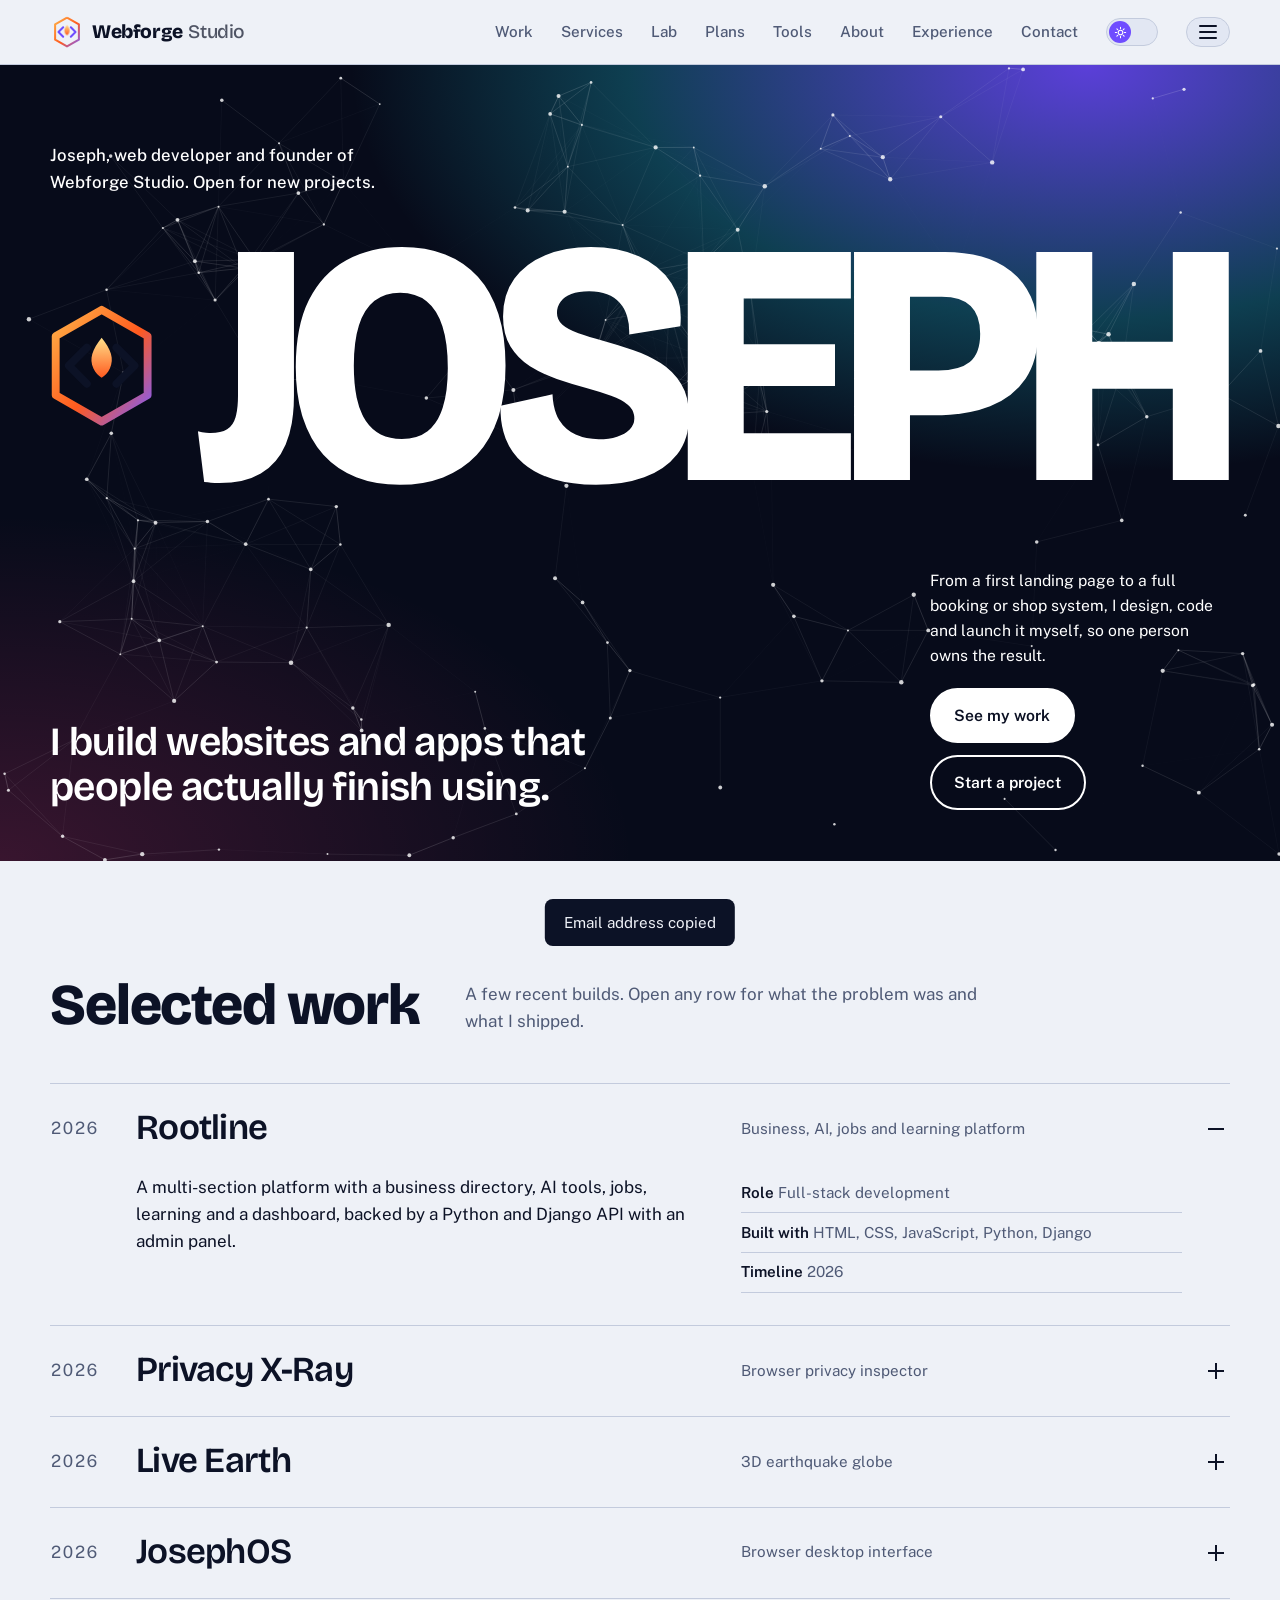
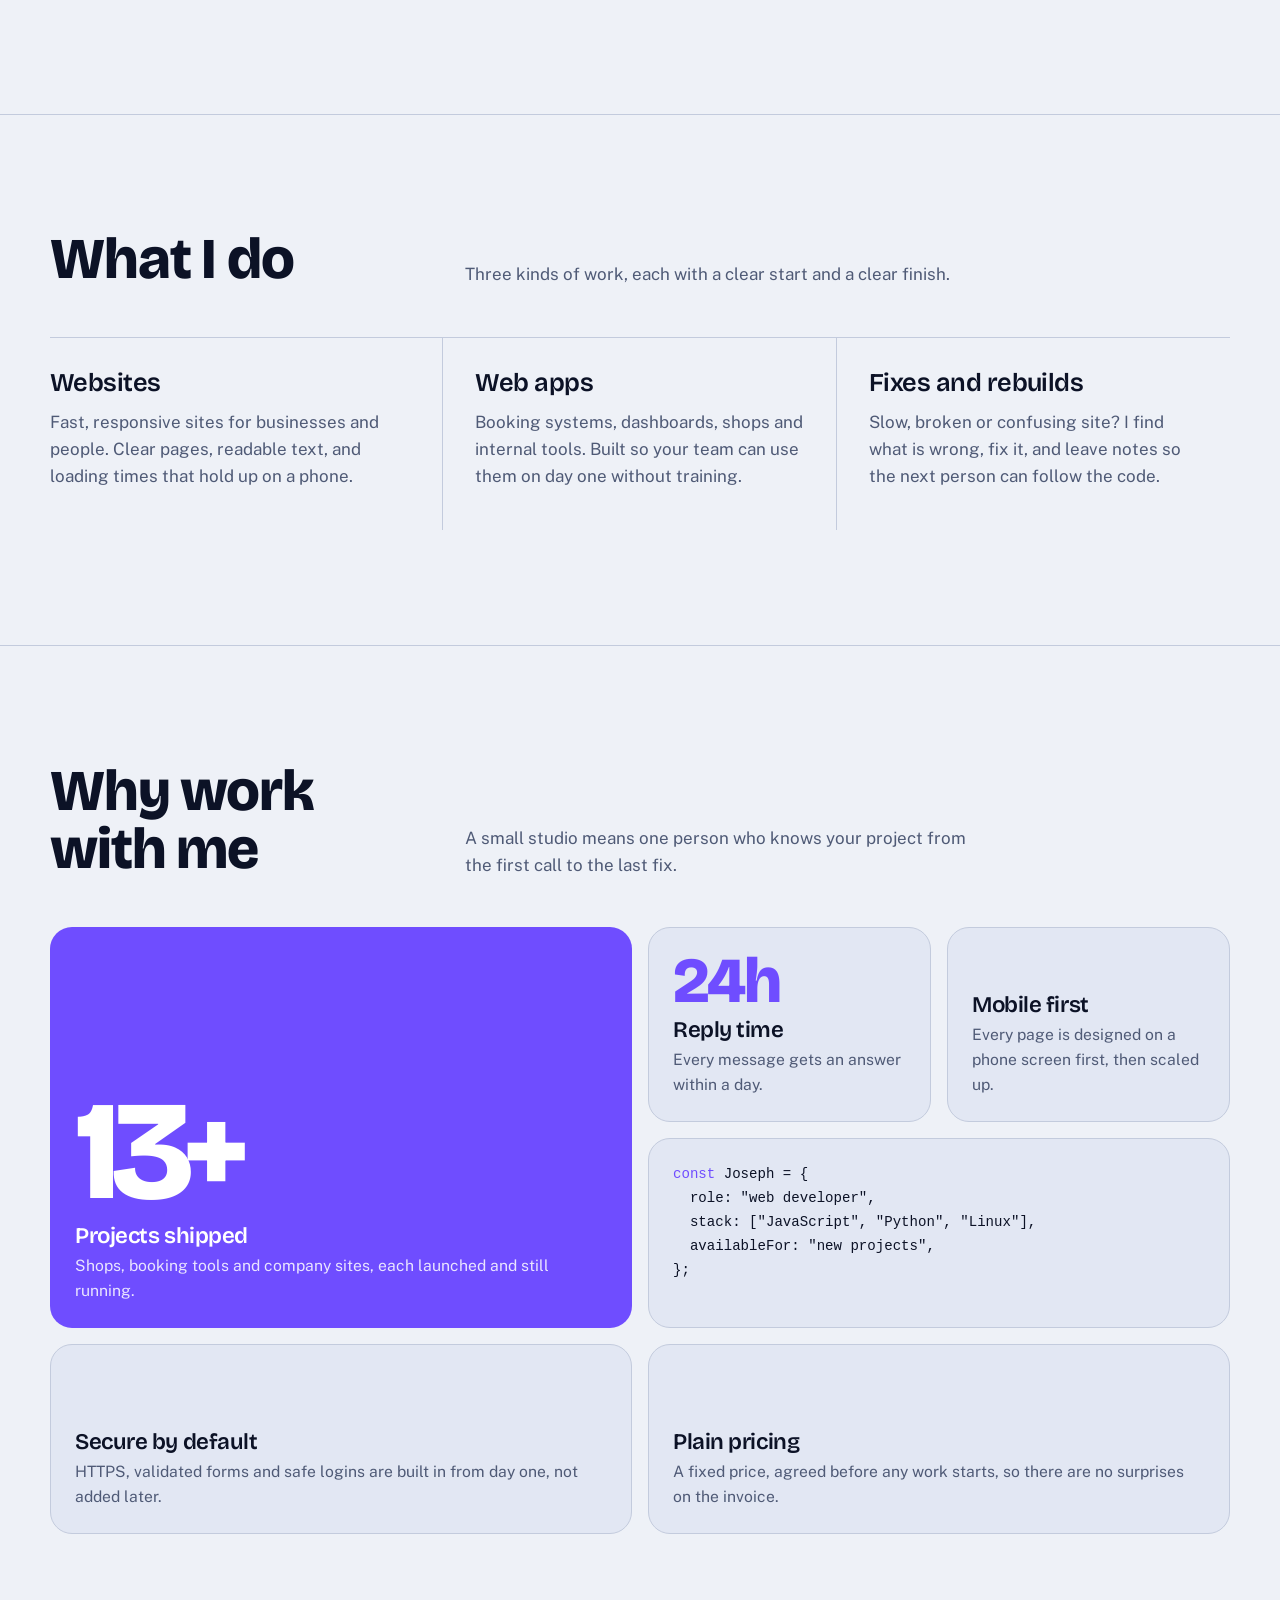
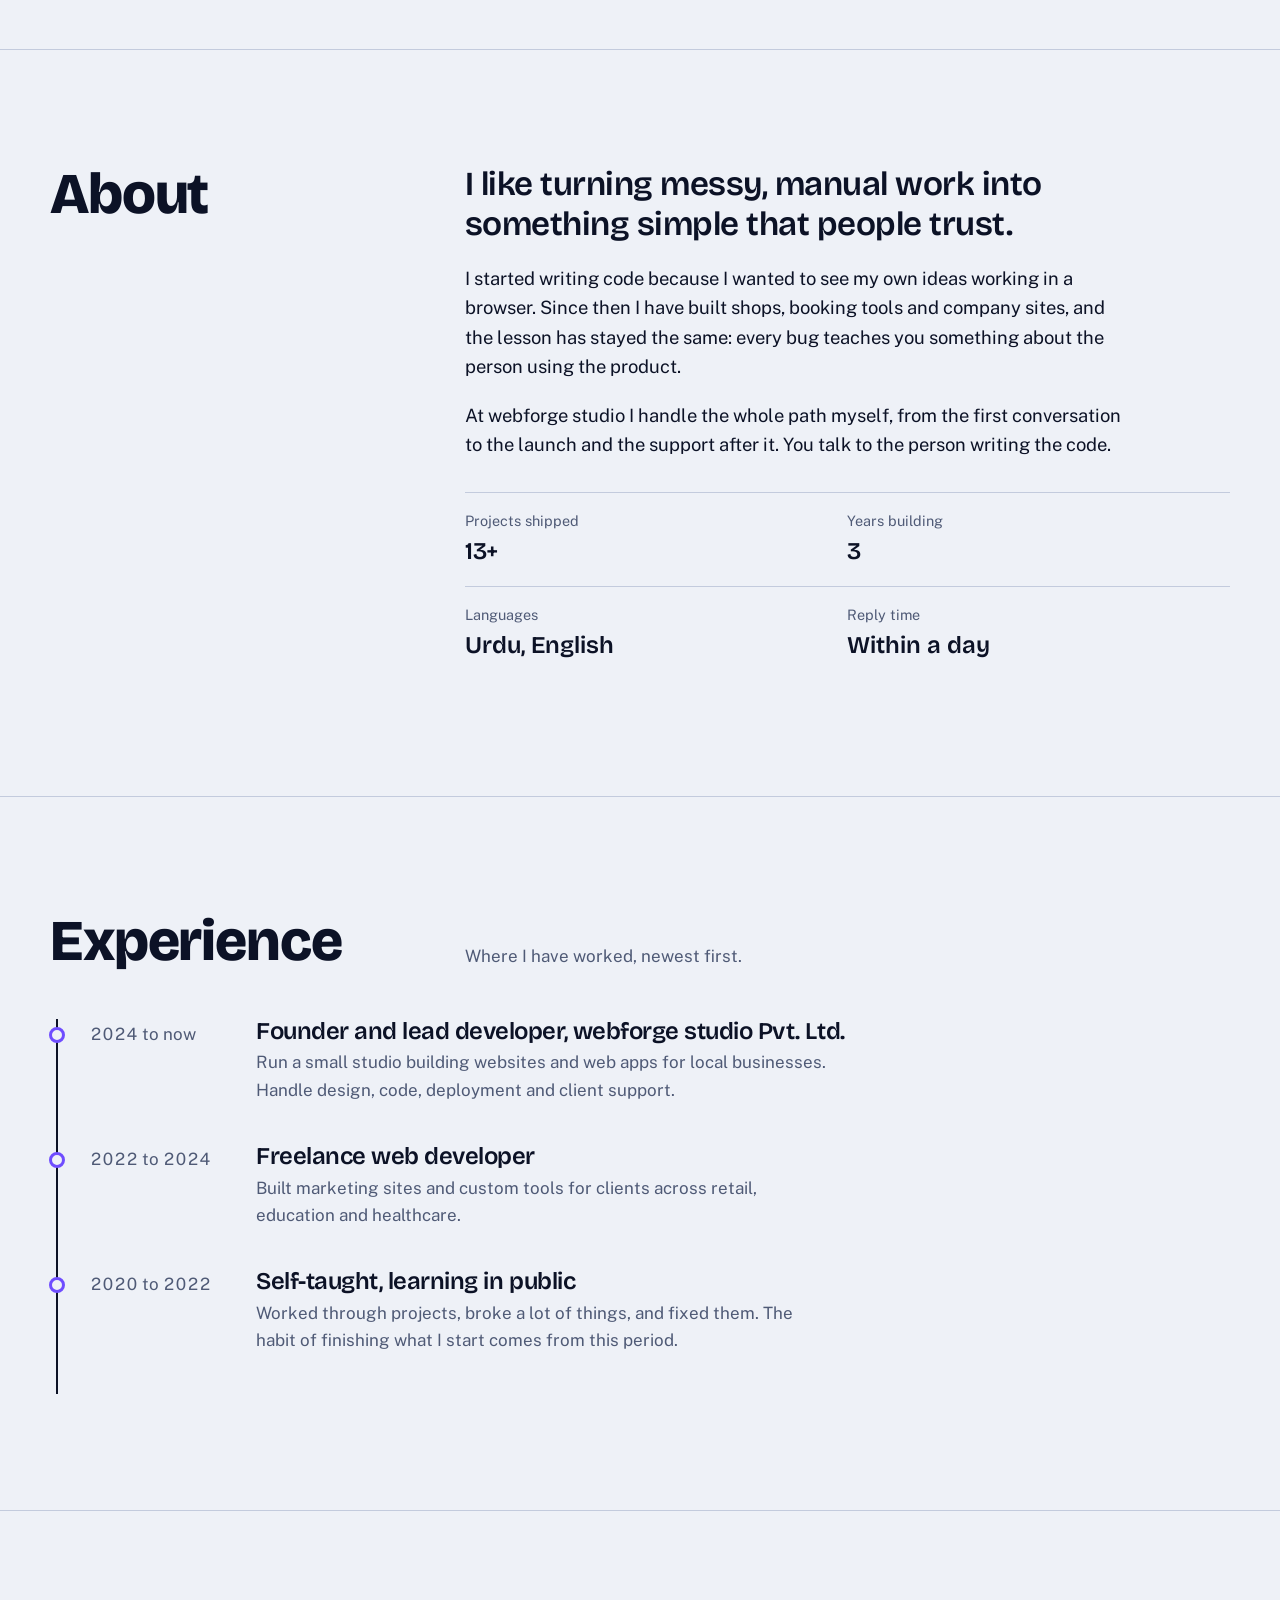
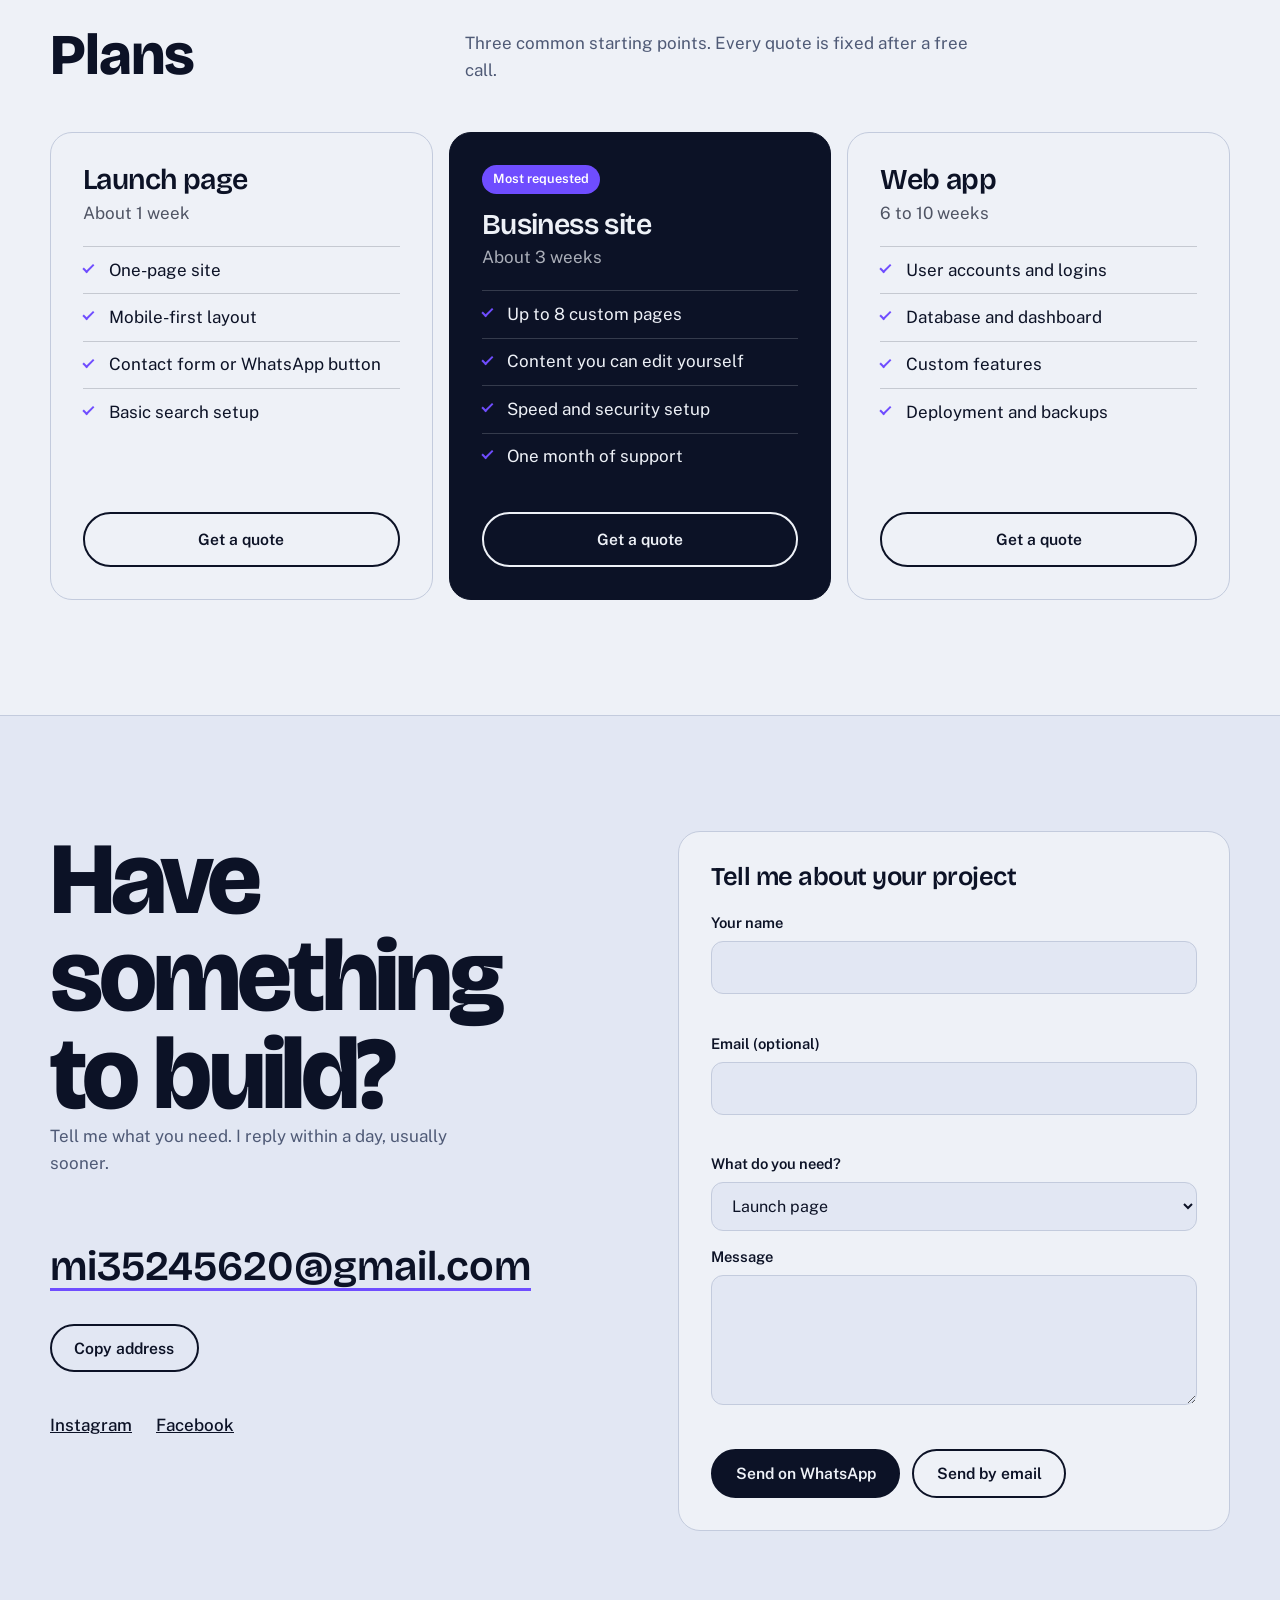
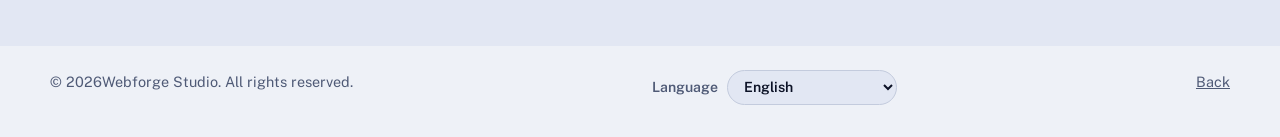
<file: index.html>
<!DOCTYPE html>
<html lang="en">
<head>
<meta charset="UTF-8">
<meta <meta name="viewport" content="width=1000">
<title>Webforge Studio</title>
<meta name="description" content="Joseph builds fast, secure websites and web apps for businesses. Explore work, services and project plans.">
<meta name="theme-color" content="#0B1023">
<meta property="og:type" content="website">
<meta property="og:site_name" content="Webforge Studio">
<meta property="og:title" content="Joseph – Web developer at Webforge Studio">
<meta property="og:description" content="Fast, secure websites and web apps, built and launched by one person.">
<meta property="og:url" content="https://webforgesarim.github.io/mine/">
<meta property="og:image" content="https://webforgesarim.github.io/mine/og-image.jpg">
<meta property="og:image:width" content="1200">
<meta property="og:image:height" content="630">
<meta name="twitter:card" content="summary_large_image">
<meta name="twitter:image" content="https://webforgesarim.github.io/mine/og-image.jpg">
<link rel="icon" href="data:image/svg+xml,%3Csvg xmlns=%27http://www.w3.org/2000/svg%27 viewBox=%270 0 100 100%27%3E%3Crect width=%27100%27 height=%27100%27 rx=%2722%27 fill=%27%23E8480C%27/%3E%3Ctext x=%2750%27 y=%2272%27 font-size=%2270%27 font-weight=%27800%27 text-anchor=%27middle%27 fill=%27white%27 font-family=%27Arial%27%3ES%3C/text%3E%3C/svg%3E">
<link rel="preconnect" href="https://fonts.googleapis.com">
<link rel="preconnect" href="https://fonts.gstatic.com" crossorigin>
<link href="https://fonts.googleapis.com/css2?family=Bricolage+Grotesque:opsz,wght@12..96,400;12..96,600;12..96,800&family=Public+Sans:wght@400;500;600&display=swap" rel="stylesheet">
<link rel="stylesheet" href="style.css">
<link rel="stylesheet" href="responsive.css">
</head>
<body>

<div class="ld" id="ld" aria-hidden="true"><div><b>Webforge Studio<span>.</span></b><i></i></div></div>
<div class="bar" id="bar"></div>
<header class="top">
  <div class="wrap">
    <a class="brand" href="#top">Webforge Studio<span>.</span></a>
    <nav id="nav" aria-label="Main">
      <a href="#work">Work</a>
      <a href="#services">Services</a>
      <a href="lab.html">Lab</a>
      <a href="#plans">Plans</a>
      <a href="tools.html">Tools</a>
      <a href="#about">About</a>
      <a href="#experience">Experience</a>
      <a href="#contact">Contact</a>
      <button class="tbtn" id="lang" type="button" lang="ur" aria-label="Switch language to Urdu">Language</button>
      <button class="tbtn" id="theme" type="button" aria-label="Switch colour theme">Theme</button>
      <button class="tbtn burger" id="burger" type="button" aria-expanded="false" aria-controls="nav">Menu</button>
    </nav>
  </div>
</header>

<main id="top">
<div class="hero">
  <div class="wrap">
    <p class="intro">Joseph, web developer and founder of Webforge Studio. Open for new projects.</p>
    <h1><span class="hero-logo" aria-hidden="true"><span class="wf-mark"><svg viewBox="0 0 40 40" focusable="false"><defs><linearGradient id="hero-wfg" x1="0" y1="0" x2="1" y2="1"><stop offset="0" stop-color="#FFB347"/><stop offset=".55" stop-color="#FF5A1F"/><stop offset="1" stop-color="#7C5CFF"/></linearGradient><linearGradient id="hero-wfl" x1="0" y1="0" x2="0" y2="1"><stop offset="0" stop-color="#FFE08A"/><stop offset="1" stop-color="#FF5A1F"/></linearGradient></defs><path d="M20 3 34 11v18L20 37 6 29V11z" fill="none" stroke="url(#hero-wfg)" stroke-width="2.4" stroke-linejoin="round"/><path d="M15.5 14.5 10 20l5.5 5.5M24.5 14.5 30 20l-5.5 5.5" fill="none" stroke="currentColor" stroke-width="2.4" stroke-linecap="round" stroke-linejoin="round"/><path d="M20 11.5c2.8 3.5 3.9 6.3 2.5 9.4-.6 1.4-1.5 2.2-2.5 2.8-1-.6-1.9-1.4-2.5-2.8-1.4-3.1-.3-5.9 2.5-9.4z" fill="url(#hero-wfl)"/></svg></span></span><span>JOSEPH</span></h1>
    <div class="row">
      <p class="lead">I build websites and apps that people actually finish using.</p>
      <div class="meta">
        <p>From a first landing page to a full booking or shop system, I design, code and launch it myself, so one person owns the result.</p>
        <div class="btns">
          <a class="btn fill" href="#work">See my work</a>
          <a class="btn" href="#contact">Start a project</a>
        </div>
      </div>
    </div>
  </div>
</div>

<section id="work">
  <div class="wrap">
    <div class="head">
      <h2>Selected work</h2>
      <p>A few recent builds. Open any row for what the problem was and what I shipped.</p>
    </div>
    <details class="proj" open>
      <summary><span class="yr">2026</span><span class="t">Rootline</span><span class="stack">Business, AI, jobs and learning platform</span><span class="pm"></span></summary>
      <div class="body"><div><p>A multi-section platform with a business directory, AI tools, jobs, learning and a dashboard, backed by a Python and Django API with an admin panel.</p></div>
        <ul><li><b>Role</b> Full-stack development</li><li><b>Built with</b> HTML, CSS, JavaScript, Python, Django</li><li><b>Timeline</b> 2026</li></ul></div>
    </details>
    <details class="proj">
      <summary><span class="yr">2026</span><span class="t">Privacy X-Ray</span><span class="stack">Browser privacy inspector</span><span class="pm"></span></summary>
      <div class="body"><div><p>Shows what a browser reveals to every website: a fingerprint ID, fonts, screen, permissions and typing rhythm. Runs fully in the browser.</p></div>
        <ul><li><b>Role</b> Front-end development</li><li><b>Built with</b> JavaScript, Web Crypto</li><li><b>Timeline</b> 2026</li></ul></div>
    </details>
    <details class="proj">
      <summary><span class="yr">2026</span><span class="t">Live Earth</span><span class="stack">3D earthquake globe</span><span class="pm"></span></summary>
      <div class="body"><div><p>A 3D globe on a real map with countries and streets, showing live earthquakes from the USGS feed.</p></div>
        <ul><li><b>Role</b> Front-end development</li><li><b>Built with</b> JavaScript, MapLibre, USGS API</li><li><b>Timeline</b> 2026</li></ul></div>
    </details>
    <details class="proj">
      <summary><span class="yr">2026</span><span class="t">JosephOS</span><span class="stack">Browser desktop interface</span><span class="pm"></span></summary>
      <div class="body"><div><p>This portfolio as a desktop that runs in the browser, with windows, a taskbar, a terminal and notes.</p></div>
        <ul><li><b>Role</b> Front-end development</li><li><b>Built with</b> JavaScript</li><li><b>Timeline</b> 2026</li></ul></div>
    </details>
  </div>
</section>

<section id="services">
  <div class="wrap">
    <div class="head">
      <h2>What I do</h2>
      <p>Three kinds of work, each with a clear start and a clear finish.</p>
    </div>
    <div class="svc">
      <div><h3>Websites</h3><p>Fast, responsive sites for businesses and people. Clear pages, readable text, and loading times that hold up on a phone.</p></div>
      <div><h3>Web apps</h3><p>Booking systems, dashboards, shops and internal tools. Built so your team can use them on day one without training.</p></div>
      <div><h3>Fixes and rebuilds</h3><p>Slow, broken or confusing site? I find what is wrong, fix it, and leave notes so the next person can follow the code.</p></div>
    </div>
  </div>
</section>

<section id="why">
  <div class="wrap">
    <div class="head">
      <h2>Why work with me</h2>
      <p>A small studio means one person who knows your project from the first call to the last fix.</p>
    </div>
    <div class="bento">
      <div class="tile big hot"><b class="n">13+</b><h3>Projects shipped</h3><p>Shops, booking tools and company sites, each launched and still running.</p></div>
      <div class="tile"><b class="n">24h</b><h3>Reply time</h3><p>Every message gets an answer within a day.</p></div>
      <div class="tile"><h3>Mobile first</h3><p>Every page is designed on a phone screen first, then scaled up.</p></div>
      <div class="tile wide"><pre><i>const</i> Joseph = {
  role: "web developer",
  stack: ["JavaScript", "Python", "Linux"],
  availableFor: "new projects",
};</pre></div>
      <div class="tile wide"><h3>Secure by default</h3><p>HTTPS, validated forms and safe logins are built in from day one, not added later.</p></div>
      <div class="tile wide"><h3>Plain pricing</h3><p>A fixed price, agreed before any work starts, so there are no surprises on the invoice.</p></div>
    </div>
  </div>
</section>

<section id="about">
  <div class="wrap about">
    <div class="head" style="display:block;margin:0"><h2>About</h2></div>
    <div class="copy">
      <p>I like turning messy, manual work into something simple that people trust.</p>
      <p>I started writing code because I wanted to see my own ideas working in a browser. Since then I have built shops, booking tools and company sites, and the lesson has stayed the same: every bug teaches you something about the person using the product.</p>
      <p>At webforge studio I handle the whole path myself, from the first conversation to the launch and the support after it. You talk to the person writing the code.</p>
      <dl>
        <div><dt>Projects shipped</dt><dd>13+</dd></div>
        <div><dt>Years building</dt><dd>3</dd></div>
        <div><dt>Languages</dt><dd>Urdu, English</dd></div>
        <div><dt>Reply time</dt><dd>Within a day</dd></div>
      </dl>
    </div>
  </div>
</section>

<section id="experience">
  <div class="wrap">
    <div class="head">
      <h2>Experience</h2>
      <p>Where I have worked, newest first.</p>
    </div>
    <div class="tl">
      <article><div class="when">2024 to now</div><div><h3>Founder and lead developer, webforge studio Pvt. Ltd.</h3><p>Run a small studio building websites and web apps for local businesses. Handle design, code, deployment and client support.</p></div></article>
      <article><div class="when">2022 to 2024</div><div><h3>Freelance web developer</h3><p>Built marketing sites and custom tools for clients across retail, education and healthcare.</p></div></article>
      <article><div class="when">2020 to 2022</div><div><h3>Self-taught, learning in public</h3><p>Worked through projects, broke a lot of things, and fixed them. The habit of finishing what I start comes from this period.</p></div></article>
    </div>
  </div>
</section>

<section id="plans">
  <div class="wrap">
    <div class="head">
      <h2>Plans</h2>
      <p>Three common starting points. Every quote is fixed after a free call.</p>
    </div>
    <div class="plans">
      <div class="plan"><h3>Launch page</h3><p class="time">About 1 week</p><ul><li>One-page site</li><li>Mobile-first layout</li><li>Contact form or WhatsApp button</li><li>Basic search setup</li></ul><a class="btn" href="#contact">Get a quote</a></div>
      <div class="plan pop"><span class="tag">Most requested</span><h3>Business site</h3><p class="time">About 3 weeks</p><ul><li>Up to 8 custom pages</li><li>Content you can edit yourself</li><li>Speed and security setup</li><li>One month of support</li></ul><a class="btn" href="#contact">Get a quote</a></div>
      <div class="plan"><h3>Web app</h3><p class="time">6 to 10 weeks</p><ul><li>User accounts and logins</li><li>Database and dashboard</li><li>Custom features</li><li>Deployment and backups</li></ul><a class="btn" href="#contact">Get a quote</a></div>
    </div>
  </div>
</section>

<dialog class="pal" id="pal" aria-label="Search and shortcuts">
  <input id="pin" type="text" placeholder="Jump to a section, page or action" autocomplete="off" spellcheck="false" role="combobox" aria-expanded="true" aria-controls="plist" aria-label="Search">
  <ul id="plist" role="listbox"></ul>
  <div class="foot">Arrow keys to move, Enter to open, Esc to close</div>
</dialog>

<section class="contact" id="contact">
  <div class="wrap cgrid">
    <div>
      <h2>Have something to build?</h2>
      <p class="note">Tell me what you need. I reply within a day, usually sooner.</p>
      <a class="mail" id="mail" href="mailto:mi35245620@gmail.com">mi35245620@gmail.com</a>
      <div class="btns">
        <button class="btn" id="copy" type="button">Copy address</button>
      </div>
      <div class="social">
        <a href="https://www.instagram.com/sh1nobiee" target="_blank" rel="noopener">Instagram</a>
        <a href="https://www.facebook.com/sh1nobie" target="_blank" rel="noopener">Facebook</a>
      </div>
    </div>

    <form class="cform" id="cform" novalidate aria-label="Project enquiry">
      <h3>Tell me about your project</h3>
      <div class="fld">
        <label for="cname">Your name</label>
        <input id="cname" type="text" autocomplete="name" aria-describedby="cname-err">
        <p class="err" id="cname-err" aria-live="polite"></p>
      </div>
      <div class="fld">
        <label for="cemail">Email (optional)</label>
        <input id="cemail" type="email" autocomplete="email" aria-describedby="cemail-err">
        <p class="err" id="cemail-err" aria-live="polite"></p>
      </div>
      <div class="fld">
        <label for="ctype">What do you need?</label>
        <select id="ctype">
          <option>Launch page</option>
          <option>Business site</option>
          <option>Web app</option>
          <option>Fix or rebuild</option>
          <option>Something else</option>
        </select>
      </div>
      <div class="fld">
        <label for="cmsg">Message</label>
        <textarea id="cmsg" aria-describedby="cmsg-err"></textarea>
        <p class="err" id="cmsg-err" aria-live="polite"></p>
      </div>
      <div class="btns">
        <button class="btn fill" id="cwa" type="button">Send on WhatsApp</button>
        <button class="btn" id="cmail" type="button">Send by email</button>
      </div>
    </form>
  </div>
</section>
</main>

<footer>
  <div class="wrap">
    <span>&copy; <span id="yr">2026</span>Webforge Studio. All rights reserved.</span>
        <label class="footer-lang" for="footer-language"><span>Language</span><select id="footer-language" aria-label="Choose language"></select></label>
    <a href="#top">Back</a>
  </div>
</footer>

<div class="toast" id="toast" role="status" aria-live="polite">Email address copied</div>
<script src="script.js" defer></script>
<script src="lang-menu.js" defer></script>
<script src="joseph-fx.js" defer></script>
<script src="joseph-ui.js" defer></script>
<script src="code-rain.js" defer></script>
</body>
</html
</file>
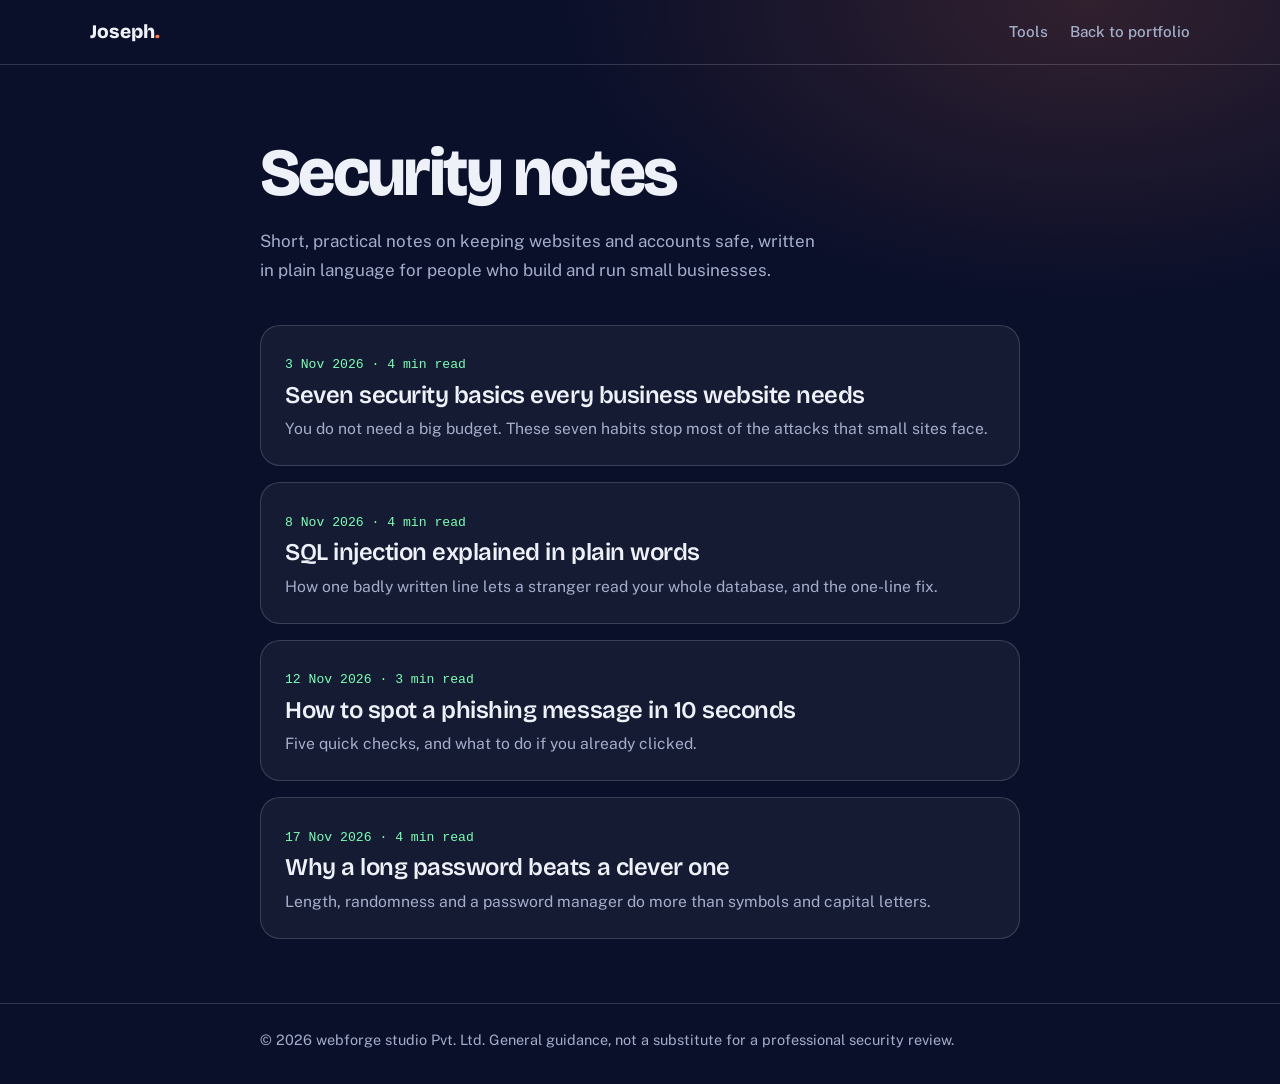
<file: blog.html>
<!DOCTYPE html>
<html lang="en">
<head>
<meta charset="UTF-8">
<meta name="viewport" content="width=device-width, initial-scale=1, viewport-fit=cover">
<title>Security notes – Joseph</title>
<meta name="description" content="Short, practical notes on website security: basics, SQL injection, phishing and passwords, written in plain language.">
<meta name="theme-color" content="#0A0F2A">
<link rel="preconnect" href="https://fonts.googleapis.com">
<link rel="preconnect" href="https://fonts.gstatic.com" crossorigin>
<link href="https://fonts.googleapis.com/css2?family=Bricolage+Grotesque:opsz,wght@12..96,400;12..96,600;12..96,800&family=Public+Sans:wght@400;500;600&display=swap" rel="stylesheet">
<style>
:root{--bg:#0A0F2A;--ink:#EEF1F7;--mute:#A3AECB;--line:rgba(255,255,255,.16);--acc:#FF7A45;--g:#7CFFB2;--c:#5CE1E6;
  --display:'Bricolage Grotesque','Segoe UI',Arial,sans-serif;--body:'Public Sans','Segoe UI',Arial,sans-serif;--mono:ui-monospace,Menlo,Consolas,monospace;
  color-scheme:dark;padding-top:env(safe-area-inset-top,0px);padding-bottom:env(safe-area-inset-bottom,0px)}
*,*::before,*::after{box-sizing:border-box}
html{scroll-padding-top:20px}
body{margin:0;background:var(--bg) radial-gradient(60% 40% at 85% 0%,rgba(255,122,69,.16),transparent 70%) no-repeat;color:var(--ink);font:1.0625rem/1.7 var(--body);-webkit-font-smoothing:antialiased}
a{color:var(--c)}
:focus-visible{outline:3px solid var(--acc);outline-offset:3px;border-radius:6px}
.wrap{width:min(760px,100% - 2.5rem);margin-inline:auto}
h1,h2,h3{font-family:var(--display);margin:0;letter-spacing:-.02em;line-height:1.1}
.top{border-bottom:1px solid var(--line)}
.top .wrap{display:flex;justify-content:space-between;align-items:center;height:64px;width:min(1100px,100% - 2.5rem)}
.brand{font-family:var(--display);font-weight:800;font-size:1.2rem;text-decoration:none;color:var(--ink)}
.brand span{color:var(--acc)}
.top nav{display:flex;gap:1.4rem;font-size:.95rem;font-weight:500}
.top nav a{text-decoration:none;color:var(--mute)}
.top nav a:hover{color:var(--ink)}
.intro{padding:clamp(2.5rem,7vw,4.5rem) 0 1.5rem}
.intro h1{font-size:clamp(2.4rem,7vw,4.2rem);font-weight:800;letter-spacing:-.04em}
.intro p{color:var(--mute);margin:1rem 0 0;max-width:56ch}
.list{display:grid;gap:1rem;margin:1rem 0 4rem}
.card{display:block;text-decoration:none;color:var(--ink);border:1px solid var(--line);border-radius:20px;padding:1.4rem 1.5rem;background:rgba(255,255,255,.05);transition:border-color .2s,transform .2s}
.card:hover{border-color:var(--acc);transform:translateY(-2px)}
.card h2{font-size:1.5rem;font-weight:600;margin:.3rem 0 .5rem}
.card p{margin:0;color:var(--mute);font-size:.98rem}
.meta{font:.82rem var(--mono);color:var(--g)}
.post{display:none;padding:2.5rem 0 4rem}
.post:target{display:block}
main:has(.post:target) .intro,main:has(.post:target) .list{display:none}
.back{display:inline-block;margin-bottom:1.5rem;font-size:.95rem}
.post h1{font-size:clamp(2rem,6vw,3.2rem);font-weight:800;letter-spacing:-.03em;margin:.4rem 0 1.5rem}
.post h2{font-size:1.5rem;font-weight:600;margin:2rem 0 .6rem}
.post p,.post li{max-width:68ch}
.post ul,.post ol{padding-left:1.3rem}
.post li{margin:.5rem 0}
.post li::marker{color:var(--acc)}
pre{margin:1rem 0;padding:1rem 1.2rem;overflow-x:auto;border:1px solid var(--line);border-radius:14px;background:rgba(0,0,0,.35);font:.9rem/1.6 var(--mono);color:var(--g)}
.note{margin:2rem 0 0;padding:1.1rem 1.3rem;border:1px solid var(--line);border-left:3px solid var(--acc);border-radius:12px;background:rgba(255,255,255,.05)}
.note p{margin:0}
footer{border-top:1px solid var(--line);padding:1.5rem 0 2rem;color:var(--mute);font-size:.9rem}
@media (prefers-reduced-motion:reduce){.card{transition:none}.card:hover{transform:none}}
</style>
<link rel="stylesheet" href="responsive.css">
</head>
<body>
<header class="top"><div class="wrap">
  <a class="brand" href="index.html">Joseph<span>.</span></a>
  <nav><a href="tools.html">Tools</a><a href="index.html">Back to portfolio</a></nav>
</div></header>

<main class="wrap">
  <section class="intro">
    <h1>Security notes</h1>
    <p>Short, practical notes on keeping websites and accounts safe, written in plain language for people who build and run small businesses.</p>
  </section>

  <div class="list">
    <a class="card" href="#website-basics"><span class="meta">3 Nov 2026 · 4 min read</span><h2>Seven security basics every business website needs</h2><p>You do not need a big budget. These seven habits stop most of the attacks that small sites face.</p></a>
    <a class="card" href="#sql-injection"><span class="meta">8 Nov 2026 · 4 min read</span><h2>SQL injection explained in plain words</h2><p>How one badly written line lets a stranger read your whole database, and the one-line fix.</p></a>
    <a class="card" href="#phishing"><span class="meta">12 Nov 2026 · 3 min read</span><h2>How to spot a phishing message in 10 seconds</h2><p>Five quick checks, and what to do if you already clicked.</p></a>
    <a class="card" href="#passwords"><span class="meta">17 Nov 2026 · 4 min read</span><h2>Why a long password beats a clever one</h2><p>Length, randomness and a password manager do more than symbols and capital letters.</p></a>
  </div>

  <article class="post" id="website-basics">
    <a class="back" href="blog.html">&larr; All notes</a>
    <span class="meta">3 Nov 2026 · 4 min read</span>
    <h1>Seven security basics every business website needs</h1>
    <p>Most hacked small websites were not targeted for who they are. They were found by automatic scanners looking for easy mistakes. Fix these seven and you are already harder to attack than most.</p>
    <h2>1. Use HTTPS everywhere</h2>
    <p>The padlock next to your address means traffic between the visitor and your site is encrypted. Free certificates are available, so there is no reason to skip it. Make sure the plain http address redirects to https.</p>
    <h2>2. Keep software updated</h2>
    <p>Your website platform, plugins and themes all get security fixes. Sites that run old versions are the easiest to break into. Turn on automatic updates where you can.</p>
    <h2>3. Back up automatically, away from the server</h2>
    <p>A backup stored on the same server disappears with the server. Keep a recent copy somewhere else, and try restoring it once so you know it works.</p>
    <h2>4. Turn on two-step login</h2>
    <p>Add a code from your phone to the admin panel, your hosting account, your domain registrar and your email. A stolen password alone is then not enough.</p>
    <h2>5. Use unique, long passwords</h2>
    <p>Reusing a password means one leak opens every account. A password manager makes unique passwords painless.</p>
    <h2>6. Give people only the access they need</h2>
    <p>Remove accounts of former staff and freelancers. Not everyone who edits content needs to be an administrator.</p>
    <h2>7. Know when your site goes down</h2>
    <p>A free uptime monitor can message you when something breaks, so you hear it before your customers do.</p>
    <div class="note"><p>Want to see where you stand? Try the <a href="lab.html#security">two-minute security check</a> on my lab page.</p></div>
  </article>

  <article class="post" id="sql-injection">
    <a class="back" href="blog.html">&larr; All notes</a>
    <span class="meta">8 Nov 2026 · 4 min read</span>
    <h1>SQL injection explained in plain words</h1>
    <p>Many websites keep their data in a database and talk to it using a language called SQL. SQL injection happens when a site pastes what a visitor typed straight into a database question, and the visitor types something that changes the question.</p>
    <h2>The mistake</h2>
    <p>Imagine a login form. The code builds a query by gluing text together:</p>
<pre>name = request.form["name"]
query = "SELECT * FROM users WHERE name = '" + name + "'"</pre>
    <p>If someone types a normal name, it works. But if they type <code>' OR 1=1 --</code>, the query becomes:</p>
<pre>SELECT * FROM users WHERE name = '' OR 1=1 --'</pre>
    <p>Because 1=1 is always true, the database returns every user. The <code>--</code> turns the rest of the line into a comment. The visitor has rewritten your question.</p>
    <h2>The fix: parameterised queries</h2>
    <p>Send the query and the visitor’s text separately. The database then treats the text only as data, never as instructions:</p>
<pre>cursor.execute("SELECT * FROM users WHERE name = %s", (name,))</pre>
    <p>Every serious database library supports this. If your code builds queries by joining strings, that is the first thing to change.</p>
    <h2>Extra layers</h2>
    <ul>
      <li>Give the website’s database account only the permissions it needs, never full admin rights.</li>
      <li>Do not show raw database errors to visitors. They reveal how your tables are built.</li>
      <li>Validate input, for example by checking that an age field really contains a number.</li>
    </ul>
    <div class="note"><p>Practice spotting this and other attacks in my <a href="defense.html">Firewall Defence game</a>.</p></div>
  </article>

  <article class="post" id="phishing">
    <a class="back" href="blog.html">&larr; All notes</a>
    <span class="meta">12 Nov 2026 · 3 min read</span>
    <h1>How to spot a phishing message in 10 seconds</h1>
    <p>Phishing is a message that pretends to be a bank, a courier, a boss or a friend so that you click a link or share a secret. Take ten seconds and run these five checks.</p>
    <ol>
      <li><b>Look at the real sender.</b> The display name can say anything. Check the actual address, and watch for small spelling changes like a swapped letter.</li>
      <li><b>Notice the pressure.</b> “Your account will be closed today” and “you have won a prize” are designed to make you act before you think.</li>
      <li><b>Check where the link really goes.</b> On a computer, hover over it. On a phone, press and hold. If the address is not the company’s own site, do not open it.</li>
      <li><b>Be careful with attachments.</b> Unexpected invoices, zip files and files ending in .exe are common ways to deliver malware.</li>
      <li><b>Never share codes.</b> No genuine bank, courier or support agent will ask for the one-time code sent to your phone.</li>
    </ol>
    <h2>If you already clicked</h2>
    <ul>
      <li>Do not enter anything on the page. Close it.</li>
      <li>If you did type a password, change it right away, and change it anywhere else you reused it.</li>
      <li>Turn on two-step login for that account.</li>
      <li>If money or a bank card is involved, contact your bank immediately using the number on your card.</li>
    </ul>
    <div class="note"><p>When unsure, do not use the message. Open the company’s site or app yourself and check there.</p></div>
  </article>

  <article class="post" id="passwords">
    <a class="back" href="blog.html">&larr; All notes</a>
    <span class="meta">17 Nov 2026 · 4 min read</span>
    <h1>Why a long password beats a clever one</h1>
    <p>“Joseph@123” looks strong because it has a capital, a symbol and numbers. Attackers know that pattern well, and guessing programs try it in the first few moments. What really protects you is length and randomness.</p>
    <h2>Why length wins</h2>
    <p>Every extra character multiplies the number of possible passwords. A longer password also makes a guessing attack take far longer, even if it uses only simple words, as long as the words are not predictable.</p>
    <h2>Use a passphrase</h2>
    <p>Pick four or more unrelated words at random, such as “lamp river orange stapler”. It is easy to remember and much harder to guess than a short, complicated password. Do not use a famous quote or a sentence about yourself.</p>
    <h2>Use a password manager</h2>
    <p>A manager creates a long random password for every site and remembers it for you. You only remember one strong master passphrase. This ends the habit of reusing passwords.</p>
    <h2>Add two-step login</h2>
    <p>Even a very good password can leak from a site you do not control. A second step means a leaked password alone is not enough.</p>
    <h2>How sites should store passwords</h2>
    <p>Well-built sites never store the password itself. They store a slow, salted hash made with a method such as bcrypt or Argon2, which makes each guess expensive for an attacker.</p>
    <div class="note"><p>Try it yourself on the <a href="tools.html">Tools page</a>: check a password’s strength, see whether an old one has leaked, and watch a simulated attacker at work.</p></div>
  </article>
</main>

<footer><div class="wrap">&copy; <span id="yr">2026</span> webforge studio Pvt. Ltd. General guidance, not a substitute for a professional security review.</div></footer>
<script>document.getElementById('yr').textContent=new Date().getFullYear()</script>
<script src="code-rain.js" defer></script>
</body>
</html>
</file>
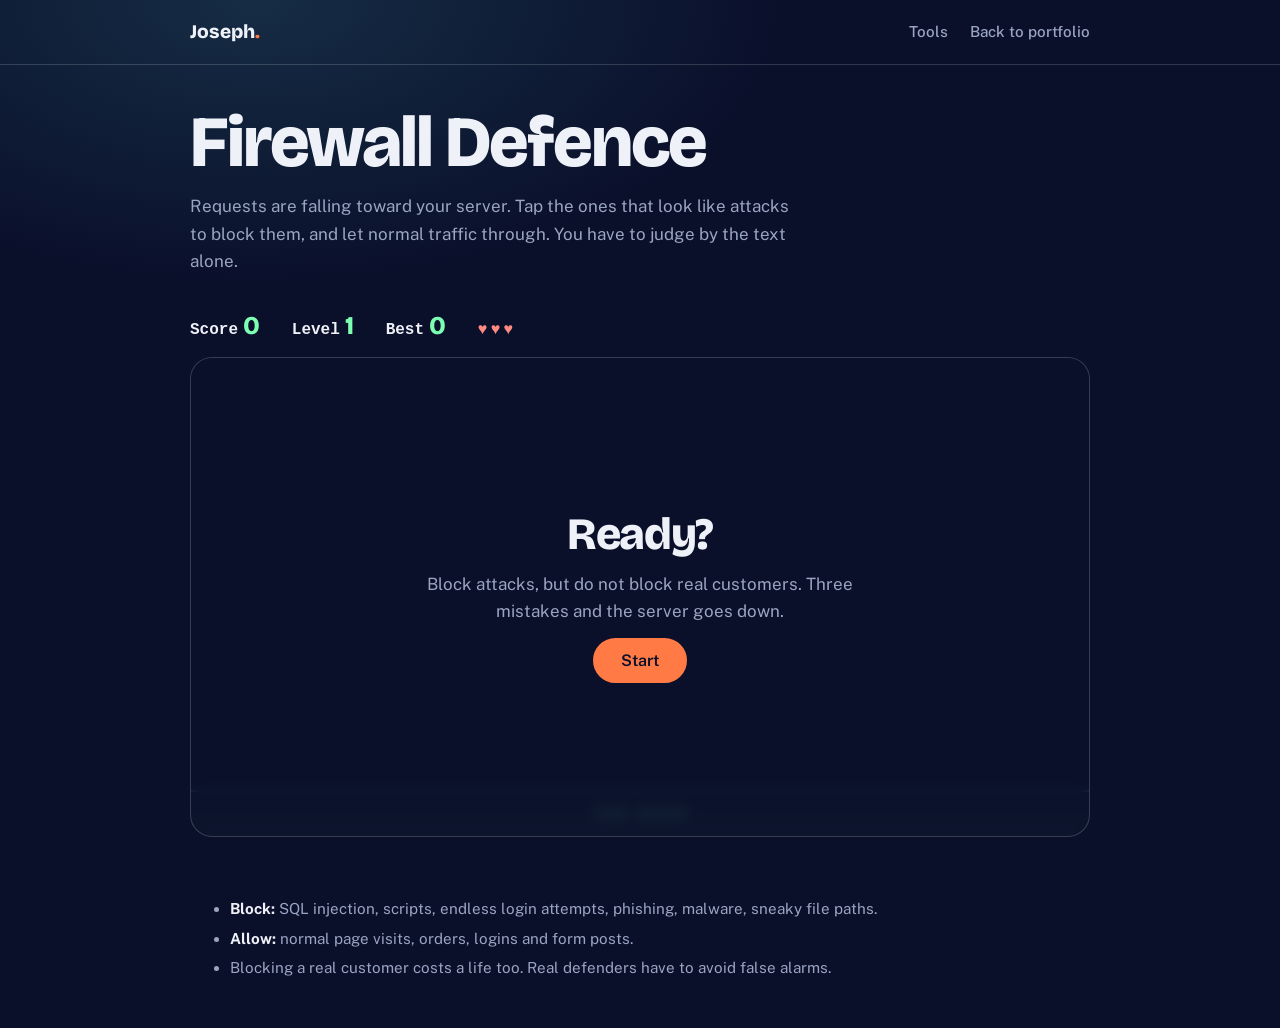
<file: defense.html>
<!DOCTYPE html>
<html lang="en">
<head>
<meta charset="UTF-8">
<meta name="viewport" content="width=device-width, initial-scale=1, viewport-fit=cover">
<title>Firewall Defence – Joseph</title>
<meta name="description" content="A small game: block attacks, let real customers through. Learn to spot SQL injection, phishing and malware.">
<meta name="theme-color" content="#0A0F2A">
<link rel="preconnect" href="https://fonts.googleapis.com">
<link rel="preconnect" href="https://fonts.gstatic.com" crossorigin>
<link href="https://fonts.googleapis.com/css2?family=Bricolage+Grotesque:opsz,wght@12..96,400;12..96,600;12..96,800&family=Public+Sans:wght@400;500;600&display=swap" rel="stylesheet">
<style>
:root{--bg:#0A0F2A;--ink:#EEF1F7;--mute:#9AA5C2;--line:rgba(255,255,255,.16);--acc:#FF7A45;--g:#7CFFB2;--c:#5CE1E6;--bad:#FF8A80;
  --display:'Bricolage Grotesque','Segoe UI',Arial,sans-serif;--body:'Public Sans','Segoe UI',Arial,sans-serif;--mono:ui-monospace,Menlo,Consolas,monospace;
  color-scheme:dark;padding-top:env(safe-area-inset-top,0px);padding-bottom:env(safe-area-inset-bottom,0px)}
*,*::before,*::after{box-sizing:border-box}
body{margin:0;background:var(--bg) radial-gradient(60% 40% at 20% 0%,rgba(92,225,230,.14),transparent 70%) no-repeat;color:var(--ink);font:1.0625rem/1.6 var(--body);-webkit-font-smoothing:antialiased}
a{color:inherit}
:focus-visible{outline:3px solid var(--acc);outline-offset:3px;border-radius:6px}
.wrap{width:min(900px,100% - 2rem);margin-inline:auto}
h1,h2{font-family:var(--display);margin:0;letter-spacing:-.03em;line-height:1.05}
.top{border-bottom:1px solid var(--line)}
.top .wrap{display:flex;justify-content:space-between;align-items:center;height:64px}
.brand{font-family:var(--display);font-weight:800;font-size:1.2rem;text-decoration:none}
.brand span{color:var(--acc)}
.top nav{display:flex;gap:1.4rem;font-size:.95rem;font-weight:500}
.top nav a{text-decoration:none;color:var(--mute)}
.top nav a:hover{color:var(--ink)}
.intro{padding:2.5rem 0 1.2rem}
.intro h1{font-size:clamp(2.4rem,7vw,4.5rem);font-weight:800}
.intro p{color:var(--mute);max-width:60ch;margin:.8rem 0 0}
.hud{display:flex;flex-wrap:wrap;gap:.5rem 2rem;align-items:baseline;margin:1rem 0;font:600 1rem var(--mono)}
.hud b{font:800 1.6rem var(--display);color:var(--g);margin-left:.3rem}
.hud .hearts{letter-spacing:.2em;color:var(--bad)}
.stage{position:relative;height:min(62vh,480px);min-height:360px;overflow:hidden;border:1px solid var(--line);border-radius:22px;background:rgba(255,255,255,.04)}
.stage.hit{animation:hit .35s}
@keyframes hit{50%{box-shadow:inset 0 0 0 4px var(--bad)}}
.srv{position:absolute;left:0;right:0;bottom:0;height:46px;display:flex;align-items:center;justify-content:center;gap:.6rem;font:600 .9rem var(--mono);color:var(--g);background:linear-gradient(0deg,rgba(124,255,178,.22),rgba(124,255,178,.04));border-top:2px dashed var(--g)}
.pk{position:absolute;left:0;top:0;width:min(200px,62%);font:.82rem/1.35 var(--mono);padding:.55rem .7rem;border:1px solid var(--c);border-radius:10px;background:rgba(20,40,70,.92);color:var(--ink);text-align:left;cursor:pointer;word-break:break-all;touch-action:manipulation;will-change:transform}
.pk:hover{border-color:var(--acc)}
.ov{position:absolute;inset:0;display:grid;place-content:center;gap:.8rem;text-align:center;padding:1.5rem;background:rgba(10,15,42,.88);-webkit-backdrop-filter:blur(6px);backdrop-filter:blur(6px)}
.ov[hidden]{display:none}
.ov h2{font-size:clamp(1.8rem,5vw,2.8rem);font-weight:800}
.ov p{margin:0 auto;max-width:44ch;color:var(--mute)}
.btn{font:600 1rem var(--body);justify-self:center;padding:.7rem 1.6rem;border-radius:99px;border:2px solid var(--acc);background:var(--acc);color:#0A0F2A;cursor:pointer}
.btn:hover{opacity:.9}
.ghost{background:none;color:var(--ink);border-color:var(--ink);text-decoration:none;display:inline-block}
.say{min-height:1.6em;margin:.8rem 0 0;color:var(--mute);font:.92rem var(--mono)}
.legend{margin:1.5rem 0 3rem;color:var(--mute);font-size:.95rem}
.legend li{margin:.3rem 0}
.legend b{color:var(--ink)}
@media (prefers-reduced-motion:reduce){.stage.hit{animation:none}}
[hidden]{display:none!important}
</style>
<link rel="stylesheet" href="responsive.css">
</head>
<body>
<header class="top"><div class="wrap">
  <a class="brand" href="index.html">Joseph<span>.</span></a>
  <nav><a href="tools.html">Tools</a><a href="index.html">Back to portfolio</a></nav>
</div></header>

<main class="wrap">
  <section class="intro">
    <h1>Firewall Defence</h1>
    <p>Requests are falling toward your server. Tap the ones that look like attacks to block them, and let normal traffic through. You have to judge by the text alone.</p>
  </section>

  <div class="hud" aria-live="off">
    <span>Score<b id="sc">0</b></span>
    <span>Level<b id="lv">1</b></span>
    <span>Best<b id="bs">0</b></span>
    <span class="hearts" id="hp" aria-label="Lives"></span>
  </div>

  <div class="stage" id="stage">
    <div class="srv">YOUR SERVER</div>
    <div class="ov" id="ov">
      <h2 id="ovt">Ready?</h2>
      <p id="ovp">Block attacks, but do not block real customers. Three mistakes and the server goes down.</p>
      <div><button class="btn" id="go" type="button">Start</button></div>
      <a class="btn ghost" id="ovl" href="index.html#contact" hidden>Talk to me about security</a>
    </div>
  </div>
  <p class="say" id="say" role="status" aria-live="polite"></p>

  <ul class="legend">
    <li><b>Block:</b> SQL injection, scripts, endless login attempts, phishing, malware, sneaky file paths.</li>
    <li><b>Allow:</b> normal page visits, orders, logins and form posts.</li>
    <li>Blocking a real customer costs a life too. Real defenders have to avoid false alarms.</li>
  </ul>
</main>

<script>
(()=>{
const $=id=>document.getElementById(id);
const stage=$('stage');
const BAD=[["' OR 1=1 --","SQL injection"],["\u003Cscript\u003Esteal()\u003C/script\u003E","cross-site scripting"],["login attempt #500","brute force"],["Verify your bank now!","phishing"],["invoice.exe","malware"],["GET /../../etc/passwd","path traversal"],["admin' --","SQL injection"],["Your prize is waiting","phishing"]];
const GOOD=["GET /home","Order #482","Login: Joseph","POST /contact","GET logo.png","GET /pricing","Order #911","GET /about"];
let S=null,raf=0,last=0,wait=0;
const best=()=>{try{return +localStorage.getItem('dbest')||0}catch(e){return 0}};
const setBest=v=>{try{localStorage.setItem('dbest',v)}catch(e){}};
const say=m=>{$('say').textContent=m};
const hud=()=>{
  $('sc').textContent=S.score;$('lv').textContent=S.level;
  $('bs').textContent=Math.max(best(),S.score);
  $('hp').textContent='\u2665'.repeat(Math.max(0,S.lives));
};
const drop=p=>{p.el.remove();S.p=S.p.filter(x=>x!==p)};
const lose=m=>{
  if(!S||!S.run)return;
  S.lives--;say(m);hud();
  stage.classList.remove('hit');void stage.offsetWidth;stage.classList.add('hit');
  if(S.lives<=0)end();
};
const spawn=()=>{
  const bad=Math.random()<.55,el=document.createElement('button');
  const d=bad?BAD[Math.random()*BAD.length|0]:[GOOD[Math.random()*GOOD.length|0]];
  el.type='button';el.className='pk';el.textContent=d[0];
  stage.appendChild(el);
  const p={el,bad,text:d[0],kind:d[1],y:-50,x:Math.random()*Math.max(0,stage.clientWidth-el.offsetWidth)};
  el.addEventListener('click',()=>{
    if(!S||!S.run)return;
    drop(p);
    if(bad){S.score+=10;say('Blocked '+p.kind+'.')}
    else lose('That was a real customer: '+p.text);
    S.level=1+Math.floor(S.score/80);hud();
  });
  S.p.push(p);
};
const loop=t=>{
  if(!S||!S.run)return;
  const dt=Math.min(.05,(t-last)/1000);last=t;
  wait-=dt*1000;
  if(wait<=0){spawn();wait=Math.max(420,1100-(S.level-1)*90)}
  const speed=70+(S.level-1)*18,line=stage.clientHeight-46-30;
  S.p.slice().forEach(p=>{
    if(!S.run)return;
    p.y+=speed*dt;
    p.el.style.transform='translate('+p.x+'px,'+p.y+'px)';
    if(p.y>line){
      drop(p);
      if(p.bad)lose('Let through: '+p.kind+' reached your server.');
      else{S.score+=5;say('Delivered: '+p.text);S.level=1+Math.floor(S.score/80);hud()}
    }
  });
  if(S.run)raf=requestAnimationFrame(loop);
};
const end=()=>{
  S.run=false;cancelAnimationFrame(raf);
  const b=best(),newBest=S.score>b;
  if(newBest)setBest(S.score);
  const rank=S.score<100?'Rookie':S.score<300?'Analyst':'Security engineer';
  $('ovt').textContent='Server down';
  $('ovp').textContent='Score '+S.score+(newBest?' (new best!)':'')+'. Rank: '+rank+'. Real attacks never pause, so real sites need real protection.';
  $('go').textContent='Play again';$('ovl').hidden=false;$('ov').hidden=false;
  $('go').focus();hud();
};
$('go').addEventListener('click',()=>{
  if(S&&S.paused){
    cancelAnimationFrame(raf);
    S.paused=false;
    S.run=true;
    $('ov').hidden=true;
    say('');
    wait=0;
    last=performance.now();
    raf=requestAnimationFrame(loop);
    return;
  }
  cancelAnimationFrame(raf);
  stage.querySelectorAll('.pk').forEach(e=>e.remove());
  stage.classList.remove('hit');
  S={score:0,lives:3,level:1,p:[],run:true,paused:false};
  $('ov').hidden=true;$('ovl').hidden=true;say('');hud();
  wait=0;last=performance.now();raf=requestAnimationFrame(loop);
});
document.addEventListener('visibilitychange',()=>{
  if(document.hidden&&S&&S.run){S.run=false;cancelAnimationFrame(raf);$('ovt').textContent='Paused';$('ovp').textContent='Your score is kept. Press Resume to continue.';$('go').textContent='Resume';$('ov').hidden=false;S.paused=true}
});
S={score:0,lives:3,level:1,p:[],run:false};hud();
})();
</script>
<script src="code-rain.js" defer></script>
</body>
</html>
</file>
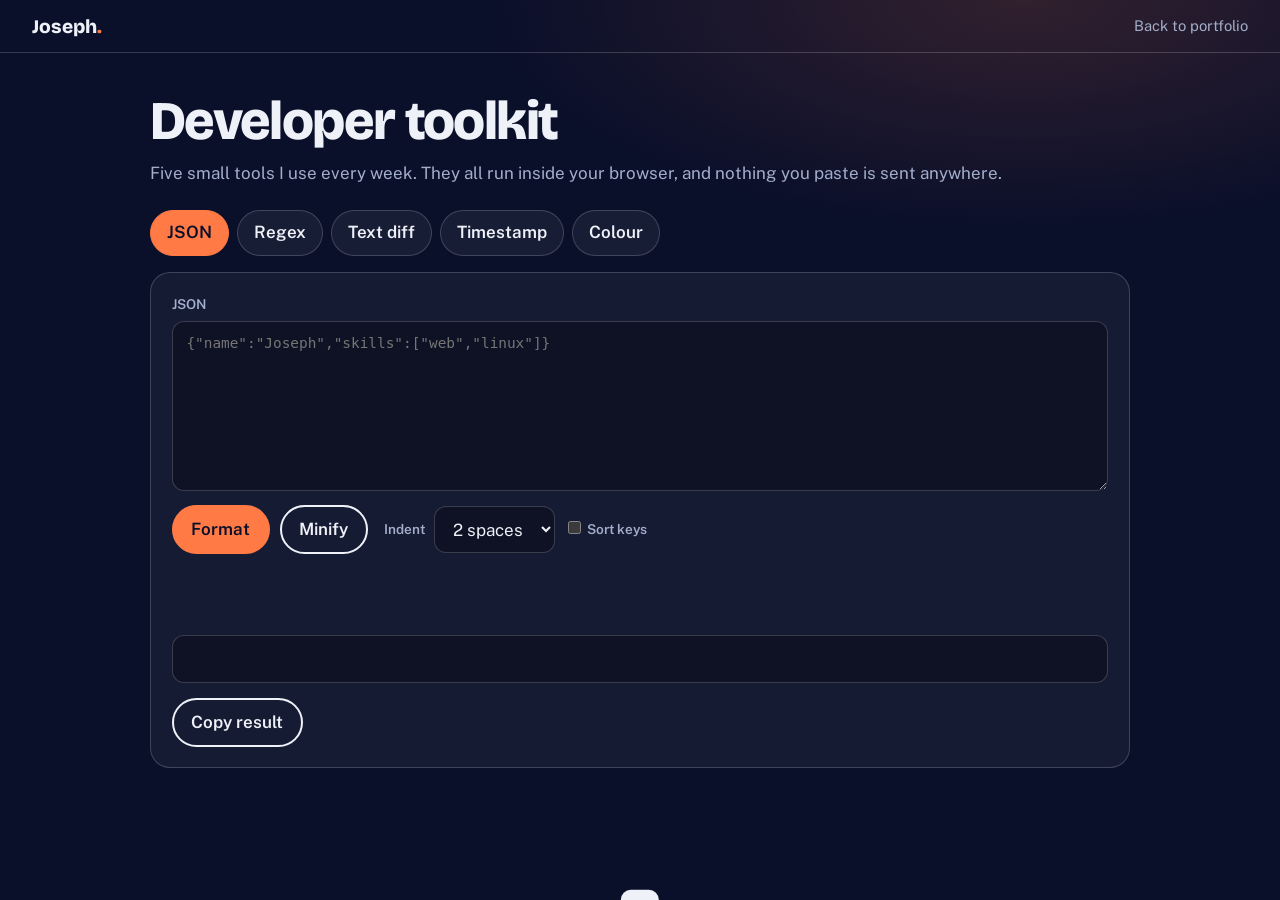
<file: devkit.html>
<!DOCTYPE html>
<html lang="en">
<head>
<meta charset="UTF-8">
<meta name="viewport" content="width=device-width, initial-scale=1, viewport-fit=cover">
<title>Developer toolkit | Joseph</title>
<meta name="description" content="Free browser tools for developers: JSON formatter, regex tester, text diff, timestamp converter and colour contrast checker. Nothing leaves your device.">
<meta name="theme-color" content="#0A0F2A">
<link href="https://fonts.googleapis.com/css2?family=Bricolage+Grotesque:opsz,wght@12..96,600;12..96,800&family=Public+Sans:wght@400;500;600&display=swap" rel="stylesheet">
<style>
:root{--bg:#0A0F2A;--ink:#EEF1F7;--mute:#A3AECB;--line:rgba(255,255,255,.18);--acc:#FF7A45;--g:#7CFFB2;--bad:#FF8A80;
  --display:'Bricolage Grotesque','Segoe UI',Arial,sans-serif;--body:'Public Sans','Segoe UI',Arial,sans-serif;--mono:ui-monospace,Menlo,Consolas,monospace;color-scheme:dark}
*,*::before,*::after{box-sizing:border-box}
body{margin:0;background:var(--bg) radial-gradient(60% 40% at 80% 0%,rgba(255,122,69,.16),transparent 70%) no-repeat;color:var(--ink);font:1.0625rem/1.6 var(--body)}
button,input,select,textarea{font:inherit;color:inherit}
:focus-visible{outline:3px solid var(--acc);outline-offset:2px;border-radius:6px}
.top{display:flex;justify-content:space-between;align-items:center;padding:.9rem clamp(1rem,3vw,2rem);border-bottom:1px solid var(--line)}
.top a{text-decoration:none;color:var(--mute);font-size:.92rem}
.top .brand{font:800 1.2rem var(--display);color:var(--ink)}.brand span{color:var(--acc)}
main{width:min(980px,100% - 2rem);margin:0 auto;padding:2.5rem 0 3rem}
h1{font:800 clamp(2rem,6vw,3.4rem)/1.05 var(--display);letter-spacing:-.03em;margin:0 0 .6rem}
.lead,.note{color:var(--mute)}.lead{margin:0 0 1.4rem}.note{font-size:.88rem;margin:0}
.tabs{display:flex;flex-wrap:wrap;gap:.5rem;margin-bottom:1rem}
.tabs button{padding:.55rem 1rem;border:1px solid var(--line);border-radius:99px;background:rgba(255,255,255,.06);cursor:pointer;font-weight:600}
.tabs button[aria-selected="true"]{background:var(--acc);border-color:var(--acc);color:#0A0F2A}
.card{border:1px solid var(--line);border-radius:20px;padding:1.3rem;background:rgba(255,255,255,.05);display:grid;gap:.9rem}
label{font-size:.85rem;font-weight:600;color:var(--mute)}
textarea,input[type=text],select{width:100%;background:rgba(0,0,0,.3);border:1px solid var(--line);border-radius:12px;padding:.7rem .85rem}
textarea{font:.9rem/1.5 var(--mono);min-height:170px;resize:vertical;white-space:pre;tab-size:2}
select option{color:#0A0F2A;background:#fff}
input[type=color]{width:56px;height:44px;border:1px solid var(--line);border-radius:10px;background:none;padding:2px}
input:focus,select:focus,textarea:focus{outline:none;border-color:var(--acc)}
.g2{display:grid;grid-template-columns:1fr 1fr;gap:.9rem}.fld{display:grid;gap:.3rem;min-width:0}
.row{display:flex;flex-wrap:wrap;gap:.6rem;align-items:center}
.btn{padding:.55rem 1.1rem;border-radius:99px;border:2px solid var(--ink);background:none;cursor:pointer;font-weight:600}
.btn:hover{background:var(--ink);color:var(--bg)}
.btn.p{background:var(--acc);border-color:var(--acc);color:#0A0F2A}.btn.p:hover{opacity:.9;background:var(--acc)}
.btn:disabled{opacity:.5;cursor:wait}
.err{color:var(--bad);min-height:1.3em;margin:0;font-size:.92rem}.ok{color:var(--g);margin:0;min-height:1.3em;font-size:.92rem}
.out{font:.88rem/1.55 var(--mono);background:rgba(0,0,0,.3);border:1px solid var(--line);border-radius:12px;padding:.8rem;margin:0;white-space:pre-wrap;word-break:break-word;min-height:3rem;max-height:420px;overflow:auto}
mark{background:rgba(255,122,69,.45);color:#fff;border-radius:3px}
.add{background:rgba(124,255,178,.16);display:block}.del{background:rgba(255,138,128,.18);display:block}.same{display:block;color:var(--mute)}
.kv{display:grid;grid-template-columns:150px 1fr auto;gap:.5rem .8rem;align-items:center}
.kv span{color:var(--mute);font-size:.88rem}.kv code{font:.9rem var(--mono);word-break:break-all}
.mini{padding:.3rem .65rem;border-radius:9px;border:1px solid var(--line);background:rgba(255,255,255,.07);cursor:pointer;font-size:.85rem}
.sw{height:72px;border-radius:14px;border:1px solid var(--line)}
.pf{display:inline-block;padding:.15rem .6rem;border-radius:99px;font-size:.8rem;font-weight:700}
.pf.y{background:rgba(124,255,178,.2);color:var(--g)}.pf.n{background:rgba(255,138,128,.2);color:var(--bad)}
[hidden]{display:none!important}
.toast{position:fixed;left:50%;bottom:1.5rem;transform:translate(-50%,160%);background:var(--ink);color:var(--bg);padding:.7rem 1.2rem;border-radius:10px;transition:transform .3s}
.toast.show{transform:translate(-50%,0)}
@media (max-width:640px){.g2{grid-template-columns:1fr}.kv{grid-template-columns:1fr auto}.kv span{grid-column:1/-1}}
@media (prefers-reduced-motion:reduce){.toast{transition:none}}
</style>
<link rel="stylesheet" href="responsive.css">
</head>
<body>
<header class="top"><a class="brand" href="index.html">Joseph<span>.</span></a><a href="index.html">Back to portfolio</a></header>
<main>
  <h1>Developer toolkit</h1>
  <p class="lead">Five small tools I use every week. They all run inside your browser, and nothing you paste is sent anywhere.</p>
  <div class="tabs" role="tablist" aria-label="Tools" id="tabs">
    <button type="button" role="tab" data-p="t1" aria-selected="true">JSON</button>
    <button type="button" role="tab" data-p="t2" aria-selected="false">Regex</button>
    <button type="button" role="tab" data-p="t3" aria-selected="false">Text diff</button>
    <button type="button" role="tab" data-p="t4" aria-selected="false">Timestamp</button>
    <button type="button" role="tab" data-p="t5" aria-selected="false">Colour</button>
  </div>

  <section class="card" id="t1" role="tabpanel">
    <div class="fld"><label for="jin">JSON</label><textarea id="jin" spellcheck="false" placeholder='{"name":"Joseph","skills":["web","linux"]}'></textarea></div>
    <div class="row">
      <button class="btn p" id="jf" type="button">Format</button><button class="btn" id="jm" type="button">Minify</button>
      <label for="ji" style="margin-left:.4rem">Indent</label><select id="ji" style="width:auto"><option value="2">2 spaces</option><option value="4">4 spaces</option><option value="t">Tab</option></select>
      <label><input type="checkbox" id="js"> Sort keys</label>
    </div>
    <p class="err" id="je" role="alert"></p><p class="ok" id="jo" role="status"></p>
    <pre class="out" id="jout"></pre>
    <div class="row"><button class="btn" type="button" data-copy="jout">Copy result</button></div>
  </section>

  <section class="card" id="t2" role="tabpanel" hidden>
    <div class="g2">
      <div class="fld"><label for="rp">Pattern</label><input id="rp" type="text" spellcheck="false" autocomplete="off" placeholder="(\w+)@(\w+)\.com"></div>
      <div class="fld"><label for="rf">Flags</label><input id="rf" type="text" value="gi" maxlength="6" spellcheck="false" autocomplete="off"></div>
    </div>
    <div class="fld"><label for="rt">Test text</label><textarea id="rt" spellcheck="false" style="white-space:pre-wrap">Write to hello@webforge studio.com or Joseph@example.com today.</textarea></div>
    <p class="err" id="re" role="alert"></p><p class="ok" id="rc" role="status"></p>
    <div class="out" id="rh" aria-label="Text with matches highlighted"></div>
    <div class="out" id="rg" aria-label="Match list" hidden></div>
    <p class="note">The expression runs in a background worker and stops after 1.5 seconds, so a bad pattern cannot freeze the page. The g flag is always on.</p>
  </section>

  <section class="card" id="t3" role="tabpanel" hidden>
    <div class="g2">
      <div class="fld"><label for="da">Original</label><textarea id="da" spellcheck="false"></textarea></div>
      <div class="fld"><label for="db">Changed</label><textarea id="db" spellcheck="false"></textarea></div>
    </div>
    <div class="row"><button class="btn p" id="dg" type="button">Compare</button></div>
    <p class="err" id="de" role="alert"></p><p class="ok" id="dc" role="status"></p>
    <div class="out" id="dout" hidden></div>
  </section>

  <section class="card" id="t4" role="tabpanel" hidden>
    <div class="fld"><label for="ti">Unix time (seconds or milliseconds) or a date</label><input id="ti" type="text" spellcheck="false" autocomplete="off" placeholder="1764000000 or 2026-11-24 15:30"></div>
    <div class="row"><button class="btn" id="tn" type="button">Use current time</button></div>
    <p class="err" id="te" role="alert"></p>
    <div class="kv" id="tk"></div>
  </section>

  <section class="card" id="t5" role="tabpanel" hidden>
    <div class="row"><input type="color" id="cp" value="#ff7a45" aria-label="Pick a colour"><div class="fld" style="flex:1;min-width:160px"><label for="ch">Hex colour</label><input id="ch" type="text" value="#FF7A45" spellcheck="false" autocomplete="off"></div></div>
    <p class="err" id="ce" role="alert"></p>
    <div class="sw" id="cs" aria-hidden="true"></div>
    <div class="kv" id="ck"></div>
  </section>
</main>
<div class="toast" id="toast" role="status" aria-live="polite"></div>
<script>
(function(){
  var $=function(i){return document.getElementById(i)};
  var E=function(t,x){var e=document.createElement(t);if(x!==undefined)e.textContent=x;return e};
  var toast=function(m){var t=$('toast');t.textContent=m;t.classList.add('show');clearTimeout(toast.h);toast.h=setTimeout(function(){t.classList.remove('show')},1800)};
  var copy=function(v){if(navigator.clipboard&&navigator.clipboard.writeText)navigator.clipboard.writeText(v).then(function(){toast('Copied')},function(){toast('Copy failed')});else toast('Select the text and copy it')};
  document.addEventListener('click',function(e){var b=e.target.closest('[data-copy]');if(b){var el=$(b.dataset.copy);copy(el.value!==undefined&&el.tagName!=='PRE'&&el.tagName!=='DIV'?el.value:el.textContent)}});
  var tabs=document.querySelectorAll('#tabs button');
  tabs.forEach(function(b){b.addEventListener('click',function(){tabs.forEach(function(x){x.setAttribute('aria-selected',x===b);$(x.dataset.p).hidden=x!==b})})});

  /* 1. JSON */
  var sortK=function(v){if(Array.isArray(v))return v.map(sortK);if(v&&typeof v==='object'){var o={};Object.keys(v).sort().forEach(function(k){o[k]=sortK(v[k])});return o}return v};
  var json=function(min){
    $('je').textContent='';$('jo').textContent='';
    var s=$('jin').value;if(!s.trim()){$('je').textContent='Please paste some JSON first.';return}
    try{
      var v=JSON.parse(s);if($('js').checked)v=sortK(v);
      var ind=$('ji').value==='t'?'\t':+$('ji').value;
      $('jout').textContent=min?JSON.stringify(v):JSON.stringify(v,null,ind);
      $('jo').textContent='Valid JSON. '+$('jout').textContent.length+' characters.';
    }catch(e){$('jout').textContent='';$('je').textContent='Invalid JSON: '+e.message}
  };
  $('jf').onclick=function(){json(false)};$('jm').onclick=function(){json(true)};

  /* 2. Regex (in a worker, with a time limit) */
  var WSRC='onmessage=function(e){try{var r=new RegExp(e.data.s,e.data.f),o=[],m;for(m of e.data.t.matchAll(r)){o.push([m.index,m[0],m.slice(1)]);if(o.length>=500)break}postMessage({ok:o})}catch(x){postMessage({err:String(x.message)})}}';
  var wk=null,seq=0,tmr=0;
  var stopW=function(){if(wk){wk.terminate();wk=null}clearTimeout(tmr)};
  var rx=function(){
    var n=++seq;stopW();
    $('re').textContent='';$('rc').textContent='';$('rg').hidden=true;
    var p=$('rp').value,t=$('rt').value;
    $('rh').textContent=t;
    if(!p)return;
    var f=($('rf').value.replace(/[^dgimsuvy]/g,'')+'g').split('').filter(function(c,i,a){return a.indexOf(c)===i}).join('');
    try{new RegExp(p,f)}catch(e){$('re').textContent='Invalid pattern: '+e.message;return}
    if(t.length>50000){$('re').textContent='Please keep the test text under 50,000 characters.';return}
    wk=new Worker(URL.createObjectURL(new Blob([WSRC],{type:'text/javascript'})));
    tmr=setTimeout(function(){stopW();if(n===seq)$('re').textContent='Stopped: this pattern took more than 1.5 seconds. It may backtrack too much.'},1500);
    wk.onmessage=function(e){
      stopW();if(n!==seq)return;
      if(e.data.err){$('re').textContent='Error: '+e.data.err;return}
      var ms=e.data.ok,h=$('rh'),pos=0;h.textContent='';
      ms.forEach(function(m){
        if(m[0]<pos||!m[1].length)return;
        h.appendChild(document.createTextNode(t.slice(pos,m[0])));h.appendChild(E('mark',m[1]));pos=m[0]+m[1].length;
      });
      h.appendChild(document.createTextNode(t.slice(pos)));
      $('rc').textContent=ms.length+(ms.length===1?' match':' matches')+(ms.length>=500?' (showing the first 500)':'');
      var g=$('rg');g.textContent='';
      ms.slice(0,50).forEach(function(m,i){
        var d=E('div',(i+1)+'. "'+m[1]+'" at '+m[0]+(m[2].length?'   groups: '+m[2].map(function(x,k){return (k+1)+'='+(x===undefined?'-':'"'+x+'"')}).join(', '):''));g.appendChild(d);
      });
      g.hidden=!ms.length;
    };
    wk.onerror=function(){stopW()};
    wk.postMessage({s:p,f:f,t:t});
  };
  ['rp','rf','rt'].forEach(function(i){$(i).addEventListener('input',rx)});rx();

  /* 3. Diff */
  $('dg').onclick=function(){
    $('de').textContent='';$('dc').textContent='';
    var a=$('da').value.split('\n'),b=$('db').value.split('\n'),n=a.length,m=b.length,o=$('dout');
    if(n>1500||m>1500){$('de').textContent='Please keep each text under 1,500 lines.';return}
    var w=m+1,L=new Uint16Array((n+1)*w),i,j;
    for(i=n-1;i>=0;i--)for(j=m-1;j>=0;j--)L[i*w+j]=a[i]===b[j]?L[(i+1)*w+j+1]+1:Math.max(L[(i+1)*w+j],L[i*w+j+1]);
    o.textContent='';o.hidden=false;
    var add=0,del=0,row=function(c,p,s){var d=E('span',p+s);d.className=c;o.appendChild(d)};
    i=0;j=0;
    while(i<n&&j<m){
      if(a[i]===b[j]){row('same','  ',a[i]);i++;j++}
      else if(L[(i+1)*w+j]>=L[i*w+j+1]){row('del','- ',a[i]);i++;del++}
      else{row('add','+ ',b[j]);j++;add++}
    }
    while(i<n){row('del','- ',a[i++]);del++}
    while(j<m){row('add','+ ',b[j++]);add++}
    $('dc').textContent=add||del?add+' added, '+del+' removed.':'The two texts are identical.';
  };

  /* 4. Timestamp */
  var rel=function(ms){
    var s=Math.round((ms-Date.now())/1000),a=Math.abs(s),u=[['year',31536000],['month',2592000],['day',86400],['hour',3600],['minute',60],['second',1]];
    for(var k=0;k<u.length;k++)if(a>=u[k][1]||k===5){var v=Math.round(a/u[k][1]);return (s<0?'':'in ')+v+' '+u[k][0]+(v===1?'':'s')+(s<0?' ago':'')}
  };
  var ts=function(){
    var v=$('ti').value.trim(),k=$('tk');k.textContent='';$('te').textContent='';
    if(!v)return;
    var ms;
    if(/^-?\d+(\.\d+)?$/.test(v)){var x=+v;ms=Math.abs(x)>=1e11?x:x*1000}else ms=Date.parse(v);
    var d=new Date(ms);
    if(isNaN(d)||Math.abs(ms)>8.64e15){$('te').textContent='Could not read that. Try 1764000000 or 2026-11-24 15:30.';return}
    [['Unix seconds',String(Math.floor(ms/1000))],['Unix milliseconds',String(Math.floor(ms))],['ISO 8601 (UTC)',d.toISOString()],['Local time',d.toString()],['Pakistan time',d.toLocaleString('en-GB',{timeZone:'Asia/Karachi',dateStyle:'full',timeStyle:'medium'})],['Relative',rel(ms)]].forEach(function(r){
      var c=E('code',r[1]),b=E('button','Copy');b.type='button';b.className='mini';b.onclick=function(){copy(r[1])};
      k.appendChild(E('span',r[0]));k.appendChild(c);k.appendChild(b);
    });
  };
  $('ti').addEventListener('input',ts);$('tn').onclick=function(){$('ti').value=String(Math.floor(Date.now()/1000));ts()};
  $('ti').value=String(Math.floor(Date.now()/1000));ts();

  /* 5. Colour */
  var lum=function(c){return .2126*lin(c[0])+.7152*lin(c[1])+.0722*lin(c[2])};
  var lin=function(v){v/=255;return v<=.03928?v/12.92:Math.pow((v+.055)/1.055,2.4)};
  var ratio=function(a,b){var x=lum(a),y=lum(b);return (Math.max(x,y)+.05)/(Math.min(x,y)+.05)};
  var hsl=function(c){
    var r=c[0]/255,g=c[1]/255,b=c[2]/255,mx=Math.max(r,g,b),mn=Math.min(r,g,b),h=0,s=0,l=(mx+mn)/2,d=mx-mn;
    if(d){s=d/(1-Math.abs(2*l-1));h=mx===r?((g-b)/d+(g<b?6:0)):mx===g?(b-r)/d+2:(r-g)/d+4;h*=60}
    return [Math.round(h),Math.round(s*100),Math.round(l*100)];
  };
  var col=function(hex){
    $('ce').textContent='';var k=$('ck');k.textContent='';
    var h=hex.trim().replace(/^#/,'');
    if(/^[0-9a-f]{3}$/i.test(h))h=h.replace(/./g,'$&$&');
    if(!/^[0-9a-f]{6}$/i.test(h)){$('ce').textContent='Please enter a hex colour such as #FF7A45 or #f74.';return}
    var c=[0,2,4].map(function(i){return parseInt(h.substr(i,2),16)}),H=hsl(c),X='#'+h.toUpperCase();
    $('cs').style.background=X;$('cp').value=X.toLowerCase();
    var w=ratio(c,[255,255,255]),bk=ratio(c,[0,0,0]);
    var pf=function(r){var s=E('span',r>=7?'AAA pass':r>=4.5?'AA pass':r>=3?'Large text only':'Fail');s.className='pf '+(r>=4.5?'y':'n');return s};
    [['Hex',X],['RGB','rgb('+c.join(', ')+')'],['HSL','hsl('+H[0]+', '+H[1]+'%, '+H[2]+'%)']].forEach(function(r){
      var b=E('button','Copy');b.type='button';b.className='mini';b.onclick=function(){copy(r[1])};
      k.appendChild(E('span',r[0]));k.appendChild(E('code',r[1]));k.appendChild(b);
    });
    [['With white text',w],['With black text',bk]].forEach(function(r){
      k.appendChild(E('span',r[0]));var d=E('code',r[1].toFixed(2)+' : 1 ');d.appendChild(pf(r[1]));k.appendChild(d);k.appendChild(E('span',''));
    });
  };
  $('ch').addEventListener('input',function(){col($('ch').value)});
  $('cp').addEventListener('input',function(){$('ch').value=$('cp').value.toUpperCase();col($('cp').value)});
  col($('ch').value);
})();
</script>
<script src="code-rain.js" defer></script>
</body>
</html>
</file>
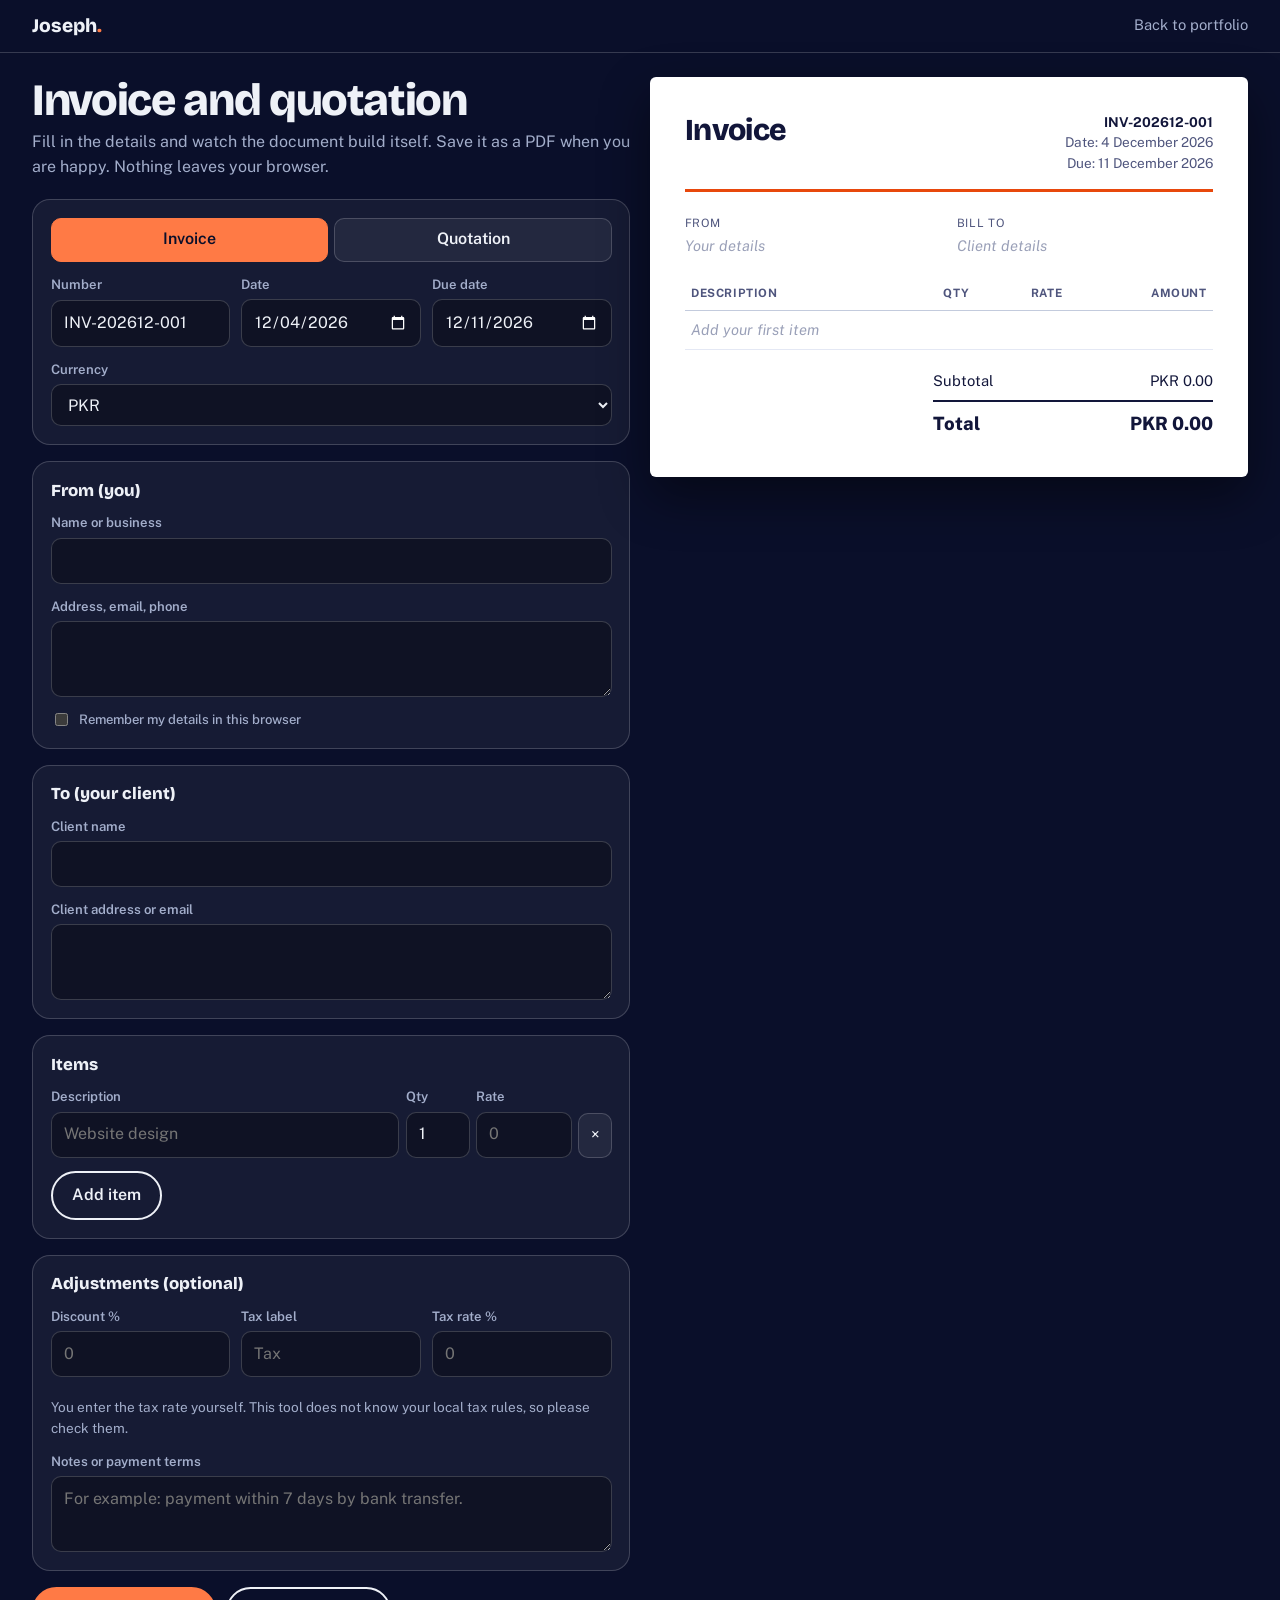
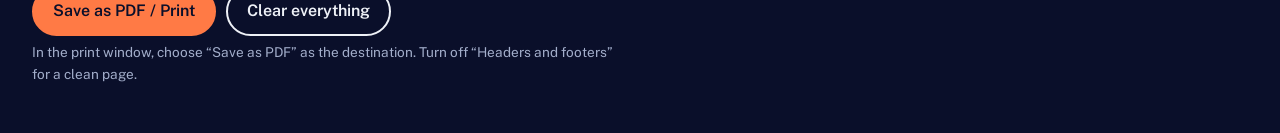
<file: invoice.html>
<!DOCTYPE html>
<html lang="en">
<head>
<meta charset="UTF-8">
<meta name="viewport" content="width=device-width, initial-scale=1, viewport-fit=cover">
<title>Invoice and quotation generator | Joseph</title>
<meta name="description" content="Fill in your items and get a clean invoice or quotation you can save as a PDF. Everything stays in your browser.">
<meta name="theme-color" content="#0A0F2A">
<link href="https://fonts.googleapis.com/css2?family=Bricolage+Grotesque:opsz,wght@12..96,600;12..96,800&family=Public+Sans:wght@400;500;600&display=swap" rel="stylesheet">
<style>
:root{--bg:#0A0F2A;--ink:#EEF1F7;--mute:#A3AECB;--line:rgba(255,255,255,.18);--acc:#FF7A45;--bad:#FF8A80;
  --display:'Bricolage Grotesque','Segoe UI',Arial,sans-serif;--body:'Public Sans','Segoe UI',Arial,sans-serif;color-scheme:dark}
*,*::before,*::after{box-sizing:border-box}
body{margin:0;background:var(--bg);color:var(--ink);font:1rem/1.55 var(--body)}
button,input,select,textarea{font:inherit;color:inherit}
:focus-visible{outline:3px solid var(--acc);outline-offset:2px;border-radius:6px}
.top{display:flex;justify-content:space-between;align-items:center;padding:.9rem clamp(1rem,3vw,2rem);border-bottom:1px solid var(--line)}
.top a{text-decoration:none;color:var(--mute);font-size:.92rem}
.top .brand{font:800 1.2rem var(--display);color:var(--ink)}.brand span{color:var(--acc)}
.app{display:grid;grid-template-columns:minmax(0,1fr) minmax(0,1fr);gap:1.2rem;max-width:1300px;margin:0 auto;padding:1.5rem clamp(1rem,3vw,2rem) 3rem}
h1{font:800 clamp(1.8rem,5vw,2.8rem)/1.05 var(--display);letter-spacing:-.03em;margin:0 0 .4rem}
.lead,.note{color:var(--mute)}.lead{margin:0 0 1.2rem}.note{font-size:.85rem;margin:.4rem 0 0}
.card{border:1px solid var(--line);border-radius:18px;padding:1.1rem;background:rgba(255,255,255,.05);display:grid;gap:.8rem;margin-bottom:1rem}
.card h2{font:800 1.05rem var(--display);margin:0}
label{font-size:.82rem;font-weight:600;color:var(--mute)}
input,select,textarea{width:100%;background:rgba(0,0,0,.3);border:1px solid var(--line);border-radius:10px;padding:.6rem .75rem}
textarea{min-height:76px;resize:vertical}
select option{color:#0A0F2A;background:#fff}
input:focus,select:focus,textarea:focus{outline:none;border-color:var(--acc)}
.g2{display:grid;grid-template-columns:1fr 1fr;gap:.7rem}.g3{display:grid;grid-template-columns:1fr 1fr 1fr;gap:.7rem}
.fld{display:grid;gap:.25rem;min-width:0}
.seg{display:flex;gap:.4rem}.seg button{flex:1;padding:.55rem;border:1px solid var(--line);border-radius:10px;background:rgba(255,255,255,.06);cursor:pointer;font-weight:600}
.seg button[aria-pressed="true"]{background:var(--acc);border-color:var(--acc);color:#0A0F2A}
.item{display:grid;grid-template-columns:1fr 64px 96px auto;gap:.4rem;align-items:end}
.item .del{padding:.55rem .7rem;border:1px solid var(--line);border-radius:10px;background:rgba(255,255,255,.06);cursor:pointer}
.item .del:hover{border-color:var(--bad);color:var(--bad)}
.btn{padding:.65rem 1.2rem;border-radius:99px;border:2px solid var(--ink);background:none;cursor:pointer;font-weight:600}
.btn:hover{background:var(--ink);color:var(--bg)}
.btn.p{background:var(--acc);border-color:var(--acc);color:#0A0F2A}.btn.p:hover{opacity:.9;background:var(--acc)}
.row{display:flex;flex-wrap:wrap;gap:.6rem;align-items:center}
.pvw{position:sticky;top:1rem;align-self:start}
.paper{background:#fff;color:#12163A;border-radius:6px;padding:clamp(1.2rem,3vw,2.2rem);font-size:.92rem;line-height:1.5;box-shadow:0 20px 50px rgba(0,0,0,.45)}
.paper h2{font:800 1.9rem var(--display);margin:0;color:#12163A;letter-spacing:-.02em}
.paper .hd{display:flex;justify-content:space-between;gap:1rem;flex-wrap:wrap;margin-bottom:1.4rem;padding-bottom:1rem;border-bottom:3px solid #E8480C}
.paper .meta{text-align:right;font-size:.85rem;color:#4F557D}.paper .meta b{color:#12163A}
.paper .two{display:grid;grid-template-columns:1fr 1fr;gap:1rem;margin-bottom:1.3rem}
.paper small{display:block;font-size:.72rem;letter-spacing:.06em;text-transform:uppercase;color:#4F557D;margin-bottom:.2rem}
.paper .t{white-space:pre-wrap;word-break:break-word}
.paper table{width:100%;border-collapse:collapse;margin-bottom:1rem}
.paper th{font-size:.72rem;text-transform:uppercase;letter-spacing:.05em;text-align:right;color:#4F557D;padding:.45rem .4rem;border-bottom:1px solid #C3CBDD}
.paper td{padding:.5rem .4rem;border-bottom:1px solid #E4E8F4;text-align:right;vertical-align:top}
.paper th:first-child,.paper td:first-child{text-align:left;word-break:break-word}
.paper .tot{margin-left:auto;width:min(280px,100%)}
.paper .tot div{display:flex;justify-content:space-between;padding:.25rem 0;gap:1rem}
.paper .tot .g{font-weight:800;font-size:1.15rem;border-top:2px solid #12163A;margin-top:.3rem;padding-top:.5rem}
.paper .nt{margin-top:1.2rem;padding-top:.8rem;border-top:1px solid #E4E8F4;font-size:.85rem;color:#4F557D}
.paper .none{color:#9AA0B8;font-style:italic}
@media (max-width:900px){.app{grid-template-columns:1fr}.pvw{position:static}.item{grid-template-columns:1fr 56px 84px auto}}
@media print{
  @page{size:A4;margin:14mm}
  html,body{background:#fff!important}
  .top,.edit,.lead,h1,.note-hide{display:none!important}
  .app{display:block;padding:0;max-width:none}
  .pvw{position:static}
  .paper{box-shadow:none;border-radius:0;padding:0;font-size:11pt}
  .paper *{-webkit-print-color-adjust:exact;print-color-adjust:exact}
}
</style>
<link rel="stylesheet" href="responsive.css">
</head>
<body>
<header class="top"><a class="brand" href="index.html">Joseph<span>.</span></a><a href="index.html">Back to portfolio</a></header>
<div class="app">
  <div class="edit">
    <h1>Invoice and quotation</h1>
    <p class="lead">Fill in the details and watch the document build itself. Save it as a PDF when you are happy. Nothing leaves your browser.</p>

    <section class="card">
      <div class="seg" role="group" aria-label="Document type">
        <button type="button" data-t="Invoice" aria-pressed="true">Invoice</button>
        <button type="button" data-t="Quotation" aria-pressed="false">Quotation</button>
      </div>
      <div class="g3">
        <div class="fld"><label for="no">Number</label><input id="no" type="text" maxlength="30"></div>
        <div class="fld"><label for="dt">Date</label><input id="dt" type="date"></div>
        <div class="fld"><label for="du" id="duL">Due date</label><input id="du" type="date"></div>
      </div>
      <div class="fld"><label for="cu">Currency</label>
        <select id="cu"><option>PKR</option><option>USD</option><option>EUR</option><option>GBP</option><option>AED</option><option>SAR</option></select></div>
    </section>

    <section class="card"><h2>From (you)</h2>
      <div class="fld"><label for="fn">Name or business</label><input id="fn" type="text" maxlength="80" autocomplete="organization"></div>
      <div class="fld"><label for="fa">Address, email, phone</label><textarea id="fa" maxlength="300"></textarea></div>
      <label style="display:flex;gap:.5rem;align-items:center;font-weight:500"><input type="checkbox" id="rm" style="width:auto"> Remember my details in this browser</label>
    </section>

    <section class="card"><h2>To (your client)</h2>
      <div class="fld"><label for="tn">Client name</label><input id="tn" type="text" maxlength="80"></div>
      <div class="fld"><label for="ta">Client address or email</label><textarea id="ta" maxlength="300"></textarea></div>
    </section>

    <section class="card"><h2>Items</h2>
      <div id="items"></div>
      <div class="row"><button class="btn" id="add" type="button">Add item</button></div>
    </section>

    <section class="card"><h2>Adjustments (optional)</h2>
      <div class="g3">
        <div class="fld"><label for="ds">Discount %</label><input id="ds" type="number" min="0" max="100" step="0.5" placeholder="0"></div>
        <div class="fld"><label for="tl">Tax label</label><input id="tl" type="text" maxlength="20" placeholder="Tax"></div>
        <div class="fld"><label for="tx">Tax rate %</label><input id="tx" type="number" min="0" max="100" step="0.5" placeholder="0"></div>
      </div>
      <p class="note">You enter the tax rate yourself. This tool does not know your local tax rules, so please check them.</p>
      <div class="fld"><label for="nt">Notes or payment terms</label><textarea id="nt" maxlength="500" placeholder="For example: payment within 7 days by bank transfer."></textarea></div>
    </section>

    <div class="row"><button class="btn p" id="pr" type="button">Save as PDF / Print</button><button class="btn" id="rs" type="button">Clear everything</button></div>
    <p class="note">In the print window, choose &ldquo;Save as PDF&rdquo; as the destination. Turn off &ldquo;Headers and footers&rdquo; for a clean page.</p>
  </div>

  <aside class="pvw" aria-label="Document preview">
    <div class="paper" id="paper">
      <div class="hd"><h2 id="pT">Invoice</h2><div class="meta"><div><b id="pN"></b></div><div id="pD"></div><div id="pU"></div></div></div>
      <div class="two"><div><small>From</small><div class="t" id="pF"></div></div><div><small>Bill to</small><div class="t" id="pTo"></div></div></div>
      <table><thead><tr><th>Description</th><th>Qty</th><th>Rate</th><th>Amount</th></tr></thead><tbody id="pB"></tbody></table>
      <div class="tot" id="pS"></div>
      <div class="nt" id="pNt" hidden></div>
    </div>
  </aside>
</div>
<script>
(function(){
  var $=function(i){return document.getElementById(i)};
  var E=function(t,x){var e=document.createElement(t);if(x!==undefined)e.textContent=x;return e};
  var get=function(k){try{return JSON.parse(localStorage.getItem(k))}catch(e){return null}};
  var put=function(k,v){try{localStorage.setItem(k,JSON.stringify(v))}catch(e){}};
  var del=function(k){try{localStorage.removeItem(k)}catch(e){}};
  var p2=function(n){return (n<10?'0':'')+n};
  var type='Invoice',items=[{d:'',q:1,r:''}];

  var today=new Date(),iso=function(d){return d.getFullYear()+'-'+p2(d.getMonth()+1)+'-'+p2(d.getDate())};
  var plus=function(n){var d=new Date();d.setDate(d.getDate()+n);return iso(d)};
  var defaults=function(){
    $('no').value='INV-'+today.getFullYear()+p2(today.getMonth()+1)+'-001';
    $('dt').value=iso(today);$('du').value=plus(7);
  };
  defaults();
  var mem=get('inv-from');
  if(mem){$('fn').value=mem.n||'';$('fa').value=mem.a||'';$('rm').checked=true}

  var fmt=function(v){
    try{return new Intl.NumberFormat('en-US',{style:'currency',currency:$('cu').value}).format(v)}
    catch(e){return $('cu').value+' '+v.toFixed(2)}
  };
  var nice=function(s){
    if(!s)return '';var d=new Date(s+'T00:00:00');
    return isNaN(d)?s:d.toLocaleDateString('en-GB',{day:'numeric',month:'long',year:'numeric'});
  };
  var num=function(v){var n=parseFloat(v);return isFinite(n)&&n>0?n:0};

  var rows=function(){
    var box=$('items');box.textContent='';
    items.forEach(function(it,i){
      var r=E('div');r.className='item';
      var mk=function(lab,type,val,ph,cb,extra){
        var f=E('div');f.className='fld';var l=E('label',lab),inp=E('input');
        inp.type=type;inp.value=val;if(ph)inp.placeholder=ph;if(extra)for(var k in extra)inp.setAttribute(k,extra[k]);
        inp.setAttribute('aria-label',lab+' of item '+(i+1));
        inp.addEventListener('input',function(){cb(inp.value);draw()});
        l.setAttribute('aria-hidden','true');f.appendChild(l);f.appendChild(inp);return f;
      };
      r.appendChild(mk('Description','text',it.d,'Website design',function(v){it.d=v},{maxlength:'120'}));
      r.appendChild(mk('Qty','number',it.q,'1',function(v){it.q=v},{min:'0',step:'any'}));
      r.appendChild(mk('Rate','number',it.r,'0',function(v){it.r=v},{min:'0',step:'any'}));
      var b=E('button','\u00D7');b.type='button';b.className='del';b.setAttribute('aria-label','Remove item '+(i+1));
      b.addEventListener('click',function(){if(items.length>1){items.splice(i,1)}else{items[0]={d:'',q:1,r:''}}rows();draw()});
      r.appendChild(b);box.appendChild(r);
    });
  };

  var draw=function(){
    $('pT').textContent=type;
    $('pN').textContent=$('no').value.trim()||'No number';
    $('pD').textContent='Date: '+nice($('dt').value);
    $('pU').textContent=$('du').value?(type==='Invoice'?'Due: ':'Valid until: ')+nice($('du').value):'';
    $('duL').textContent=type==='Invoice'?'Due date':'Valid until';
    var f=$('pF');f.textContent='';
    if($('fn').value.trim()||$('fa').value.trim()){var b=E('b',$('fn').value.trim());f.appendChild(b);f.appendChild(document.createTextNode(($('fn').value.trim()?'\n':'')+$('fa').value.trim()))}
    else f.appendChild(E('span','Your details')).className='none';
    var t=$('pTo');t.textContent='';
    if($('tn').value.trim()||$('ta').value.trim()){t.appendChild(E('b',$('tn').value.trim()));t.appendChild(document.createTextNode(($('tn').value.trim()?'\n':'')+$('ta').value.trim()))}
    else t.appendChild(E('span','Client details')).className='none';

    var tb=$('pB');tb.textContent='';var sub=0;
    items.forEach(function(it){
      var q=num(it.q),r=num(it.r),a=q*r;
      if(!it.d.trim()&&!r)return;
      sub+=a;
      var tr=E('tr');tr.appendChild(E('td',it.d.trim()||'Item'));tr.appendChild(E('td',String(q)));tr.appendChild(E('td',fmt(r)));tr.appendChild(E('td',fmt(a)));tb.appendChild(tr);
    });
    if(!tb.children.length){var tr=E('tr'),td=E('td','Add your first item');td.colSpan=4;td.className='none';tr.appendChild(td);tb.appendChild(tr)}

    var ds=Math.min(100,num($('ds').value)),tx=num($('tx').value),
        disc=sub*ds/100,base=sub-disc,tax=base*tx/100,tot=base+tax,S=$('pS');
    S.textContent='';
    var line=function(a,b,c){var d=E('div');d.appendChild(E('span',a));d.appendChild(E('span',b));if(c)d.className=c;S.appendChild(d)};
    line('Subtotal',fmt(sub));
    if(ds)line('Discount ('+ds+'%)','-'+fmt(disc));
    if(tx)line(($('tl').value.trim()||'Tax')+' ('+tx+'%)',fmt(tax));
    line('Total',fmt(tot),'g');
    var n=$('nt').value.trim();$('pNt').hidden=!n;$('pNt').textContent=n;
    if($('rm').checked)put('inv-from',{n:$('fn').value,a:$('fa').value});
  };

  ['no','dt','du','cu','fn','fa','tn','ta','ds','tl','tx','nt'].forEach(function(i){$(i).addEventListener('input',draw);$(i).addEventListener('change',draw)});
  $('rm').addEventListener('change',function(){if($('rm').checked)put('inv-from',{n:$('fn').value,a:$('fa').value});else del('inv-from')});
  document.querySelectorAll('.seg button').forEach(function(b){b.addEventListener('click',function(){
    type=b.dataset.t;
    document.querySelectorAll('.seg button').forEach(function(x){x.setAttribute('aria-pressed',x===b)});
    var no=$('no').value;
    if(type==='Quotation'&&/^INV-/.test(no))$('no').value=no.replace(/^INV-/,'QUO-');
    if(type==='Invoice'&&/^QUO-/.test(no))$('no').value=no.replace(/^QUO-/,'INV-');
    $('du').value=plus(type==='Invoice'?7:14);
    draw();
  })});
  $('add').addEventListener('click',function(){if(items.length<30){items.push({d:'',q:1,r:''});rows();draw();var l=$('items').querySelectorAll('input[type="text"]');l[l.length-1].focus()}});
  $('pr').addEventListener('click',function(){
    var old=document.title;document.title=type+'-'+($('no').value.trim()||'document');
    var back=function(){document.title=old;removeEventListener('afterprint',back)};
    addEventListener('afterprint',back);window.print();
  });
  $('rs').addEventListener('click',function(){
    if(!confirm('Clear everything on this page?'))return;
    ['fn','fa','tn','ta','ds','tl','tx','nt'].forEach(function(i){$(i).value=''});
    if($('rm').checked){$('fn').value=(mem&&mem.n)||'';$('fa').value=(mem&&mem.a)||''}
    items=[{d:'',q:1,r:''}];defaults();rows();draw();
  });
  rows();draw();
})();
</script>
</body>
</html>
</file>
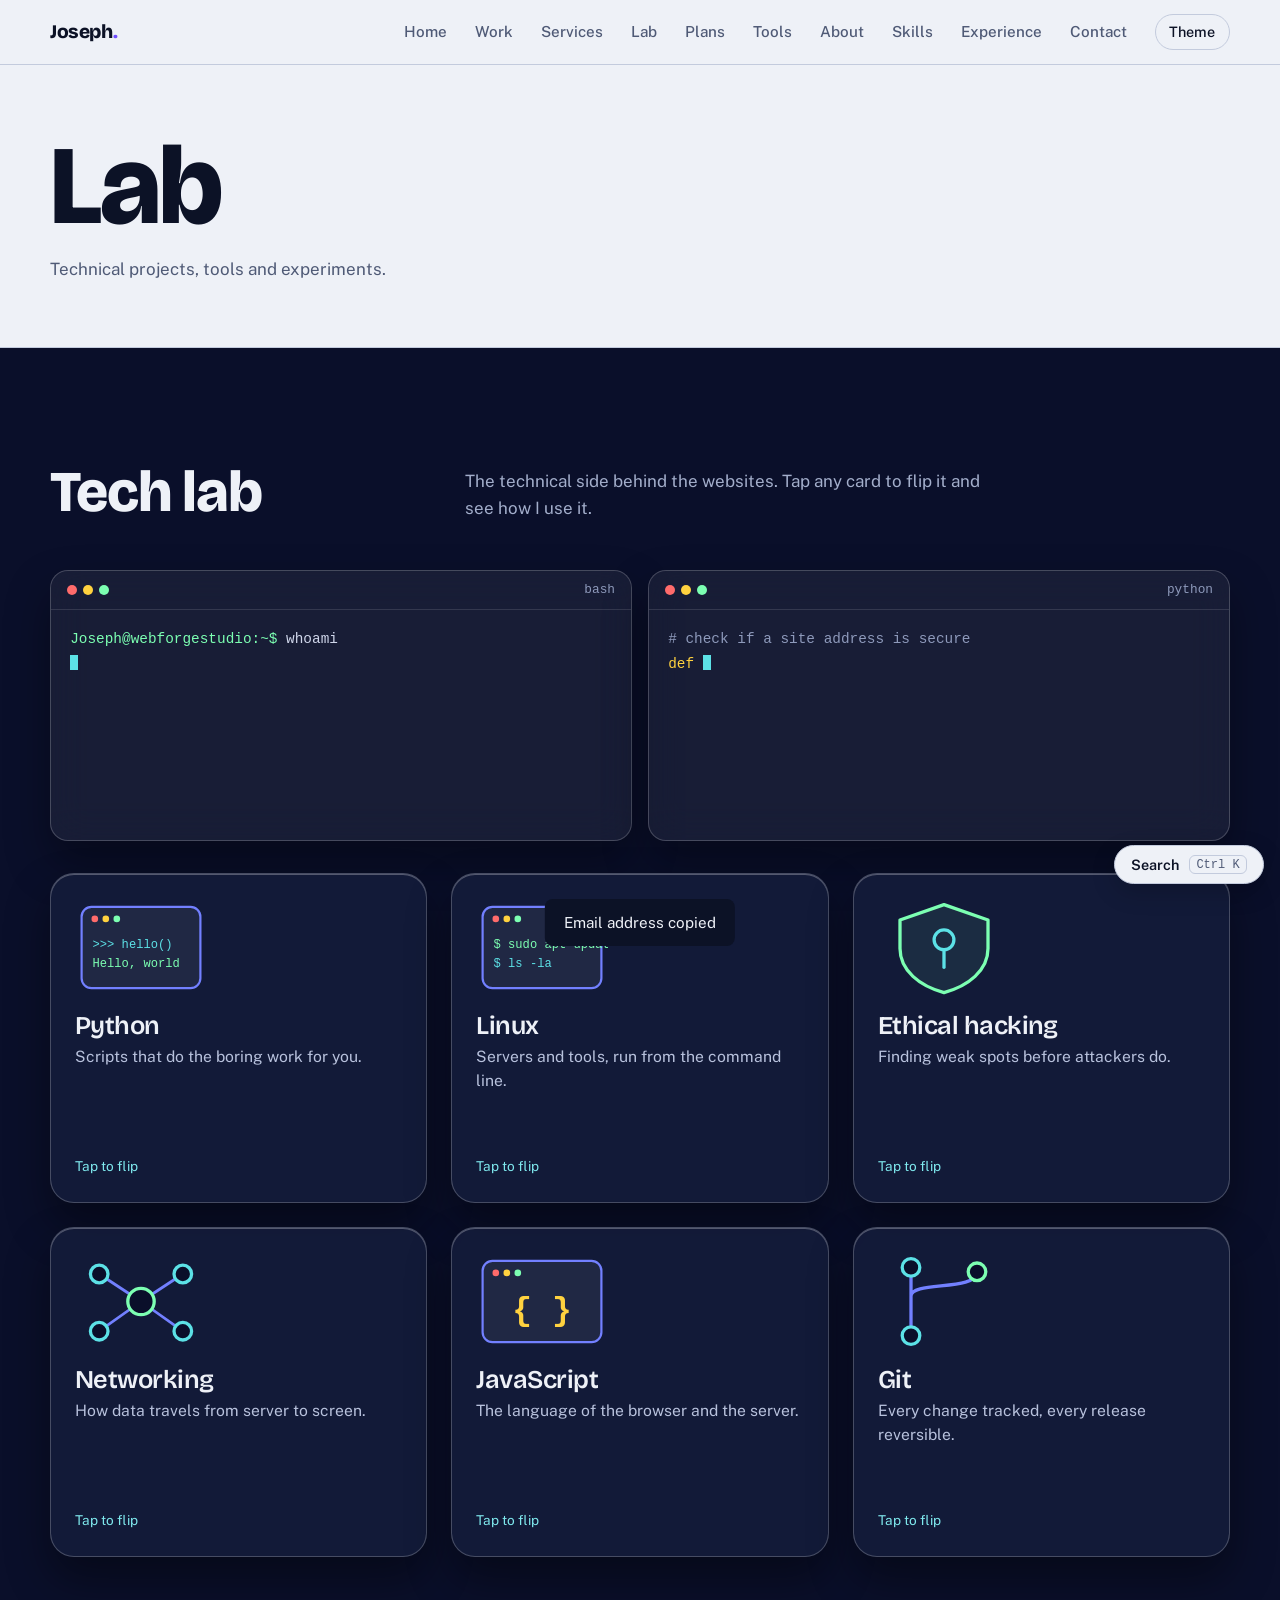
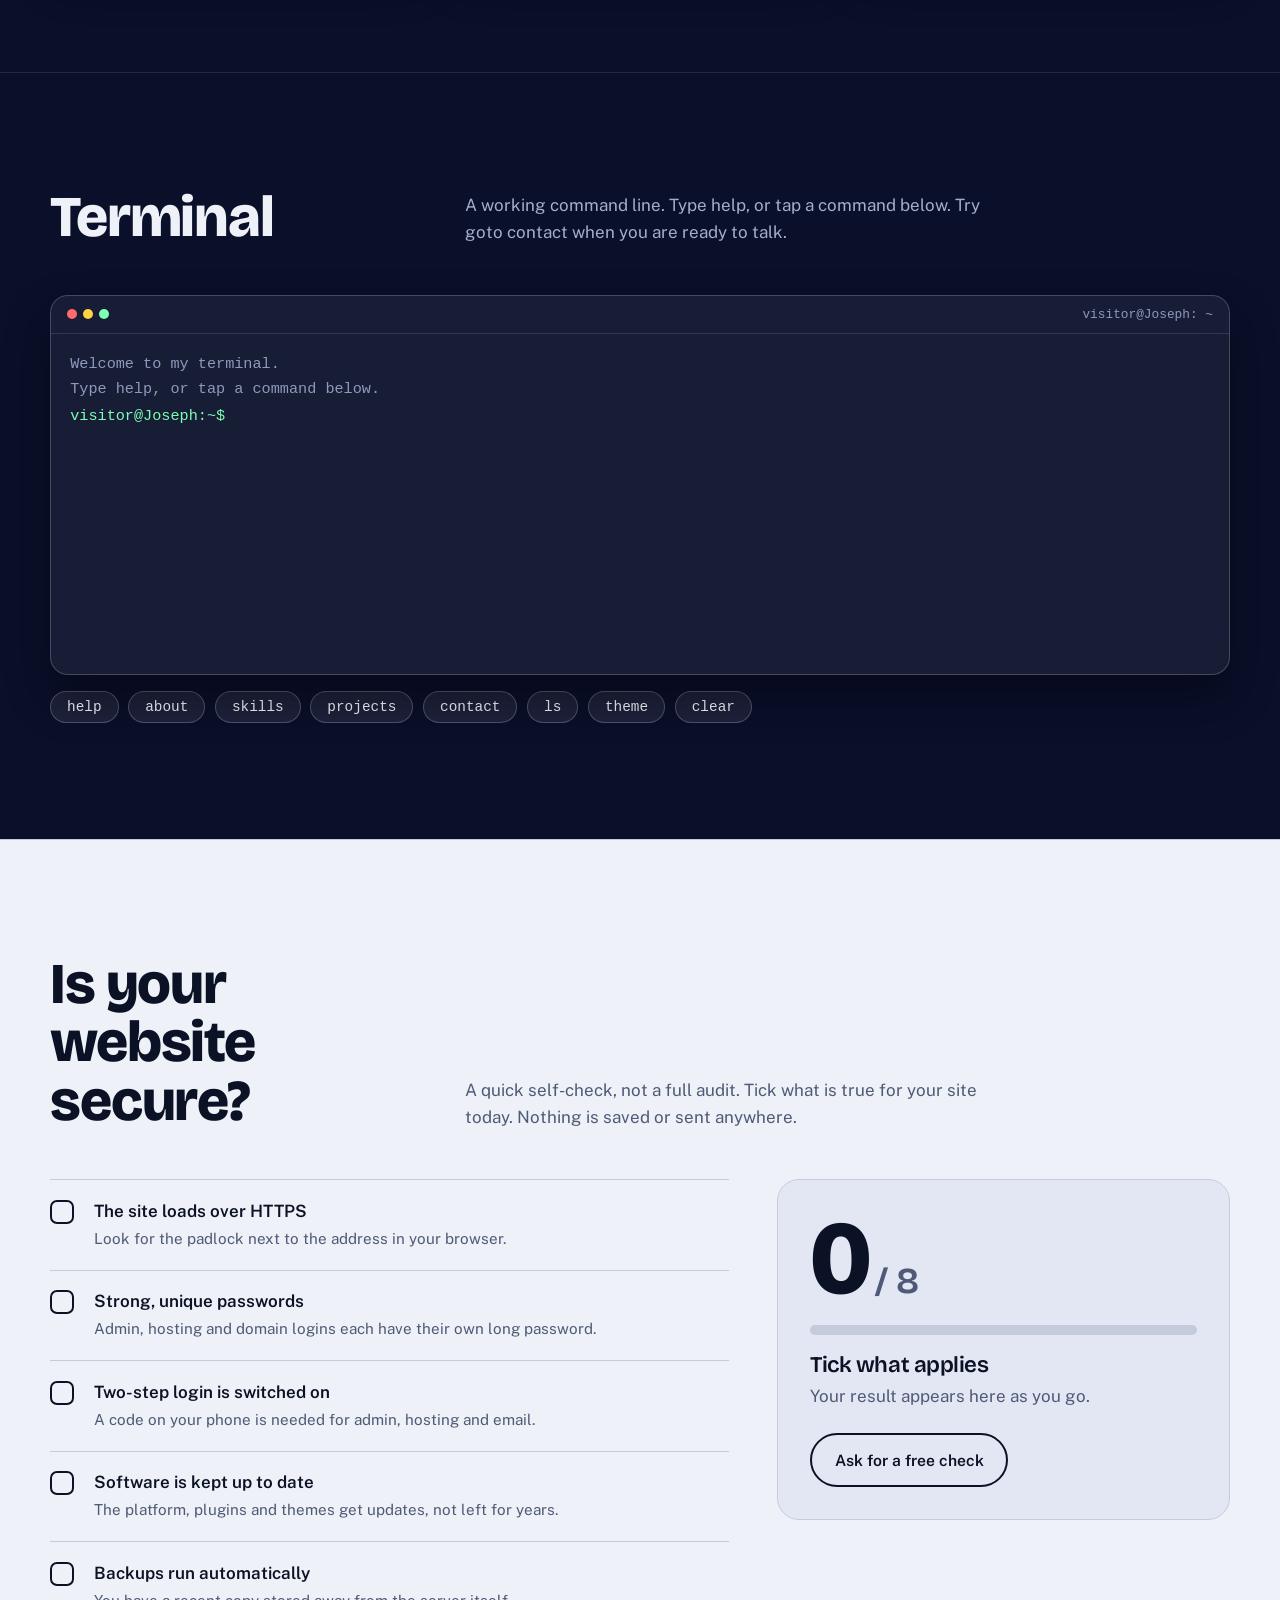
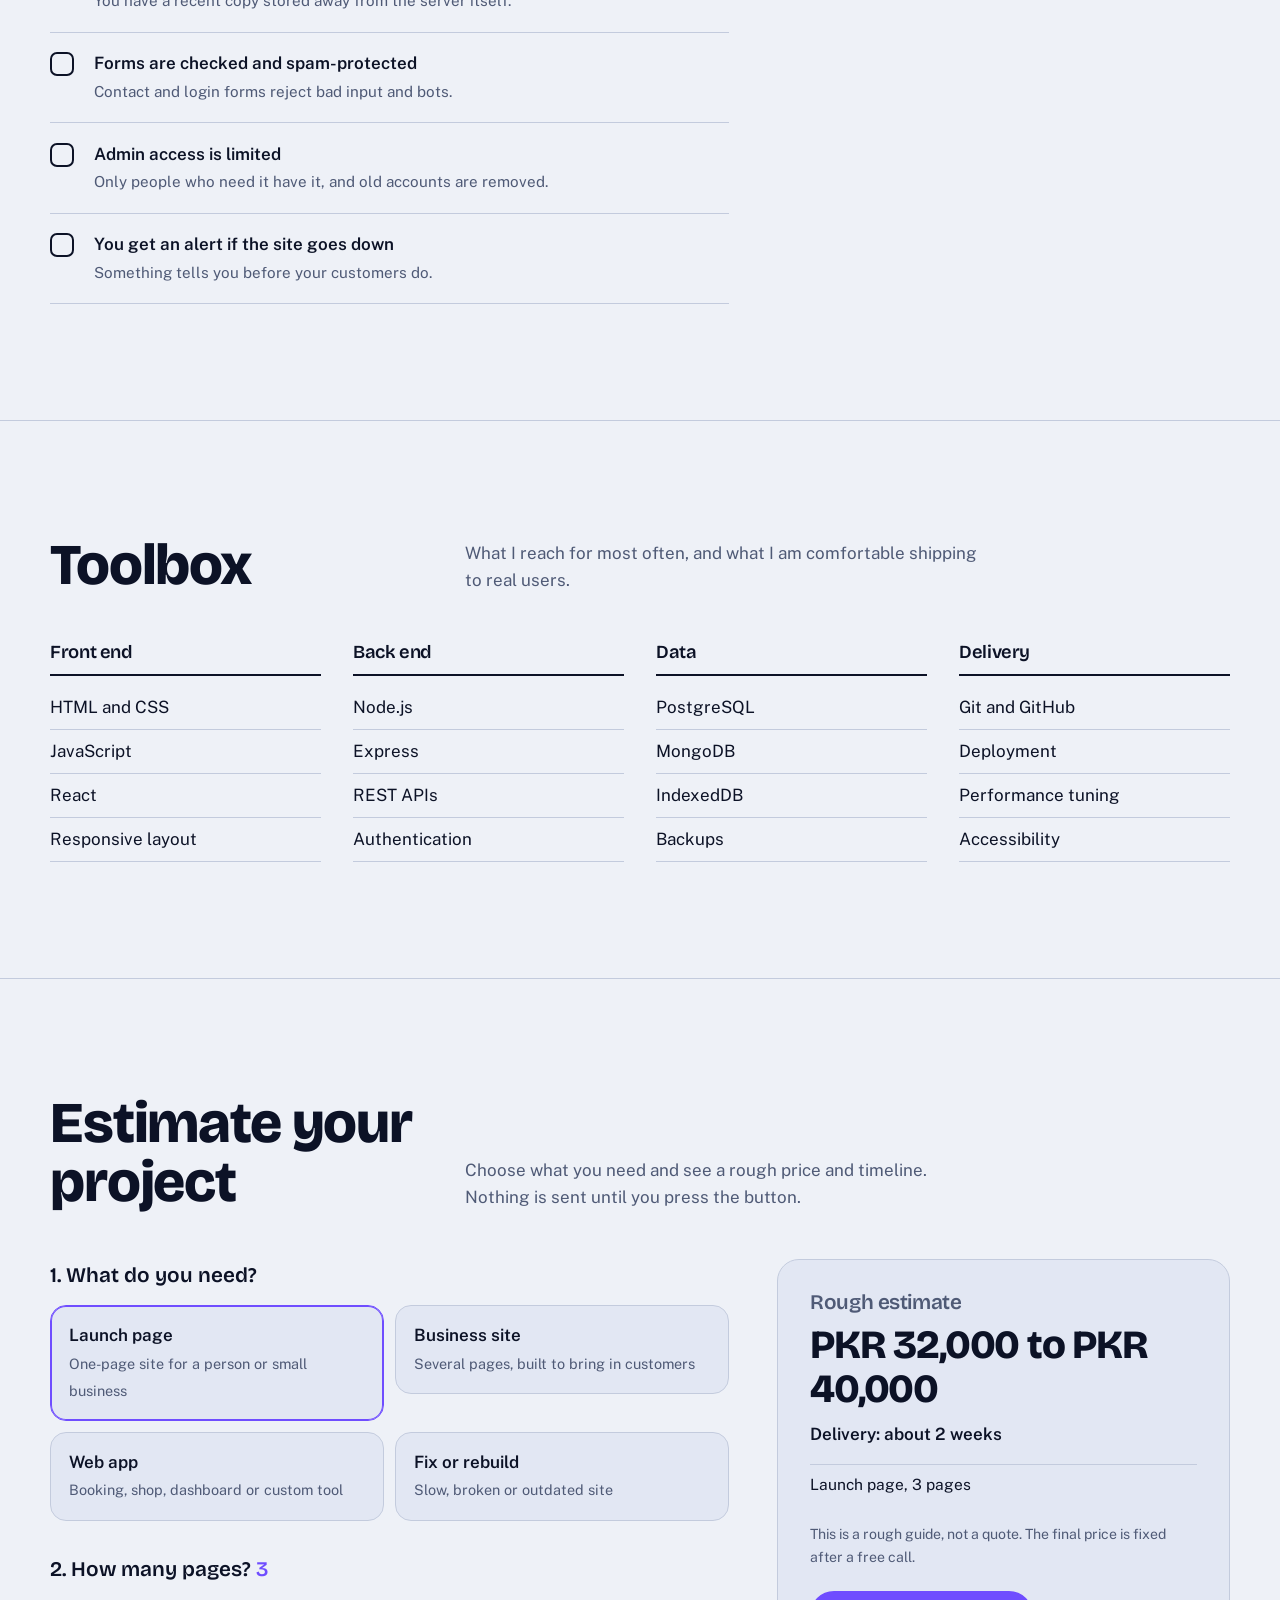
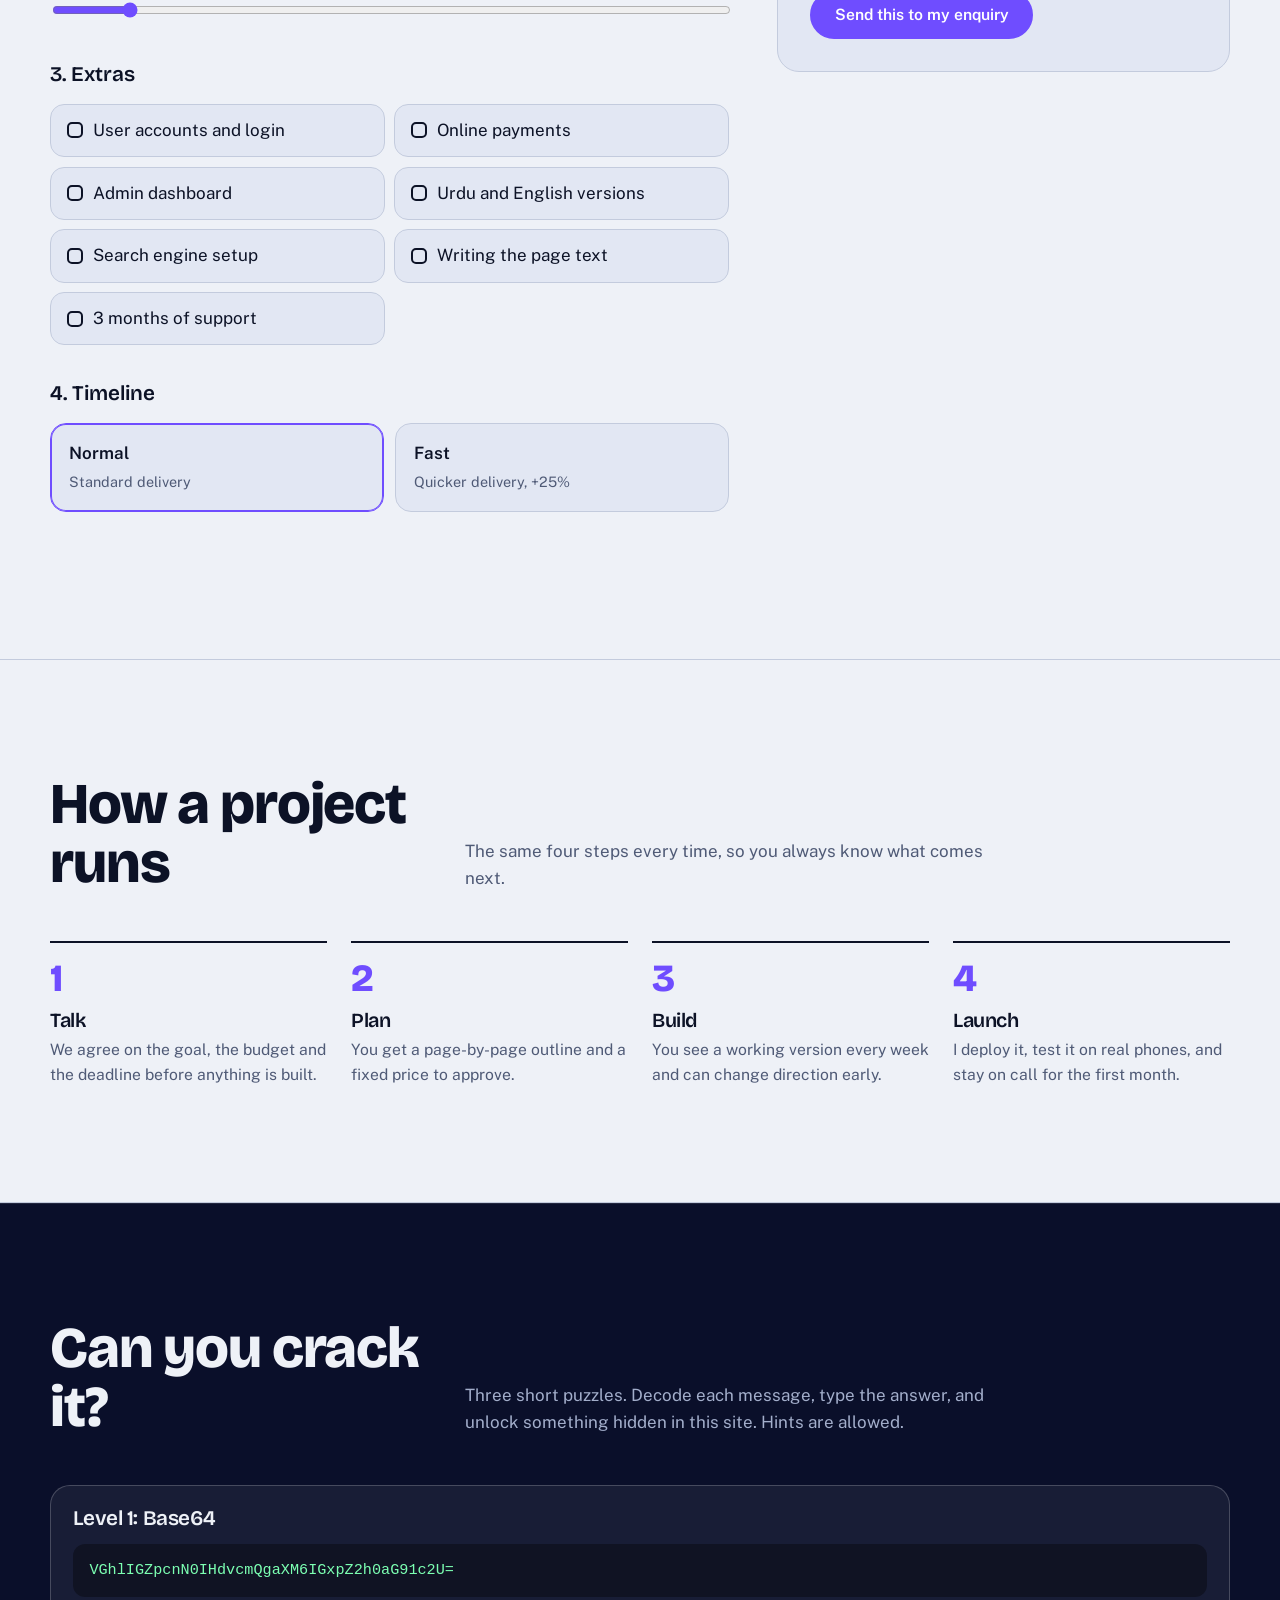
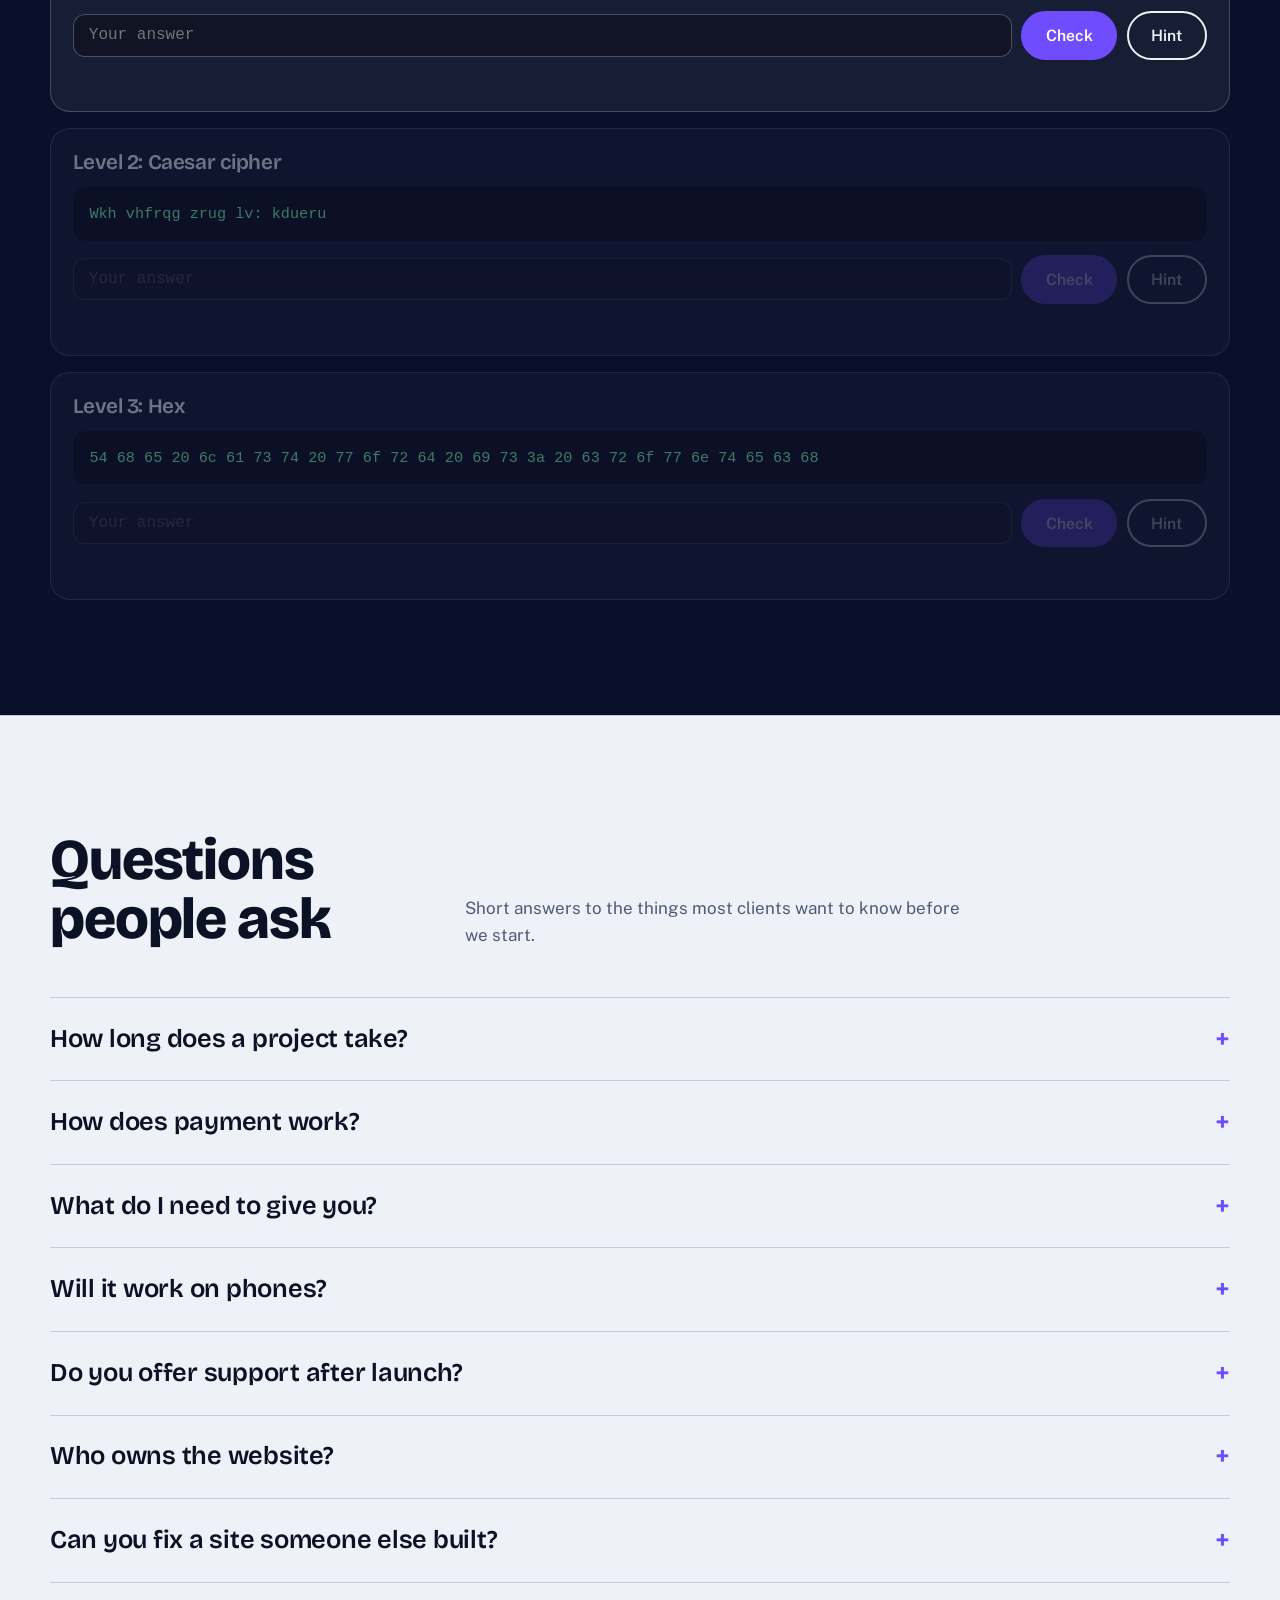
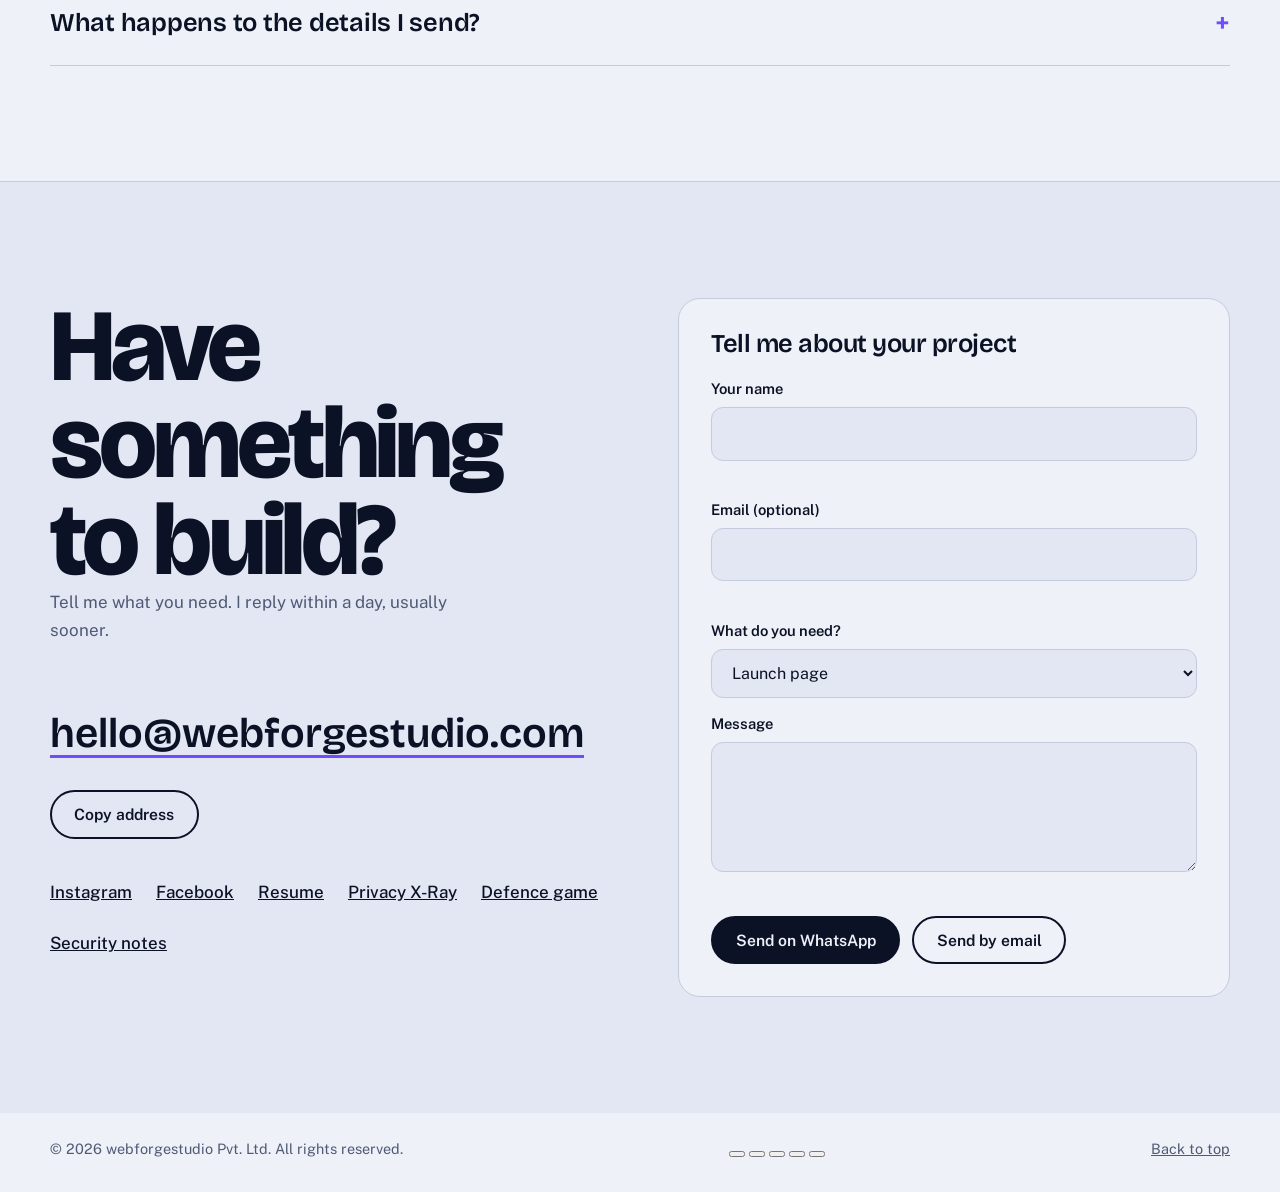
<file: lab.html>
<!DOCTYPE html>
<html lang="en">
<head>
<meta charset="UTF-8">
<meta name="viewport" content="width=device-width, initial-scale=1, viewport-fit=cover">
<title>Joseph Lab | Technical Projects and Tools</title>
<meta name="description" content="Explore Joseph's technical lab, security checklist, terminal, estimator and coding puzzles.">
<meta name="theme-color" content="#0B1023">
<meta property="og:type" content="website">
<meta property="og:title" content="Joseph – Web developer at webforgestudio">
<meta property="og:description" content="Fast, secure websites and web apps, built and launched by one person.">
<meta name="twitter:card" content="summary">
<link rel="icon" href="data:image/svg+xml,%3Csvg xmlns=%27http://www.w3.org/2000/svg%27 viewBox=%270 0 100 100%27%3E%3Crect width=%27100%27 height=%27100%27 rx=%2722%27 fill=%27%23E8480C%27/%3E%3Ctext x=%2750%27 y=%2272%27 font-size=%2270%27 font-weight=%27800%27 text-anchor=%27middle%27 fill=%27white%27 font-family=%27Arial%27%3ES%3C/text%3E%3C/svg%3E">
<link rel="preconnect" href="https://fonts.googleapis.com">
<link rel="preconnect" href="https://fonts.gstatic.com" crossorigin>
<link href="https://fonts.googleapis.com/css2?family=Bricolage+Grotesque:opsz,wght@12..96,400;12..96,600;12..96,800&family=Public+Sans:wght@400;500;600&display=swap" rel="stylesheet">
<link rel="stylesheet" href="style.css">
<link rel="stylesheet" href="responsive.css">
</head>
<body>

<div class="bar" id="bar"></div>
<header class="top">
  <div class="wrap">
    <a class="brand" href="index.html">Joseph<span>.</span></a>
    <nav id="nav" aria-label="Main">
      <a href="index.html">Home</a>
      <a href="index.html#work">Work</a>
      <a href="index.html#services">Services</a>
      <a href="#lab">Lab</a>
      <a href="index.html#plans">Plans</a>
      <a href="tools.html">Tools</a>
      <a href="index.html#about">About</a>
      <a href="#skills">Skills</a>
      <a href="index.html#experience">Experience</a>
      <a href="#contact">Contact</a>
      <button class="tbtn" id="lang" type="button" lang="ur" aria-label="Switch language to Urdu">اردو</button>
      <button class="tbtn" id="theme" type="button" aria-label="Switch colour theme">Theme</button>
      <button class="tbtn burger" id="burger" type="button" aria-expanded="false" aria-controls="nav">Menu</button>
    </nav>
  </div>
</header>

<main id="top">
<section class="lab-title"><div class="wrap"><h1>Lab</h1><p>Technical projects, tools and experiments.</p></div></section>










<section class="lab" id="lab">
  <svg width="0" height="0" style="position:absolute" aria-hidden="true"><symbol id="winSymbol" viewBox="0 0 120 90"><rect x="6" y="8" width="108" height="74" rx="9" fill="rgba(255,255,255,.06)" stroke="#7280FF" stroke-width="2"/><circle cx="18" cy="19" r="3" fill="#FF6B6B"/><circle cx="28" cy="19" r="3" fill="#FFD23F"/><circle cx="38" cy="19" r="3" fill="#7CFFB2"/></symbol></svg>
  <div class="bubbles" aria-hidden="true"></div>
  <div class="wrap">
    <div class="head">
      <h2>Tech lab</h2>
      <p>The technical side behind the websites. Tap any card to flip it and see how I use it.</p>
    </div>
    <div class="demo" role="img" aria-label="Animated demo: a Linux terminal and a Python script running">
      <div class="tw">
        <div class="tbar"><i></i><i></i><i></i><span>bash</span></div>
        <pre class="tbody" id="t1"></pre>
      </div>
      <div class="tw">
        <div class="tbar"><i></i><i></i><i></i><span>python</span></div>
        <pre class="tbody" id="t2"></pre>
      </div>
    </div>
    <div class="cards">
      <button class="flip" type="button" aria-pressed="false"><span class="in">
        <span class="face"><svg viewBox="0 0 120 90" aria-hidden="true"><use href="#winSymbol"/><text x="16" y="45" fill="#5CE1E6" font-family="monospace" font-size="11">&gt;&gt;&gt; hello()</text><text x="16" y="63" fill="#7CFFB2" font-family="monospace" font-size="11">Hello, world</text></svg><h3>Python</h3><p>Scripts that do the boring work for you.</p><span class="hint">Tap to flip</span></span>
        <span class="face back"><h3>What I do</h3><p>Automation, data cleaning, small APIs and bots, so repeated tasks run on their own.</p><span class="chips"><b>Automation</b><b>Flask</b><b>Pandas</b><b>APIs</b></span></span>
      </span></button>
      <button class="flip" type="button" aria-pressed="false"><span class="in">
        <span class="face"><svg viewBox="0 0 120 90" aria-hidden="true"><use href="#winSymbol"/><text x="16" y="45" fill="#7CFFB2" font-family="monospace" font-size="11">$ sudo apt update</text><text x="16" y="63" fill="#5CE1E6" font-family="monospace" font-size="11">$ ls -la</text></svg><h3>Linux</h3><p>Servers and tools, run from the command line.</p><span class="hint">Tap to flip</span></span>
        <span class="face back"><h3>What I do</h3><p>I develop on Linux and set up, secure and maintain Ubuntu and Debian servers over SSH.</p><span class="chips"><b>Ubuntu</b><b>Bash</b><b>SSH</b><b>Nginx</b></span></span>
      </span></button>
      <button class="flip" type="button" aria-pressed="false"><span class="in">
        <span class="face"><svg viewBox="0 0 120 90" aria-hidden="true"><path d="M60 6 100 20v26c0 20-18 34-40 40C38 80 20 66 20 46V20Z" fill="rgba(124,255,178,.08)" stroke="#7CFFB2" stroke-width="3" stroke-linejoin="round"/><circle cx="60" cy="38" r="9" fill="none" stroke="#5CE1E6" stroke-width="3"/><path d="M60 47v16" stroke="#5CE1E6" stroke-width="3" stroke-linecap="round"/></svg><h3>Ethical hacking</h3><p>Finding weak spots before attackers do.</p><span class="hint">Tap to flip</span></span>
        <span class="face back"><h3>What I do</h3><p>I practise security the legal way: labs, capture-the-flag games, and testing only what I have permission to test. Findings turn into fixes.</p><span class="chips"><b>OWASP Top 10</b><b>Kali</b><b>Nmap</b><b>Burp Suite</b></span></span>
      </span></button>
      <button class="flip" type="button" aria-pressed="false"><span class="in">
        <span class="face"><svg viewBox="0 0 120 90" aria-hidden="true"><g stroke="#7280FF" stroke-width="2.5"><path d="M60 45 22 20M60 45 98 20M60 45 22 72M60 45 98 72"/></g><g fill="#0A0F2A" stroke-width="3"><circle cx="22" cy="20" r="8" stroke="#5CE1E6"/><circle cx="98" cy="20" r="8" stroke="#5CE1E6"/><circle cx="22" cy="72" r="8" stroke="#5CE1E6"/><circle cx="98" cy="72" r="8" stroke="#5CE1E6"/><circle cx="60" cy="45" r="12" stroke="#7CFFB2"/></g></svg><h3>Networking</h3><p>How data travels from server to screen.</p><span class="hint">Tap to flip</span></span>
        <span class="face back"><h3>What I do</h3><p>DNS, HTTPS, ports and firewalls. Useful when a site is slow, unreachable or not secure.</p><span class="chips"><b>TCP/IP</b><b>DNS</b><b>HTTPS</b><b>Firewalls</b></span></span>
      </span></button>
      <button class="flip" type="button" aria-pressed="false"><span class="in">
        <span class="face"><svg viewBox="0 0 120 90" aria-hidden="true"><use href="#winSymbol"/><text x="60" y="62" text-anchor="middle" fill="#FFD23F" font-family="monospace" font-weight="700" font-size="30">{ }</text></svg><h3>JavaScript</h3><p>The language of the browser and the server.</p><span class="hint">Tap to flip</span></span>
        <span class="face back"><h3>What I do</h3><p>Interactive pages in the browser and fast back ends with Node.js.</p><span class="chips"><b>ES6+</b><b>Node.js</b><b>React</b><b>REST</b></span></span>
      </span></button>
      <button class="flip" type="button" aria-pressed="false"><span class="in">
        <span class="face"><svg viewBox="0 0 120 90" aria-hidden="true"><path d="M30 14v62M30 40c0-14 60-4 60-22" fill="none" stroke="#7280FF" stroke-width="3"/><g fill="#0A0F2A" stroke-width="3"><circle cx="30" cy="14" r="8" stroke="#5CE1E6"/><circle cx="30" cy="76" r="8" stroke="#5CE1E6"/><circle cx="90" cy="18" r="8" stroke="#7CFFB2"/></g></svg><h3>Git</h3><p>Every change tracked, every release reversible.</p><span class="hint">Tap to flip</span></span>
        <span class="face back"><h3>What I do</h3><p>You can see exactly what changed and when, and roll back safely if something breaks.</p><span class="chips"><b>GitHub</b><b>Branches</b><b>Pull requests</b><b>CI</b></span></span>
      </span></button>
    </div>
  </div>
</section>

<section class="tsec" id="terminal">
  <div class="wrap">
    <div class="head">
      <h2>Terminal</h2>
      <p>A working command line. Type help, or tap a command below. Try goto contact when you are ready to talk.</p>
    </div>
    <div class="tw">
      <div class="tbar"><i></i><i></i><i></i><span>visitor@Joseph: ~</span></div>
      <div class="tbox" id="tbox">
        <div id="tout" role="log" aria-live="polite"></div>
        <label class="tline"><span class="g">visitor@Joseph:~$</span><input id="tin" type="text" autocomplete="off" autocapitalize="none" spellcheck="false" aria-label="Terminal command"></label>
      </div>
    </div>
    <div class="tchips">
      <button type="button" data-c="help">help</button>
      <button type="button" data-c="about">about</button>
      <button type="button" data-c="skills">skills</button>
      <button type="button" data-c="projects">projects</button>
      <button type="button" data-c="contact">contact</button>
      <button type="button" data-c="ls">ls</button>
      <button type="button" data-c="theme">theme</button>
      <button type="button" data-c="clear">clear</button>
    </div>
  </div>
</section>

<section class="sec" id="security">
  <div class="wrap">
    <div class="head">
      <h2>Is your website secure?</h2>
      <p>A quick self-check, not a full audit. Tick what is true for your site today. Nothing is saved or sent anywhere.</p>
    </div>
    <div class="grid">
      <ul class="chk" id="chk">
        <li><label><input type="checkbox"><span class="tx"><b>The site loads over HTTPS</b><span>Look for the padlock next to the address in your browser.</span></span></label></li>
        <li><label><input type="checkbox"><span class="tx"><b>Strong, unique passwords</b><span>Admin, hosting and domain logins each have their own long password.</span></span></label></li>
        <li><label><input type="checkbox"><span class="tx"><b>Two-step login is switched on</b><span>A code on your phone is needed for admin, hosting and email.</span></span></label></li>
        <li><label><input type="checkbox"><span class="tx"><b>Software is kept up to date</b><span>The platform, plugins and themes get updates, not left for years.</span></span></label></li>
        <li><label><input type="checkbox"><span class="tx"><b>Backups run automatically</b><span>You have a recent copy stored away from the server itself.</span></span></label></li>
        <li><label><input type="checkbox"><span class="tx"><b>Forms are checked and spam-protected</b><span>Contact and login forms reject bad input and bots.</span></span></label></li>
        <li><label><input type="checkbox"><span class="tx"><b>Admin access is limited</b><span>Only people who need it have it, and old accounts are removed.</span></span></label></li>
        <li><label><input type="checkbox"><span class="tx"><b>You get an alert if the site goes down</b><span>Something tells you before your customers do.</span></span></label></li>
      </ul>
      <aside class="score">
        <div class="num"><span id="sn">0</span><small> / 8</small></div>
        <div class="meter" id="sm" role="progressbar" aria-label="Security score" aria-valuemin="0" aria-valuemax="8" aria-valuenow="0"><i id="sb"></i></div>
        <div aria-live="polite">
          <h3 id="st">Tick what applies</h3>
          <p id="sx">Your result appears here as you go.</p>
        </div>
        <a class="btn" href="#contact">Ask for a free check</a>
      </aside>
    </div>
  </div>
</section>

<section id="skills">
  <div class="wrap">
    <div class="head">
      <h2>Toolbox</h2>
      <p>What I reach for most often, and what I am comfortable shipping to real users.</p>
    </div>
    <div class="skills">
      <div><h3>Front end</h3><ul><li>HTML and CSS</li><li>JavaScript</li><li>React</li><li>Responsive layout</li></ul></div>
      <div><h3>Back end</h3><ul><li>Node.js</li><li>Express</li><li>REST APIs</li><li>Authentication</li></ul></div>
      <div><h3>Data</h3><ul><li>PostgreSQL</li><li>MongoDB</li><li>IndexedDB</li><li>Backups</li></ul></div>
      <div><h3>Delivery</h3><ul><li>Git and GitHub</li><li>Deployment</li><li>Performance tuning</li><li>Accessibility</li></ul></div>
    </div>
  </div>
</section>





<section id="estimate">
  <div class="wrap">
    <div class="head">
      <h2>Estimate your project</h2>
      <p>Choose what you need and see a rough price and timeline. Nothing is sent until you press the button.</p>
    </div>
    <div class="egrid">
      <div class="opts">
        <fieldset class="pick">
          <legend>1. What do you need?</legend>
          <label><input type="radio" name="etype" value="launch" checked><span><b>Launch page</b><small>One-page site for a person or small business</small></span></label>
          <label><input type="radio" name="etype" value="business"><span><b>Business site</b><small>Several pages, built to bring in customers</small></span></label>
          <label><input type="radio" name="etype" value="app"><span><b>Web app</b><small>Booking, shop, dashboard or custom tool</small></span></label>
          <label><input type="radio" name="etype" value="fix"><span><b>Fix or rebuild</b><small>Slow, broken or outdated site</small></span></label>
        </fieldset>
        <fieldset>
          <legend>2. How many pages? <output id="epv">3</output></legend>
          <input id="epages" type="range" min="1" max="20" value="3" aria-label="Number of pages">
        </fieldset>
        <fieldset class="ex">
          <legend>3. Extras</legend>
          <label><input type="checkbox" value="login"><span>User accounts and login</span></label>
          <label><input type="checkbox" value="pay"><span>Online payments</span></label>
          <label><input type="checkbox" value="admin"><span>Admin dashboard</span></label>
          <label><input type="checkbox" value="lang"><span>Urdu and English versions</span></label>
          <label><input type="checkbox" value="seo"><span>Search engine setup</span></label>
          <label><input type="checkbox" value="copy"><span>Writing the page text</span></label>
          <label><input type="checkbox" value="care"><span>3 months of support</span></label>
        </fieldset>
        <fieldset class="pick">
          <legend>4. Timeline</legend>
          <label><input type="radio" name="etime" value="normal" checked><span><b>Normal</b><small>Standard delivery</small></span></label>
          <label><input type="radio" name="etime" value="fast"><span><b>Fast</b><small>Quicker delivery, +25%</small></span></label>
        </fieldset>
      </div>
      <aside class="quote">
        <h3>Rough estimate</h3>
        <div class="amt" id="eamt" aria-live="polite"></div>
        <p class="tm" id="etm"></p>
        <ul id="elist"></ul>
        <p class="fine">This is a rough guide, not a quote. The final price is fixed after a free call.</p>
        <button class="btn" id="esend" type="button">Send this to my enquiry</button>
      </aside>
    </div>
  </div>
</section>

<section id="process">
  <div class="wrap">
    <div class="head">
      <h2>How a project runs</h2>
      <p>The same four steps every time, so you always know what comes next.</p>
    </div>
    <ol class="steps">
      <li><h3>Talk</h3><p>We agree on the goal, the budget and the deadline before anything is built.</p></li>
      <li><h3>Plan</h3><p>You get a page-by-page outline and a fixed price to approve.</p></li>
      <li><h3>Build</h3><p>You see a working version every week and can change direction early.</p></li>
      <li><h3>Launch</h3><p>I deploy it, test it on real phones, and stay on call for the first month.</p></li>
    </ol>
  </div>
</section>

<section class="tsec" id="ctf">
  <div class="wrap">
    <div class="head">
      <h2>Can you crack it?</h2>
      <p>Three short puzzles. Decode each message, type the answer, and unlock something hidden in this site. Hints are allowed.</p>
    </div>
    <div class="ctf" id="ctfs"></div>
    <div class="win" id="win" hidden>
      <h3>Access granted</h3>
      <p>You think like a tester, and that is exactly how I build things. The whole site has switched to hacker mode.</p>
      <div class="crow">
        <button class="btn fill" id="wmsg" type="button">Tell me you solved it</button>
        <button class="btn" id="wreset" type="button">Back to normal</button>
      </div>
    </div>
  </div>
</section>

<section id="faq">
  <div class="wrap">
    <div class="head">
      <h2>Questions people ask</h2>
      <p>Short answers to the things most clients want to know before we start.</p>
    </div>
    <div class="faq">
      <details>
        <summary>How long does a project take?</summary>
        <p>A launch page takes about a week, a business site about three weeks, and a web app six to ten weeks. The estimator above gives a timeline for your exact choices.</p>
      </details>
      <details>
        <summary>How does payment work?</summary>
        <p>Half to start the work and half when the site goes live. Larger apps can be split into milestones. Everything is agreed in writing before I begin.</p>
      </details>
      <details>
        <summary>What do I need to give you?</summary>
        <p>Your logo and brand colours if you have them, the text and photos you want on the site, and a few websites you like. If you do not have the text yet, I can write it for you as an extra.</p>
      </details>
      <details>
        <summary>Will it work on phones?</summary>
        <p>Yes. Every page is designed on a phone screen first and then scaled up to tablets and computers.</p>
      </details>
      <details>
        <summary>Do you offer support after launch?</summary>
        <p>Business sites include one month of support. For any other project you can add three months of support in the estimator. After that, fixes and changes are quoted as small separate jobs.</p>
      </details>
      <details>
        <summary>Who owns the website?</summary>
        <p>You do. The code, design and content are handed over to you once the final payment is made.</p>
      </details>
      <details>
        <summary>Can you fix a site someone else built?</summary>
        <p>Usually, yes. I start with a short review of what is slow, broken or insecure, and then give you a fixed price to repair it.</p>
      </details>
      <details>
        <summary>What happens to the details I send?</summary>
        <p>The contact form does not store anything. It opens WhatsApp or your email app with the message ready, so what you write goes only to me.</p>
      </details>
    </div>
  </div>
</section>

<button class="popen" id="popen" type="button" aria-label="Open search and shortcuts">Search <kbd>Ctrl K</kbd></button>
<dialog class="pal" id="pal" aria-label="Search and shortcuts">
  <input id="pin" type="text" placeholder="Jump to a section, page or action" autocomplete="off" spellcheck="false" role="combobox" aria-expanded="true" aria-controls="plist" aria-label="Search">
  <ul id="plist" role="listbox"></ul>
  <div class="foot">Arrow keys to move, Enter to open, Esc to close</div>
</dialog>

<section class="contact" id="contact">
  <div class="wrap cgrid">
    <div>
      <h2>Have something to build?</h2>
      <p class="note">Tell me what you need. I reply within a day, usually sooner.</p>
      <a class="mail" id="mail" href="mailto:hello@webforgestudio.com">hello@webforgestudio.com</a>
      <div class="btns">
        <button class="btn" id="copy" type="button">Copy address</button>
      </div>
      <div class="social">
        <a href="https://www.instagram.com/iixu3h" target="_blank" rel="noopener">Instagram</a>
        <a href="https://www.facebook.com/Josephkhorr.1" target="_blank" rel="noopener">Facebook</a>
         <a href="resume.html">Resume</a>
               <a href="xray.html">Privacy X-Ray</a>
               <a href="defense.html">Defence game</a>
               <a href="blog.html">Security notes</a>
      </div>
    </div>

    <form class="cform" id="cform" novalidate aria-label="Project enquiry">
      <h3>Tell me about your project</h3>
      <div class="fld">
        <label for="cname">Your name</label>
        <input id="cname" type="text" autocomplete="name" aria-describedby="cname-err">
        <p class="err" id="cname-err" aria-live="polite"></p>
      </div>
      <div class="fld">
        <label for="cemail">Email (optional)</label>
        <input id="cemail" type="email" autocomplete="email" aria-describedby="cemail-err">
        <p class="err" id="cemail-err" aria-live="polite"></p>
      </div>
      <div class="fld">
        <label for="ctype">What do you need?</label>
        <select id="ctype">
          <option>Launch page</option>
          <option>Business site</option>
          <option>Web app</option>
          <option>Fix or rebuild</option>
          <option>Something else</option>
        </select>
      </div>
      <div class="fld">
        <label for="cmsg">Message</label>
        <textarea id="cmsg" aria-describedby="cmsg-err"></textarea>
        <p class="err" id="cmsg-err" aria-live="polite"></p>
      </div>
      <div class="btns">
        <button class="btn fill" id="cwa" type="button">Send on WhatsApp</button>
        <button class="btn" id="cmail" type="button">Send by email</button>
      </div>
    </form>
  </div>
</section>
</main>

<footer>
  <div class="wrap">
    <span>&copy; <span id="yr">2026</span> webforgestudio Pvt. Ltd. All rights reserved.</span>
        <span class="sw" role="group" aria-label="Accent colour">
      <button type="button" data-a="orange" aria-label="Orange" aria-pressed="true" style="--c:#FF6A2B"></button>
      <button type="button" data-a="cyan" aria-label="Cyan" aria-pressed="false" style="--c:#1FB8E0"></button>
      <button type="button" data-a="green" aria-label="Green" aria-pressed="false" style="--c:#22C55E"></button>
      <button type="button" data-a="purple" aria-label="Purple" aria-pressed="false" style="--c:#8B5CF6"></button>
      <button type="button" data-a="pink" aria-label="Pink" aria-pressed="false" style="--c:#EC4899"></button>
    </span>
    <a href="#top">Back to top</a>
  </div>
</footer>

<div class="toast" id="toast" role="status" aria-live="polite">Email address copied</div>

<script src="script.js" defer></script>
</body>
</html>
</file>
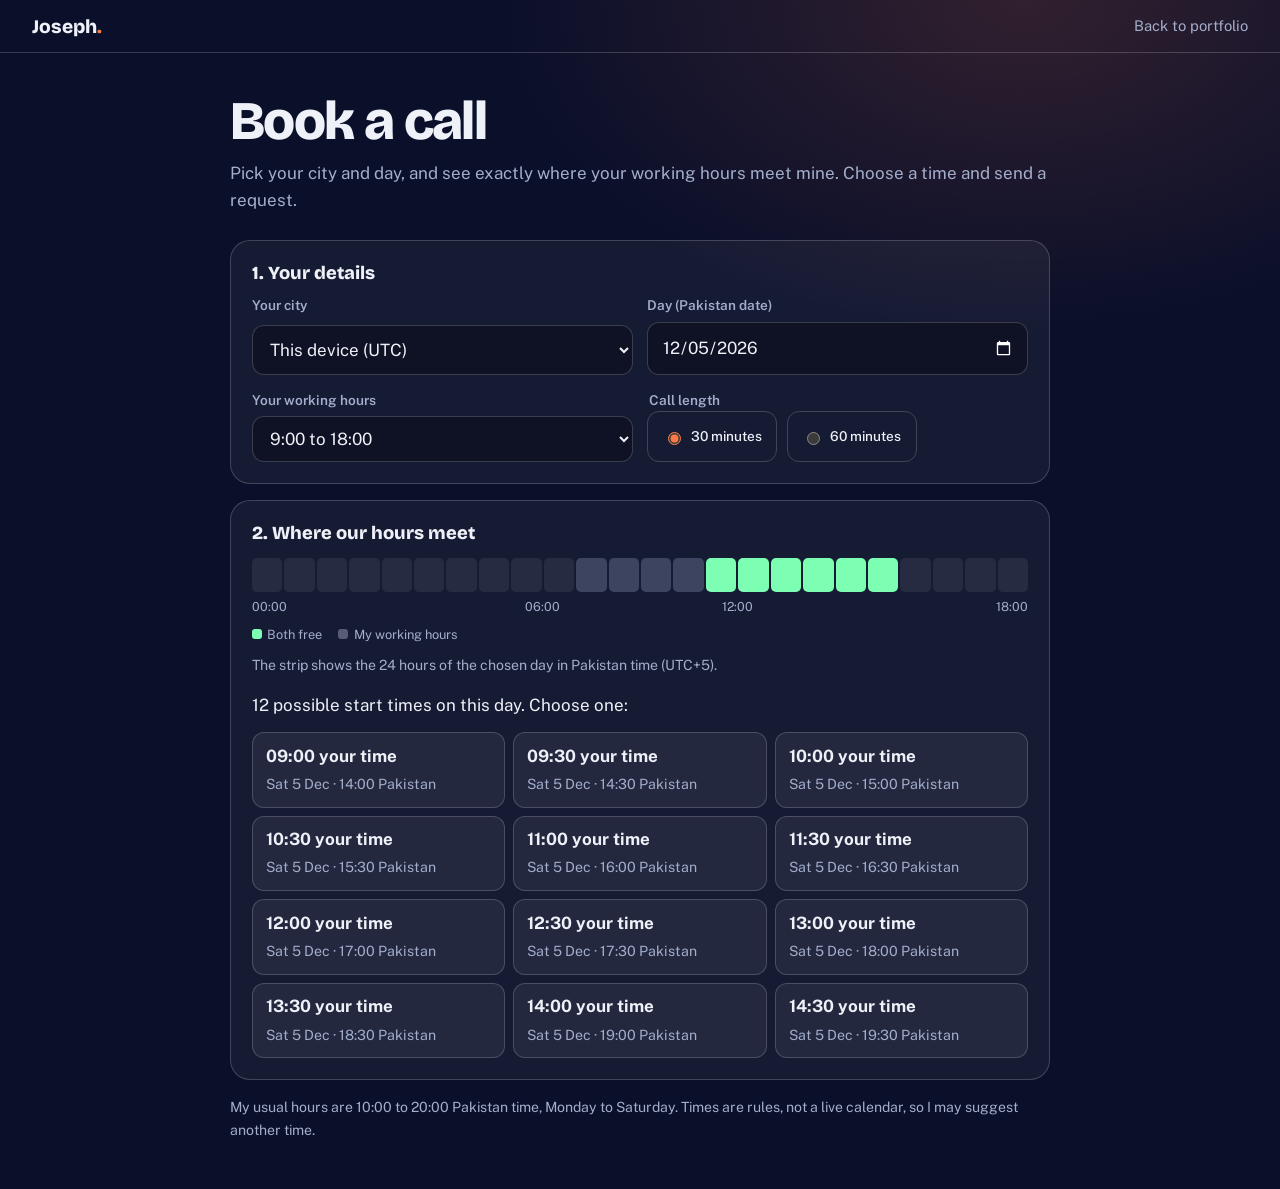
<file: meet.html>
<!DOCTYPE html>
<html lang="en">
<head>
<meta charset="UTF-8">
<meta name="viewport" content="width=device-width, initial-scale=1, viewport-fit=cover">
<title>Book a call | Joseph</title>
<meta name="description" content="Pick a time that works in your timezone and mine. See the overlap, choose a slot and send a request.">
<meta name="theme-color" content="#0A0F2A">
<link href="https://fonts.googleapis.com/css2?family=Bricolage+Grotesque:opsz,wght@12..96,600;12..96,800&family=Public+Sans:wght@400;500;600&display=swap" rel="stylesheet">
<style>
:root{--bg:#0A0F2A;--ink:#EEF1F7;--mute:#A3AECB;--line:rgba(255,255,255,.18);--acc:#FF7A45;--g:#7CFFB2;
  --display:'Bricolage Grotesque','Segoe UI',Arial,sans-serif;--body:'Public Sans','Segoe UI',Arial,sans-serif;color-scheme:dark}
*,*::before,*::after{box-sizing:border-box}
body{margin:0;background:var(--bg) radial-gradient(60% 40% at 80% 0%,rgba(255,122,69,.16),transparent 70%) no-repeat;color:var(--ink);font:1.0625rem/1.6 var(--body)}
button,input,select{font:inherit;color:inherit}
:focus-visible{outline:3px solid var(--acc);outline-offset:2px;border-radius:6px}
.top{display:flex;justify-content:space-between;align-items:center;padding:.9rem clamp(1rem,3vw,2rem);border-bottom:1px solid var(--line)}
.top a{text-decoration:none;color:var(--mute);font-size:.92rem}
.top .brand{font:800 1.2rem var(--display);color:var(--ink)}.brand span{color:var(--acc)}
main{width:min(820px,100% - 2rem);margin:0 auto;padding:2.5rem 0 3rem}
h1{font:800 clamp(2rem,6vw,3.4rem)/1.05 var(--display);letter-spacing:-.03em;margin:0 0 .6rem}
h2{font:800 1.15rem var(--display);margin:0 0 .7rem}
.lead,.note{color:var(--mute)}.lead{margin:0 0 1.6rem}.note{font-size:.88rem;margin:.5rem 0 0}
.card{border:1px solid var(--line);border-radius:20px;padding:1.3rem;background:rgba(255,255,255,.05);margin-bottom:1rem}
.form{display:grid;grid-template-columns:1fr 1fr;gap:.9rem}
.fld{display:grid;gap:.3rem;min-width:0}.fld.w{grid-column:1/-1}
label,legend{font-size:.85rem;font-weight:600;color:var(--mute)}
select,input[type=date],input[type=text]{width:100%;background:rgba(0,0,0,.3);border:1px solid var(--line);border-radius:12px;padding:.7rem .85rem;color-scheme:dark}
select option{color:#0A0F2A;background:#fff}
select:focus,input:focus{outline:none;border-color:var(--acc);box-shadow:0 0 0 3px rgba(255,122,69,.25)}
fieldset{border:0;margin:0;padding:0}
.rad{display:flex;gap:.6rem}
.rad label{display:flex;gap:.45rem;align-items:center;padding:.6rem .9rem;border:1px solid var(--line);border-radius:12px;color:var(--ink);font-weight:500;cursor:pointer}
.rad input{accent-color:#FF7A45}
.bar{display:grid;grid-template-columns:repeat(24,1fr);gap:2px;margin:.9rem 0 .3rem}
.bar i{height:34px;border-radius:5px;background:rgba(255,255,255,.07)}
.bar i.w{background:rgba(163,174,203,.28)}
.bar i.f{background:var(--g)}
.tick{display:grid;grid-template-columns:repeat(4,1fr);font-size:.78rem;color:var(--mute)}
.tick span:nth-child(n+2){text-align:center}.tick span:last-child{text-align:right}
.key{display:flex;gap:1rem;flex-wrap:wrap;font-size:.8rem;color:var(--mute);margin-top:.5rem}
.key i{display:inline-block;width:10px;height:10px;border-radius:3px;margin-right:.35rem}
.slots{display:grid;grid-template-columns:repeat(auto-fill,minmax(190px,1fr));gap:.5rem;margin-top:.8rem}
.slots button{text-align:left;padding:.6rem .8rem;border:1px solid var(--line);border-radius:12px;background:rgba(255,255,255,.06);cursor:pointer}
.slots button:hover{border-color:var(--acc)}
.slots button[aria-pressed="true"]{border-color:var(--acc);background:rgba(255,122,69,.2)}
.slots b{display:block}.slots small{color:var(--mute)}
.btn{padding:.7rem 1.3rem;border-radius:99px;border:2px solid var(--ink);background:none;cursor:pointer;font-weight:600;text-decoration:none;display:inline-block}
.btn:hover{background:var(--ink);color:var(--bg)}
.btn.p{background:var(--acc);border-color:var(--acc);color:#0A0F2A}.btn.p:hover{opacity:.9;background:var(--acc)}
.row{display:flex;flex-wrap:wrap;gap:.6rem;margin-top:1rem}
.err{color:#FF8A80;min-height:1.3em;margin:.5rem 0 0;font-size:.92rem}
.sum{font-size:1.1rem}.sum b{color:var(--g)}
[hidden]{display:none!important}
@media (max-width:600px){.form{grid-template-columns:1fr}}
</style>
<link rel="stylesheet" href="responsive.css">
</head>
<body>
<header class="top"><a class="brand" href="index.html">Joseph<span>.</span></a><a href="index.html">Back to portfolio</a></header>
<main>
  <h1>Book a call</h1>
  <p class="lead">Pick your city and day, and see exactly where your working hours meet mine. Choose a time and send a request.</p>

  <section class="card" aria-labelledby="h1">
    <h2 id="h1">1. Your details</h2>
    <div class="form">
      <div class="fld"><label for="tz">Your city</label><select id="tz"></select></div>
      <div class="fld"><label for="dt">Day (Pakistan date)</label><input id="dt" type="date"></div>
      <div class="fld"><label for="wh">Your working hours</label>
        <select id="wh"><option value="9-17">9:00 to 17:00</option><option value="9-18" selected>9:00 to 18:00</option><option value="8-20">8:00 to 20:00</option><option value="8-23">Flexible: 8:00 to 23:00</option></select></div>
      <fieldset class="fld"><legend>Call length</legend>
        <div class="rad"><label><input type="radio" name="du" value="30" checked>30 minutes</label><label><input type="radio" name="du" value="60">60 minutes</label></div></fieldset>
    </div>
  </section>

  <section class="card" aria-labelledby="h2">
    <h2 id="h2">2. Where our hours meet</h2>
    <div class="bar" id="bar" aria-hidden="true"></div>
    <div class="tick" aria-hidden="true"><span>00:00</span><span>06:00</span><span>12:00</span><span>18:00</span></div>
    <div class="key"><span><i style="background:var(--g)"></i>Both free</span><span><i style="background:rgba(163,174,203,.45)"></i>My working hours</span></div>
    <p class="note">The strip shows the 24 hours of the chosen day in Pakistan time (UTC+5).</p>
    <p id="count" role="status" aria-live="polite" style="margin:1rem 0 0"></p>
    <div class="slots" id="slots"></div>
  </section>

  <section class="card" id="req" hidden aria-labelledby="h3">
    <h2 id="h3">3. Send your request</h2>
    <p class="sum" id="sum" role="status"></p>
    <div class="form">
      <div class="fld"><label for="nm">Your name</label><input id="nm" type="text" autocomplete="name"></div>
      <div class="fld"><label for="tp">What is it about? (optional)</label><input id="tp" type="text" maxlength="120" placeholder="For example: a new website"></div>
    </div>
    <p class="err" id="err" role="alert"></p>
    <div class="row">
      <button class="btn p" id="wa" type="button">Request on WhatsApp</button>
      <button class="btn" id="ml" type="button">Request by email</button>
      <button class="btn" id="ics" type="button">Download calendar file</button>
    </div>
    <p class="note">This is a request, not a booking. I confirm every call personally, usually within a day.</p>
  </section>
  <p class="note">My usual hours are 10:00 to 20:00 Pakistan time, Monday to Saturday. Times are rules, not a live calendar, so I may suggest another time.</p>
</main>

<script>
(function(){
  /* Edit these to match your real availability. */
  var WA='923000000000',MAIL='hello@webforge studio.com';
  var OPEN=10,CLOSE=20;           /* your hours, Pakistan time */
  var DAYS=[1,2,3,4,5,6];         /* working days, 0 = Sunday */
  var LEAD=3;                     /* earliest slot, in hours from now */
  var PK=5;                       /* Pakistan is UTC+5, no daylight saving */

  var $=function(i){return document.getElementById(i)};
  var E=function(t,x){var e=document.createElement(t);if(x!==undefined)e.textContent=x;return e};
  var p2=function(n){return (n<10?'0':'')+n};
  var CITIES=[['Dubai','Asia/Dubai'],['Riyadh','Asia/Riyadh'],['Doha','Asia/Qatar'],['Istanbul','Europe/Istanbul'],['Cairo','Africa/Cairo'],['Lagos','Africa/Lagos'],['Nairobi','Africa/Nairobi'],['Johannesburg','Africa/Johannesburg'],
    ['London','Europe/London'],['Paris','Europe/Paris'],['Berlin','Europe/Berlin'],['Madrid','Europe/Madrid'],['Amsterdam','Europe/Amsterdam'],['Moscow','Europe/Moscow'],
    ['Delhi','Asia/Kolkata'],['Dhaka','Asia/Dhaka'],['Bangkok','Asia/Bangkok'],['Singapore','Asia/Singapore'],['Hong Kong','Asia/Hong_Kong'],['Shanghai','Asia/Shanghai'],['Tokyo','Asia/Tokyo'],['Seoul','Asia/Seoul'],
    ['Sydney','Australia/Sydney'],['Auckland','Pacific/Auckland'],
    ['Toronto','America/Toronto'],['New York','America/New_York'],['Chicago','America/Chicago'],['Denver','America/Denver'],['Los Angeles','America/Los_Angeles'],['Vancouver','America/Vancouver'],['Mexico City','America/Mexico_City'],['Sao Paulo','America/Sao_Paulo']];
  var mine='';try{mine=Intl.DateTimeFormat().resolvedOptions().timeZone}catch(e){}
  if(mine&&mine!=='Asia/Karachi'&&!CITIES.some(function(c){return c[1]===mine}))CITIES.unshift(['This device ('+mine+')',mine]);
  CITIES.unshift(['Karachi / Lahore (same as me)','Asia/Karachi']);
  CITIES.forEach(function(c){var o=E('option',c[0]);o.value=c[1];$('tz').appendChild(o)});
  if(mine)$('tz').value=mine;if($('tz').value!==mine)$('tz').selectedIndex=0;

  var fm={};
  var loc=function(ms,tz){
    var f=fm[tz]||(fm[tz]=new Intl.DateTimeFormat('en-GB',{timeZone:tz,weekday:'short',day:'numeric',month:'short',hour:'2-digit',minute:'2-digit',hourCycle:'h23'}));
    var o={};f.formatToParts(new Date(ms)).forEach(function(x){o[x.type]=x.value});
    return {m:+o.hour*60+ +o.minute,t:o.hour+':'+o.minute,d:o.weekday+' '+o.day+' '+o.month};
  };
  var ymd=function(d){return d.getFullYear()+'-'+p2(d.getMonth()+1)+'-'+p2(d.getDate())};
  var t0=new Date(),t1=new Date(t0.getTime()+864e5),t2=new Date(t0.getTime()+60*864e5);
  $('dt').min=ymd(t0);$('dt').max=ymd(t2);$('dt').value=ymd(t1);

  var sel=null,slots=[];
  var calc=function(){
    sel=null;$('req').hidden=true;$('slots').textContent='';$('bar').textContent='';
    var v=$('dt').value.split('-');
    if(v.length<3||!v[0]){$('count').textContent='Please choose a day.';return}
    var y=+v[0],mo=+v[1]-1,d=+v[2],tz=$('tz').value,dur=+document.querySelector('input[name="du"]:checked').value;
    var wh=$('wh').value.split('-'),oc=+wh[0]*60,cc=+wh[1]*60;
    var base=Date.UTC(y,mo,d)-PK*36e5,ok={},i;
    slots=[];
    if(DAYS.indexOf(new Date(Date.UTC(y,mo,d)).getUTCDay())>-1){
      for(i=0;i<48;i++){
        var sm=i*30,s=base+i*18e5,e=s+dur*6e4;
        if(sm<OPEN*60||sm+dur>CLOSE*60||s<Date.now()+LEAD*36e5)continue;
        var a=loc(s,tz),b=loc(e,tz);
        if(a.m<oc||b.m>cc||b.m<=a.m)continue;
        slots.push({s:s,e:e,a:a,b:b,k:p2(Math.floor(i/2))+':'+(i%2?'30':'00')});ok[i]=1;
      }
    }
    for(var h=0;h<24;h++){
      var c=E('i');
      if(DAYS.indexOf(new Date(Date.UTC(y,mo,d)).getUTCDay())>-1&&h>=OPEN&&h<CLOSE)c.className='w';
      if(ok[2*h]||ok[2*h+1])c.className='f';
      $('bar').appendChild(c);
    }
    $('count').textContent=!slots.length?
      (DAYS.indexOf(new Date(Date.UTC(y,mo,d)).getUTCDay())<0?'I do not take calls on that day. Please pick another day.':'No shared time on this day. Try another day, longer working hours or a 30 minute call.')
      :slots.length+' possible start '+(slots.length===1?'time':'times')+' on this day. Choose one:';
    slots.forEach(function(q){
      var b=E('button');b.type='button';b.setAttribute('aria-pressed','false');
      b.appendChild(E('b',q.a.t+' your time'));b.appendChild(E('small',q.a.d+' \u00B7 '+q.k+' Pakistan'));
      b.onclick=function(){
        [].forEach.call($('slots').children,function(x){x.setAttribute('aria-pressed',x===b)});
        sel=q;$('req').hidden=false;$('err').textContent='';
        $('sum').textContent='';
        var s=E('b',q.a.d+', '+q.a.t+' to '+q.b.t);$('sum').appendChild(s);
        $('sum').appendChild(document.createTextNode(' your time ('+q.k+' Pakistan time), '+dur+' minutes.'));
      };
      $('slots').appendChild(b);
    });
  };
  ['tz','dt','wh'].forEach(function(i){$(i).addEventListener('change',calc)});
  [].forEach.call(document.querySelectorAll('input[name="du"]'),function(r){r.addEventListener('change',calc)});

  var text=function(){
    var dur=Math.round((sel.e-sel.s)/6e4),city=$('tz').options[$('tz').selectedIndex].text,tp=$('tp').value.trim();
    return 'Hi Joseph, I would like a '+dur+' minute call.\n\nTime: '+sel.a.d+', '+sel.a.t+' to '+sel.b.t+' ('+city+')\nIn Pakistan: '+sel.k+' (UTC+5)\nName: '+$('nm').value.trim()+(tp?'\nAbout: '+tp:'')+'\n\nPlease confirm if this works.';
  };
  var need=function(){
    if(!sel){$('err').textContent='Please choose a time first.';return false}
    if(!$('nm').value.trim()){$('err').textContent='Please enter your name.';$('nm').focus();return false}
    $('err').textContent='';return true;
  };
  $('wa').onclick=function(){if(need())window.open('https://wa.me/'+WA+'?text='+encodeURIComponent(text()),'_blank','noopener')};
  $('ml').onclick=function(){if(need())location.href='mailto:'+MAIL+'?subject='+encodeURIComponent('Call request: '+sel.a.d+' '+sel.a.t)+'&body='+encodeURIComponent(text())};
  $('ics').onclick=function(){
    if(!need())return;
    var z=function(ms){return new Date(ms).toISOString().replace(/[-:]/g,'').replace(/\.\d{3}/,'')};
    var body=['BEGIN:VCALENDAR','VERSION:2.0','PRODID:-//Joseph//Call request//EN','BEGIN:VEVENT','UID:'+sel.s+'@Joseph','DTSTAMP:'+z(Date.now()),'DTSTART:'+z(sel.s),'DTEND:'+z(sel.e),'SUMMARY:Call with Joseph (requested, not yet confirmed)','DESCRIPTION:Requested time. Joseph will confirm.','END:VEVENT','END:VCALENDAR'].join('\r\n');
    var a=document.createElement('a');
    a.href=URL.createObjectURL(new Blob([body],{type:'text/calendar'}));a.download='call-with-Webforge Studioics';
    document.body.appendChild(a);a.click();a.remove();
  };
  calc();
})();
</script>
<script src="code-rain.js" defer></script>
</body>
</html>
</file>
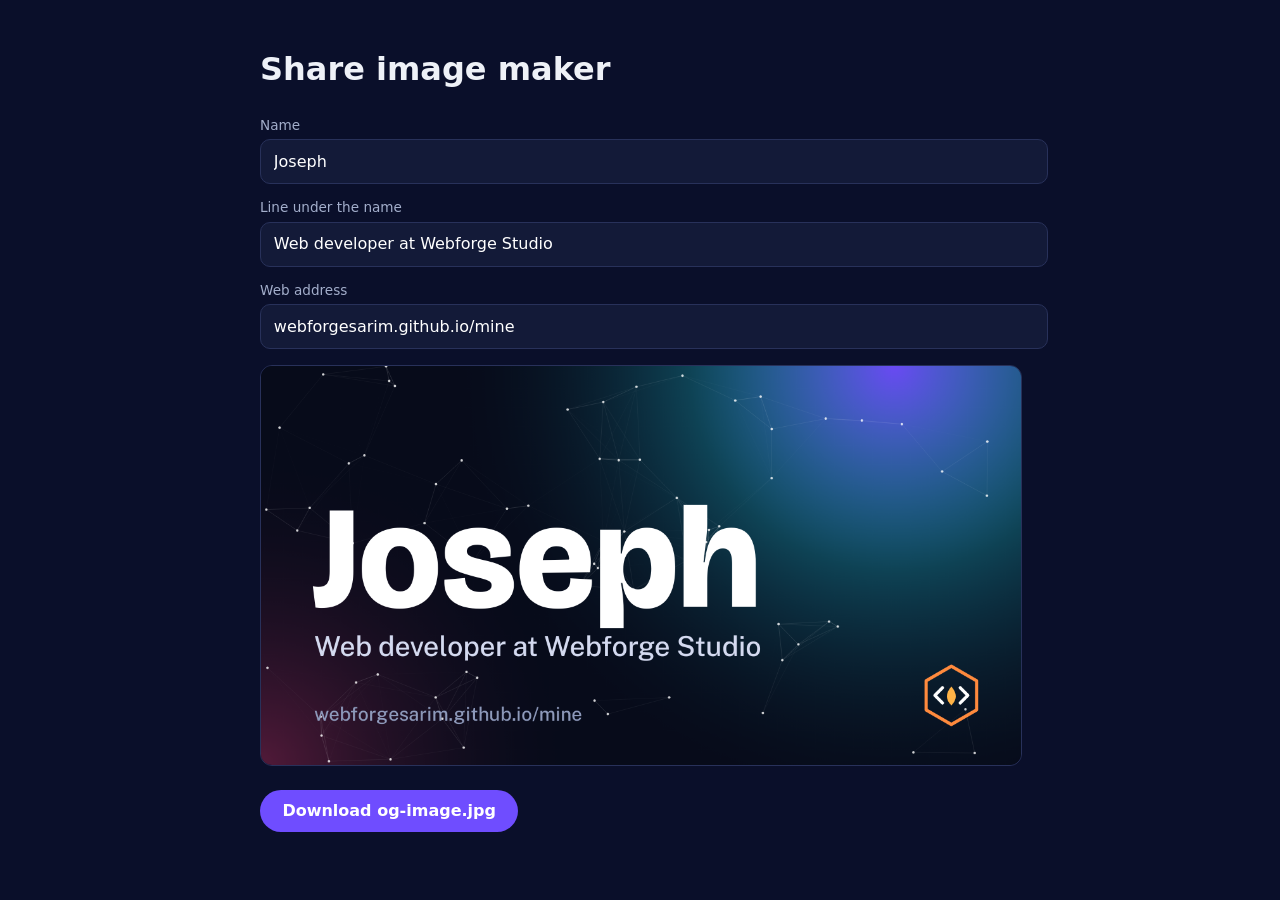
<file: og-maker.html>
<!DOCTYPE html>
<html lang="en"><head><meta charset="UTF-8"><meta name="viewport" content="width=device-width,initial-scale=1">
<title>Share image maker</title>
<link href="https://fonts.googleapis.com/css2?family=Bricolage+Grotesque:opsz,wght@12..96,800&family=Public+Sans:wght@500&display=swap" rel="stylesheet">
<style>
body{margin:0;background:#0A0F2A;color:#EEF1F7;font:16px/1.5 system-ui,sans-serif;padding:1.5rem}
.w{max-width:760px;margin:auto}
canvas{width:100%;height:auto;border-radius:12px;border:1px solid #28315A;display:block;margin:1rem 0}
label{display:block;font-size:.85rem;color:#A3AECB;margin:.8rem 0 .25rem}
input{width:100%;padding:.6rem .8rem;border-radius:10px;border:1px solid #28315A;background:#131A38;color:#fff;font:inherit}
button{margin-top:.5rem;padding:.7rem 1.4rem;border:0;border-radius:99px;background:#6F4DFF;color:#fff;font:600 1rem system-ui;cursor:pointer}
</style></head><body><div class="w">
<h1>Share image maker</h1>
<label for="n">Name</label><input id="n" value="Joseph">
<label for="t">Line under the name</label><input id="t" value="Web developer at Webforge Studio">
<label for="u">Web address</label><input id="u" value="webforgesarim.github.io/mine">
<canvas id="c" width="1200" height="630"></canvas>
<button id="d" type="button">Download og-image.jpg</button>
</div>
<script>
var c=document.getElementById('c'),x=c.getContext('2d'),$=function(i){return document.getElementById(i)};
var draw=function(){
  var W=1200,H=630,g,i,j;
  x.fillStyle='#070B1A';x.fillRect(0,0,W,H);
  g=x.createRadialGradient(1000,0,0,1000,0,720);g.addColorStop(0,'rgba(111,77,255,.95)');g.addColorStop(.45,'rgba(34,211,238,.28)');g.addColorStop(1,'rgba(7,11,26,0)');x.fillStyle=g;x.fillRect(0,0,W,H);
  g=x.createRadialGradient(0,H,0,0,H,520);g.addColorStop(0,'rgba(255,61,129,.3)');g.addColorStop(1,'rgba(7,11,26,0)');x.fillStyle=g;x.fillRect(0,0,W,H);
  var s=7,r=function(){s=(s*9301+49297)%233280;return s/233280},P=[];
  for(i=0;i<70;i++)P.push([r()*W,r()*H]);
  x.lineWidth=1;
  for(i=0;i<P.length;i++)for(j=i+1;j<P.length;j++){
    var dx=P[i][0]-P[j][0],dy=P[i][1]-P[j][1],d=Math.sqrt(dx*dx+dy*dy);
    if(d<150){x.strokeStyle='rgba(255,255,255,'+(.18*(1-d/150))+')';x.beginPath();x.moveTo(P[i][0],P[i][1]);x.lineTo(P[j][0],P[j][1]);x.stroke()}
  }
  x.fillStyle='rgba(255,255,255,.8)';
  P.forEach(function(p){x.beginPath();x.arc(p[0],p[1],2,0,6.283);x.fill()});
  var name=$('n').value||'Name',size=230,F=function(){x.font='800 '+size+'px "Bricolage Grotesque","Segoe UI",Arial,sans-serif'};
  F();while(x.measureText(name).width>1040&&size>60){size-=6;F()}
  x.fillStyle='#fff';x.fillText(name,80,380);
  x.font='500 44px "Public Sans","Segoe UI",Arial,sans-serif';x.fillStyle='#D4DAF0';x.fillText($('t').value,84,458);
  x.font='500 30px "Public Sans","Segoe UI",Arial,sans-serif';x.fillStyle='#8E9ABB';x.fillText($('u').value,84,560);
  var cx=1090,cy=520,R=46;
  x.strokeStyle='#FF8A3D';x.lineWidth=5;x.lineJoin='round';x.beginPath();
  for(i=0;i<6;i++){var a=Math.PI/3*i-Math.PI/2;x.lineTo(cx+R*Math.cos(a),cy+R*Math.sin(a))}
  x.closePath();x.stroke();
  x.strokeStyle='#fff';x.lineCap='round';x.beginPath();
  x.moveTo(cx-14,cy-12);x.lineTo(cx-26,cy);x.lineTo(cx-14,cy+12);x.moveTo(cx+14,cy-12);x.lineTo(cx+26,cy);x.lineTo(cx+14,cy+12);x.stroke();
  x.fillStyle='#FFB347';x.beginPath();x.moveTo(cx,cy-14);x.quadraticCurveTo(cx+14,cy+2,cx,cy+16);x.quadraticCurveTo(cx-14,cy+2,cx,cy-14);x.fill();
};
['n','t','u'].forEach(function(i){$(i).addEventListener('input',draw)});
$('d').onclick=function(){c.toBlob(function(b){var a=document.createElement('a');a.href=URL.createObjectURL(b);a.download='og-image.jpg';a.click()},'image/jpeg',.88)};
draw();
Promise.all([document.fonts.load('800 100px "Bricolage Grotesque"'),document.fonts.load('500 40px "Public Sans"')]).then(draw,draw);
</script></body></html>
</file>
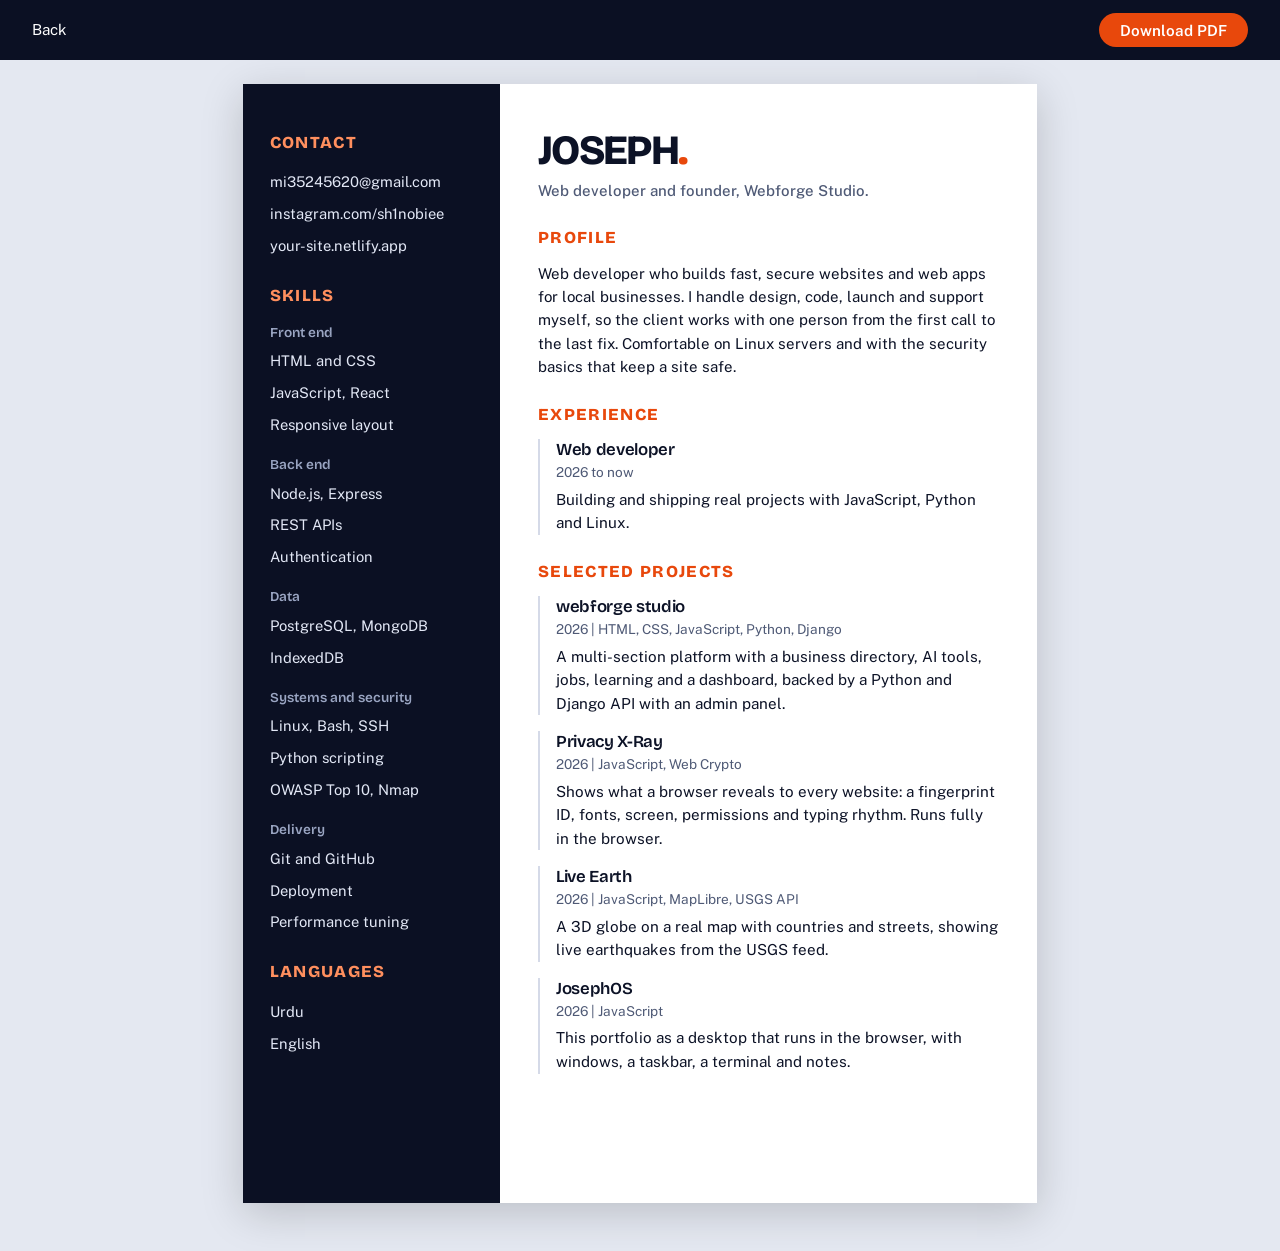
<file: resume.html>
<!DOCTYPE html>
<html lang="en">
<head>
<meta charset="UTF-8">
<meta name="viewport" content="width=device-width, initial-scale=1">
<title>Joseph – Resume</title>
<meta name="description" content="Resume of Joseph, web developer and founder of Webforge Studio ">
<link rel="preconnect" href="https://fonts.googleapis.com">
<link rel="preconnect" href="https://fonts.gstatic.com" crossorigin>
<link href="https://fonts.googleapis.com/css2?family=Bricolage+Grotesque:opsz,wght@12..96,400;12..96,600;12..96,800&family=Public+Sans:wght@400;500;600&display=swap" rel="stylesheet">
<style>
:root{--ink:#0C1226;--mute:#4F5A76;--line:#D5DAE8;--blue:#E8480C;--navy:#0B1023;
  --display:'Bricolage Grotesque','Segoe UI',Arial,sans-serif;--body:'Public Sans','Segoe UI',Arial,sans-serif;color-scheme:light}
*,*::before,*::after{box-sizing:border-box}
body{margin:0;background:#E4E8F1;color:var(--ink);font:15px/1.55 var(--body);-webkit-font-smoothing:antialiased}
a{color:inherit}
:focus-visible{outline:3px solid var(--blue);outline-offset:3px}
.bar{position:sticky;top:0;z-index:5;display:flex;justify-content:space-between;align-items:center;gap:1rem;padding:.8rem clamp(1rem,4vw,2rem);background:var(--navy);color:#fff;font-size:.95rem}
.bar a{text-decoration:none}
.bar button{font:600 .95rem var(--body);background:var(--blue);color:#fff;border:0;border-radius:99px;padding:.55rem 1.3rem;cursor:pointer}
.bar button:hover{opacity:.9}
.paper{width:min(210mm,100%);min-height:296mm;margin:1.5rem auto 3rem;background:#fff;display:grid;grid-template-columns:68mm 1fr;box-shadow:0 10px 40px rgba(0,0,0,.18)}
aside{background:var(--navy);color:#E3E8F6;padding:12mm 7mm}
main{padding:12mm 10mm 10mm}
h1,h2,h3{font-family:var(--display);margin:0;letter-spacing:-.02em}
h1{font-size:2.6rem;font-weight:800;line-height:1;letter-spacing:-.04em}
h1 span{color:var(--blue)}
.role{margin:.5rem 0 1.4rem;color:var(--mute);font-weight:500}
h2{font-size:1.05rem;font-weight:800;text-transform:uppercase;letter-spacing:.08em;color:var(--blue);margin:0 0 .7rem}
aside h2{color:#FF8F5E}
section{margin-bottom:1.5rem}
main p{margin:0}
.job{margin-bottom:1rem;padding-left:1rem;border-left:2px solid var(--line)}
.job h3{font-size:1.05rem;font-weight:600;line-height:1.25}
.job .when{font-size:.85rem;color:var(--mute);margin:.1rem 0 .3rem}
.job p{font-size:.95rem}
aside ul{list-style:none;margin:0;padding:0}
aside li{padding:.28rem 0;font-size:.92rem;word-break:break-word}
aside h3{font-size:.85rem;font-weight:600;color:#9AA5C2;margin:.8rem 0 .2rem;letter-spacing:0}
aside section{margin-bottom:1.3rem}
@media screen and (max-width:760px){.paper{grid-template-columns:1fr;margin:0 auto}}
@page{size:A4;margin:0}
@media print{
  body{background:#fff;font-size:13px}
  .bar{display:none}
  .paper{margin:0;box-shadow:none;width:210mm;min-height:296mm;-webkit-print-color-adjust:exact;print-color-adjust:exact}
  aside{-webkit-print-color-adjust:exact;print-color-adjust:exact}
  h1{font-size:2.4rem}
}
</style>
<link rel="stylesheet" href="responsive.css">
</head>
<body>
<div class="bar">
  <a href="index.html">Back</a>
  <button type="button" id="print">Download PDF</button>
</div>

<div class="paper">
  <aside>
    <section>
      <h2>Contact</h2>
      <ul>
        <li>mi35245620@gmail.com</li>
        <li>instagram.com/sh1nobiee</li>
        <li>your-site.netlify.app</li>
      </ul>
    </section>
    <section>
      <h2>Skills</h2>
      <h3>Front end</h3>
      <ul><li>HTML and CSS</li><li>JavaScript, React</li><li>Responsive layout</li></ul>
      <h3>Back end</h3>
      <ul><li>Node.js, Express</li><li>REST APIs</li><li>Authentication</li></ul>
      <h3>Data</h3>
      <ul><li>PostgreSQL, MongoDB</li><li>IndexedDB</li></ul>
      <h3>Systems and security</h3>
      <ul><li>Linux, Bash, SSH</li><li>Python scripting</li><li>OWASP Top 10, Nmap</li></ul>
      <h3>Delivery</h3>
      <ul><li>Git and GitHub</li><li>Deployment</li><li>Performance tuning</li></ul>
    </section>
    <section>
      <h2>Languages</h2>
      <ul><li>Urdu</li><li>English</li></ul>
    </section>
  </aside>

  <main>
    <h1>JOSEPH<span>.</span></h1>
    <p class="role">Web developer and founder, Webforge Studio.</p>

    <section>
      <h2>Profile</h2>
      <p>Web developer who builds fast, secure websites and web apps for local businesses. I handle design, code, launch and support myself, so the client works with one person from the first call to the last fix. Comfortable on Linux servers and with the security basics that keep a site safe.</p>
    </section>

    <section>
      <h2>Experience</h2>
      <div class="job"><h3>Web developer</h3><p class="when">2026 to now</p><p>Building and shipping real projects with JavaScript, Python and Linux.</p></div>
    </section>

    <section>
      <h2>Selected projects</h2>
      <div class="job"><h3>webforge studio</h3><p class="when">2026 | HTML, CSS, JavaScript, Python, Django</p><p>A multi-section platform with a business directory, AI tools, jobs, learning and a dashboard, backed by a Python and Django API with an admin panel.</p></div>
      <div class="job"><h3>Privacy X-Ray</h3><p class="when">2026 | JavaScript, Web Crypto</p><p>Shows what a browser reveals to every website: a fingerprint ID, fonts, screen, permissions and typing rhythm. Runs fully in the browser.</p></div>
      <div class="job"><h3>Live Earth</h3><p class="when">2026 | JavaScript, MapLibre, USGS API</p><p>A 3D globe on a real map with countries and streets, showing live earthquakes from the USGS feed.</p></div>
      <div class="job"><h3>JosephOS</h3><p class="when">2026 | JavaScript</p><p>This portfolio as a desktop that runs in the browser, with windows, a taskbar, a terminal and notes.</p></div>
    </section>
  </main>
</div>

<script>
document.getElementById('print').addEventListener('click',function(){window.print()});
</script>
</body>
</html>
</file>
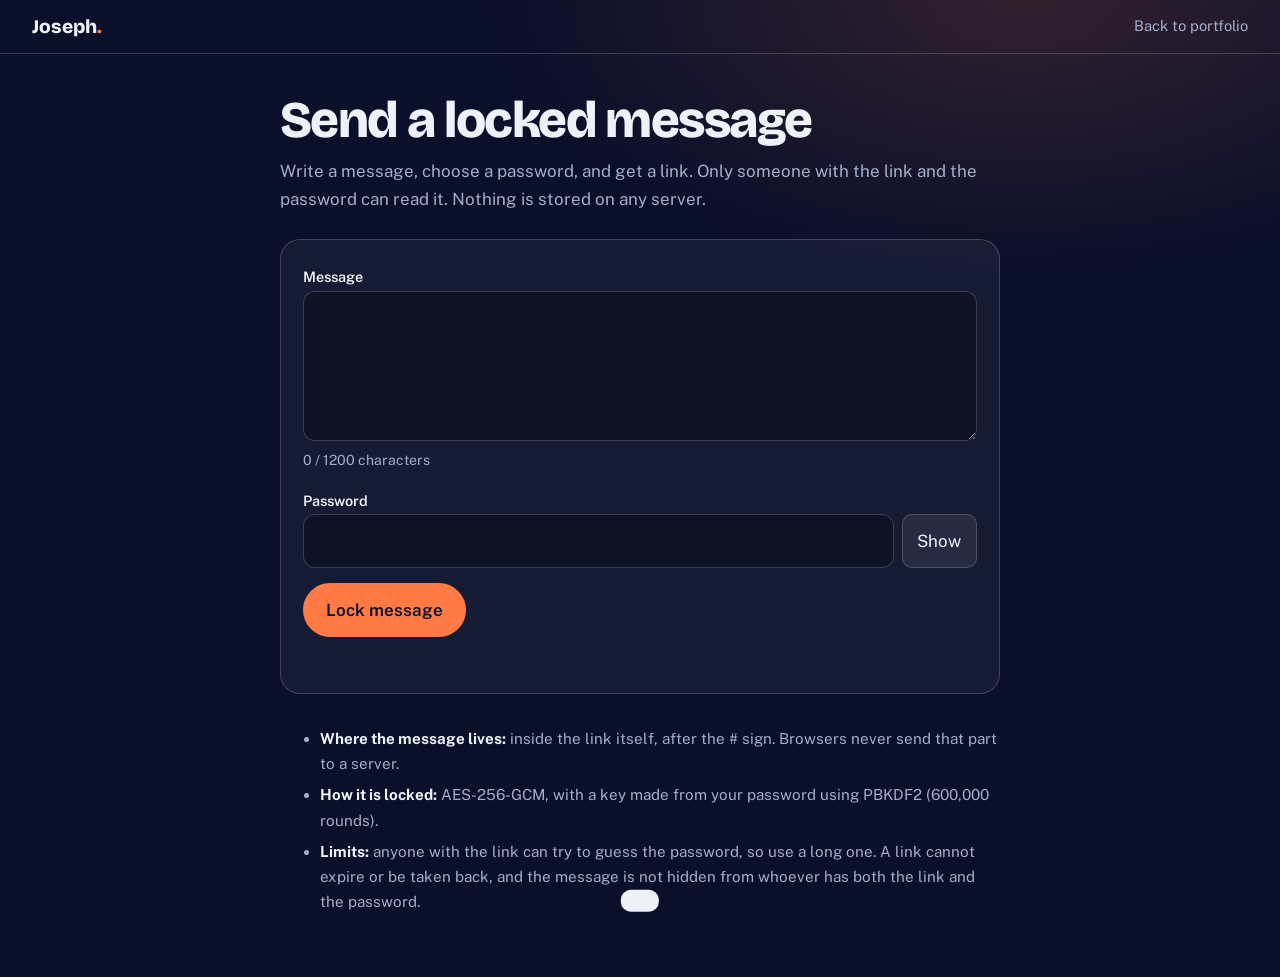
<file: secure.html>
<!DOCTYPE html>
<html lang="en">
<head>
<meta charset="UTF-8">
<meta name="viewport" content="width=device-width, initial-scale=1, viewport-fit=cover">
<title>Encrypted message link | Joseph</title>
<meta name="description" content="Lock a message with a password and share it as a link. Encryption happens in your browser and nothing is stored anywhere.">
<meta name="robots" content="noindex">
<meta name="theme-color" content="#0A0F2A">
<link href="https://fonts.googleapis.com/css2?family=Bricolage+Grotesque:opsz,wght@12..96,600;12..96,800&family=Public+Sans:wght@400;500;600&display=swap" rel="stylesheet">
<style>
:root{--bg:#0A0F2A;--ink:#EEF1F7;--mute:#A3AECB;--line:rgba(255,255,255,.18);--acc:#FF7A45;--g:#7CFFB2;--bad:#FF8A80;
  --display:'Bricolage Grotesque','Segoe UI',Arial,sans-serif;--body:'Public Sans','Segoe UI',Arial,sans-serif;--mono:ui-monospace,Menlo,Consolas,monospace;color-scheme:dark}
*,*::before,*::after{box-sizing:border-box}
body{margin:0;background:var(--bg) radial-gradient(60% 40% at 80% 0%,rgba(255,122,69,.16),transparent 70%) no-repeat;color:var(--ink);font:1.0625rem/1.65 var(--body)}
button,input,textarea{font:inherit;color:inherit}
:focus-visible{outline:3px solid var(--acc);outline-offset:2px;border-radius:6px}
.top{display:flex;justify-content:space-between;align-items:center;padding:.9rem clamp(1rem,3vw,2rem);border-bottom:1px solid var(--line)}
.top a{text-decoration:none;color:var(--mute);font-size:.92rem}
.top .brand{font:800 1.2rem var(--display);color:var(--ink)}.brand span{color:var(--acc)}
main{width:min(720px,100% - 2rem);margin:0 auto;padding:2.5rem 0 3rem}
h1{font:800 clamp(2rem,6vw,3.2rem)/1.05 var(--display);letter-spacing:-.03em;margin:0 0 .6rem}
.lead{color:var(--mute);margin:0 0 1.6rem}
.card{border:1px solid var(--line);border-radius:20px;padding:1.4rem;background:rgba(255,255,255,.05);display:grid;gap:.9rem}
label{font-size:.9rem;font-weight:600}
textarea,input[type=password],input[type=text]{width:100%;background:rgba(0,0,0,.3);border:1px solid var(--line);border-radius:12px;padding:.8rem .9rem;font-size:1rem}
textarea{min-height:150px;resize:vertical}
textarea:focus,input:focus{outline:none;border-color:var(--acc);box-shadow:0 0 0 3px rgba(255,122,69,.25)}
.row{display:flex;flex-wrap:wrap;gap:.6rem;align-items:center}
.pw{display:flex;gap:.5rem}.pw input{flex:1;min-width:0}
.btn{padding:.7rem 1.3rem;border-radius:99px;border:2px solid var(--ink);background:none;cursor:pointer;font-weight:600;text-decoration:none;display:inline-block}
.btn:hover{background:var(--ink);color:var(--bg)}
.btn.p{background:var(--acc);border-color:var(--acc);color:#0A0F2A}.btn.p:hover{opacity:.9;background:var(--acc)}
.btn:disabled{opacity:.5;cursor:wait}
.mini{padding:.5rem .9rem;border-radius:10px;border:1px solid var(--line);background:rgba(255,255,255,.07);cursor:pointer}
.note{font-size:.88rem;color:var(--mute);margin:0}
.err{color:var(--bad);font-size:.92rem;margin:0;min-height:1.3em}
.out{font:.85rem/1.5 var(--mono);word-break:break-all;background:rgba(0,0,0,.35);border:1px solid var(--line);border-radius:12px;padding:.8rem;margin:0;user-select:all}
.msg{white-space:pre-wrap;word-break:break-word;background:rgba(124,255,178,.08);border:1px solid var(--g);border-radius:14px;padding:1rem;margin:0}
[hidden]{display:none!important}
.how{margin-top:2rem;color:var(--mute);font-size:.95rem}.how li{margin:.4rem 0}.how b{color:var(--ink)}
.toast{position:fixed;left:50%;bottom:1.5rem;transform:translate(-50%,160%);background:var(--ink);color:var(--bg);padding:.7rem 1.2rem;border-radius:10px;transition:transform .3s}
.toast.show{transform:translate(-50%,0)}
@media (prefers-reduced-motion:reduce){.toast{transition:none}}
</style>
<link rel="stylesheet" href="responsive.css">
</head>
<body>
<header class="top"><a class="brand" href="index.html">Joseph<span>.</span></a><a href="index.html">Back to portfolio</a></header>
<main>
  <section id="make">
    <h1>Send a locked message</h1>
    <p class="lead">Write a message, choose a password, and get a link. Only someone with the link and the password can read it. Nothing is stored on any server.</p>
    <div class="card">
      <div><label for="txt">Message</label><textarea id="txt" maxlength="1200"></textarea><p class="note"><span id="cnt">0</span> / 1200 characters</p></div>
      <div><label for="pw">Password</label>
        <div class="pw"><input id="pw" type="password" autocomplete="new-password"><button class="mini" id="sh" type="button" aria-pressed="false">Show</button></div>
        <p class="note" id="pn"></p></div>
      <div class="row"><button class="btn p" id="go" type="button">Lock message</button></div>
      <p class="err" id="e1" role="alert"></p>
      <div id="res" hidden>
        <label for="lk">Your link</label>
        <p class="out" id="lk"></p>
        <div class="row" style="margin-top:.7rem"><button class="btn" id="cp" type="button">Copy link</button></div>
        <p class="note" style="margin-top:.7rem">Send the password by a different route, for example the link on WhatsApp and the password by phone.</p>
      </div>
    </div>
  </section>

  <section id="open" hidden>
    <h1>You received a locked message</h1>
    <p class="lead">Enter the password you were given to read it. Decryption happens in your browser.</p>
    <div class="card">
      <div><label for="pw2">Password</label>
        <div class="pw"><input id="pw2" type="password" autocomplete="current-password"><button class="mini" id="sh2" type="button" aria-pressed="false">Show</button></div></div>
      <div class="row"><button class="btn p" id="un" type="button">Unlock</button></div>
      <p class="err" id="e2" role="alert"></p>
      <div id="shown" hidden><label>Message</label><p class="msg" id="pt"></p></div>
    </div>
    <p class="note" style="margin-top:1rem"><a href="secure.html" style="color:var(--acc)">Create your own locked message</a></p>
  </section>

  <ul class="how">
    <li><b>Where the message lives:</b> inside the link itself, after the # sign. Browsers never send that part to a server.</li>
    <li><b>How it is locked:</b> AES-256-GCM, with a key made from your password using PBKDF2 (600,000 rounds).</li>
    <li><b>Limits:</b> anyone with the link can try to guess the password, so use a long one. A link cannot expire or be taken back, and the message is not hidden from whoever has both the link and the password.</li>
  </ul>
</main>
<div class="toast" id="toast" role="status" aria-live="polite"></div>

<script>
(function(){
  var $=function(i){return document.getElementById(i)};
  var enc=new TextEncoder(),dec=new TextDecoder(),RND=600000;
  var toast=function(m){var t=$('toast');t.textContent=m;t.classList.add('show');clearTimeout(toast.h);toast.h=setTimeout(function(){t.classList.remove('show')},2000)};
  var b64=function(u){var s='';for(var i=0;i<u.length;i++)s+=String.fromCharCode(u[i]);return btoa(s).replace(/\+/g,'-').replace(/\//g,'_').replace(/=+$/,'')};
  var unb=function(s){s=s.replace(/-/g,'+').replace(/_/g,'/');while(s.length%4)s+='=';var r=atob(s),u=new Uint8Array(r.length);for(var i=0;i<r.length;i++)u[i]=r.charCodeAt(i);return u};
  var base=function(){return location.href.split('#')[0]};

  if(!window.crypto||!crypto.subtle){
    $('make').hidden=false;$('e1').textContent='This page needs a secure connection (https or localhost) to encrypt.';$('go').disabled=true;return;
  }
  var derive=function(pw,salt){
    return crypto.subtle.importKey('raw',enc.encode(pw),'PBKDF2',false,['deriveKey']).then(function(m){
      return crypto.subtle.deriveKey({name:'PBKDF2',salt:salt,iterations:RND,hash:'SHA-256'},m,{name:'AES-GCM',length:256},false,['encrypt','decrypt']);
    });
  };
  var eye=function(b,i){b.addEventListener('click',function(){var s=i.type==='password';i.type=s?'text':'password';b.textContent=s?'Hide':'Show';b.setAttribute('aria-pressed',s)})};
  eye($('sh'),$('pw'));eye($('sh2'),$('pw2'));

  $('txt').addEventListener('input',function(){$('cnt').textContent=$('txt').value.length});
  $('pw').addEventListener('input',function(){
    var n=$('pw').value.length;
    $('pn').textContent=!n?'':n<10?'Short. Use at least 12 characters, or four or more random words.':n<14?'Fair. A longer password is safer.':'Good length.';
  });

  $('go').addEventListener('click',function(){
    var t=$('txt').value,p=$('pw').value;$('e1').textContent='';
    if(!t.trim()){$('e1').textContent='Please write a message first.';$('txt').focus();return}
    if(p.length<8){$('e1').textContent='Please use a password of at least 8 characters.';$('pw').focus();return}
    $('go').disabled=true;$('go').textContent='Locking...';
    var salt=crypto.getRandomValues(new Uint8Array(16)),iv=crypto.getRandomValues(new Uint8Array(12));
    derive(p,salt).then(function(k){return crypto.subtle.encrypt({name:'AES-GCM',iv:iv},k,enc.encode(t))}).then(function(ct){
      $('lk').textContent=base()+'#v1.'+b64(salt)+'.'+b64(iv)+'.'+b64(new Uint8Array(ct));
      $('res').hidden=false;
    }).catch(function(){$('e1').textContent='Could not lock the message. Please try again.'}).then(function(){$('go').disabled=false;$('go').textContent='Lock message'});
  });
  $('cp').addEventListener('click',function(){
    var v=$('lk').textContent;
    if(navigator.clipboard&&navigator.clipboard.writeText)navigator.clipboard.writeText(v).then(function(){toast('Link copied')},function(){toast('Select the link and copy it')});
    else toast('Select the link and copy it');
  });

  var parts=null;
  var route=function(){
    var h=location.hash.slice(1);
    parts=null;
    if(h.indexOf('v1.')===0){var a=h.split('.');if(a.length===4)parts=a}
    $('open').hidden=!parts;$('make').hidden=!!parts;
    $('shown').hidden=true;$('pt').textContent='';$('e2').textContent='';
  };
  addEventListener('hashchange',route);route();

  var unlock=function(){
    if(!parts)return;
    var p=$('pw2').value;$('e2').textContent='';
    if(!p){$('e2').textContent='Please enter the password.';$('pw2').focus();return}
    $('un').disabled=true;$('un').textContent='Unlocking...';
    var salt,iv,ct;
    try{salt=unb(parts[1]);iv=unb(parts[2]);ct=unb(parts[3])}catch(e){$('e2').textContent='This link looks damaged.';$('un').disabled=false;$('un').textContent='Unlock';return}
    derive(p,salt).then(function(k){return crypto.subtle.decrypt({name:'AES-GCM',iv:iv},k,ct)}).then(function(pt){
      $('pt').textContent=dec.decode(pt);$('shown').hidden=false;
    }).catch(function(){$('e2').textContent='Wrong password, or the link was changed.'}).then(function(){$('un').disabled=false;$('un').textContent='Unlock'});
  };
  $('un').addEventListener('click',unlock);
  $('pw2').addEventListener('keydown',function(e){if(e.key==='Enter')unlock()});
})();
</script>
<script src="code-rain.js" defer></script>
</body>
</html>
</file>
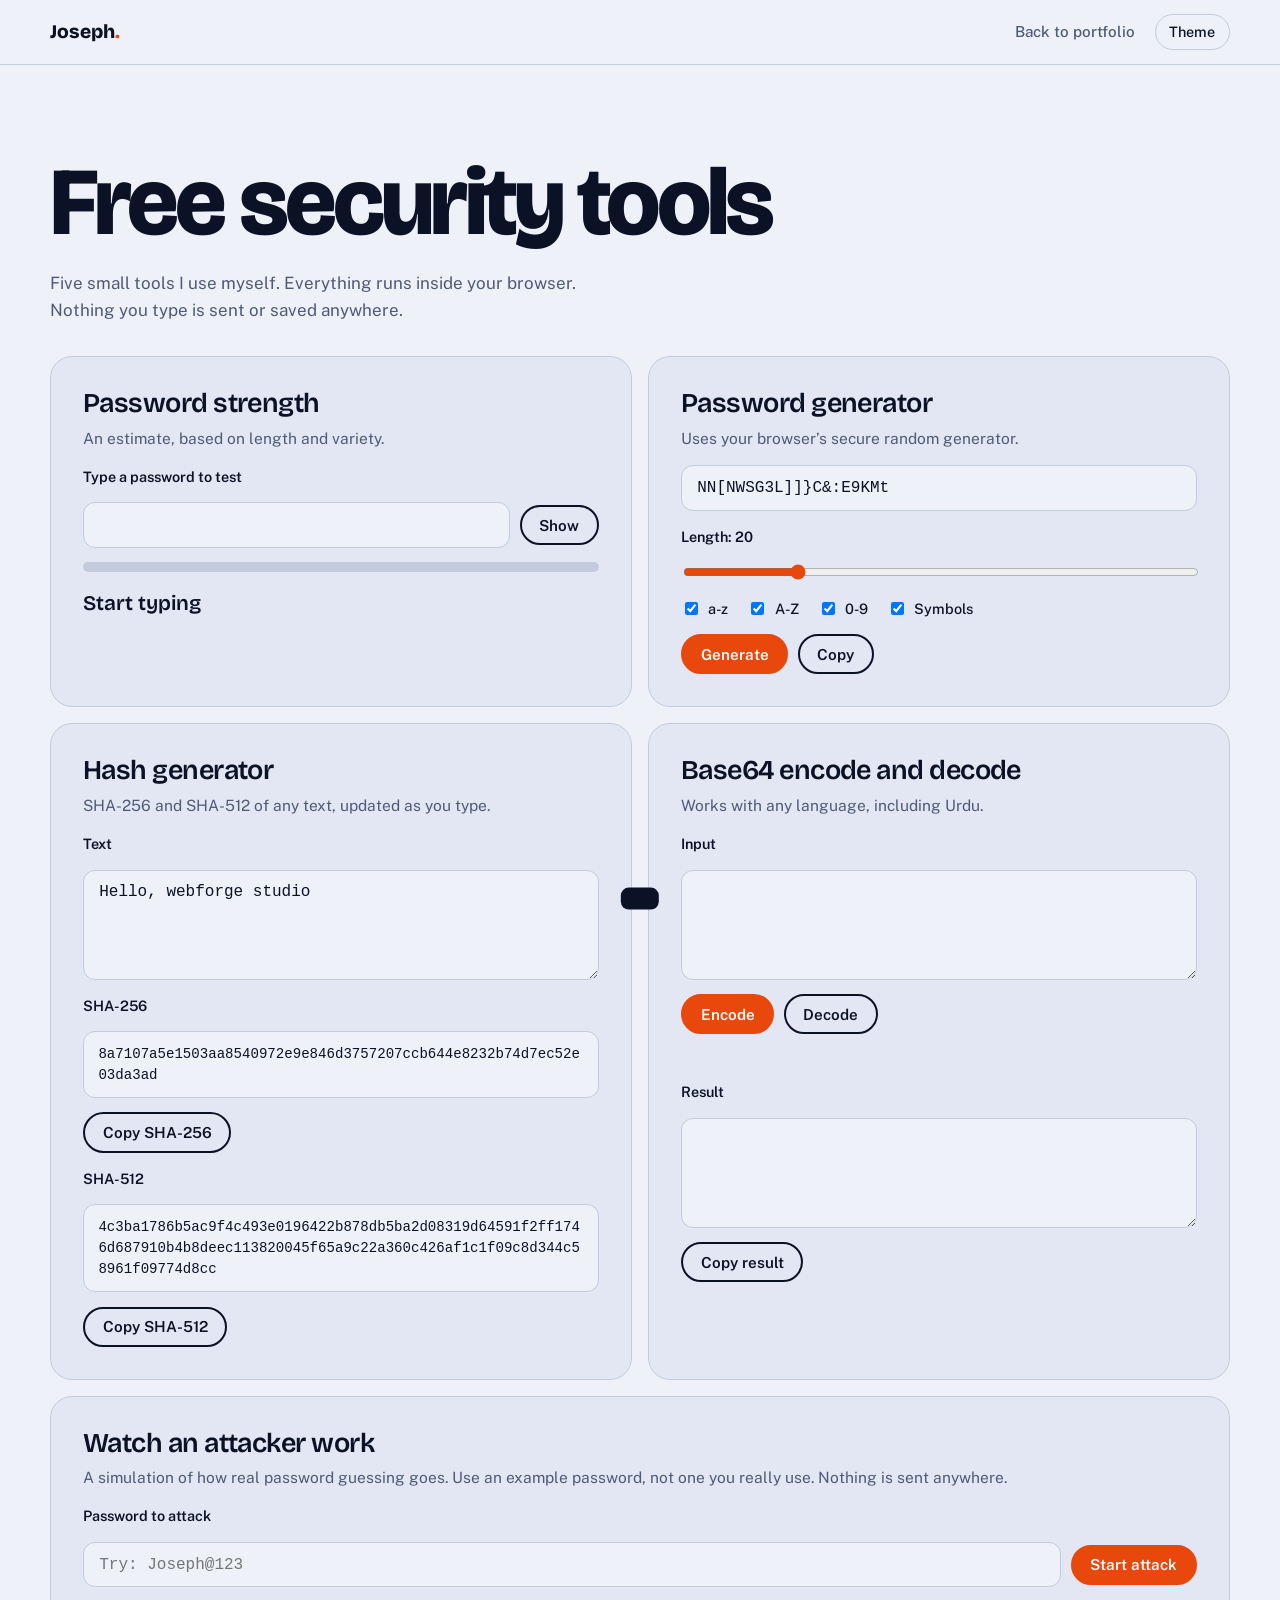
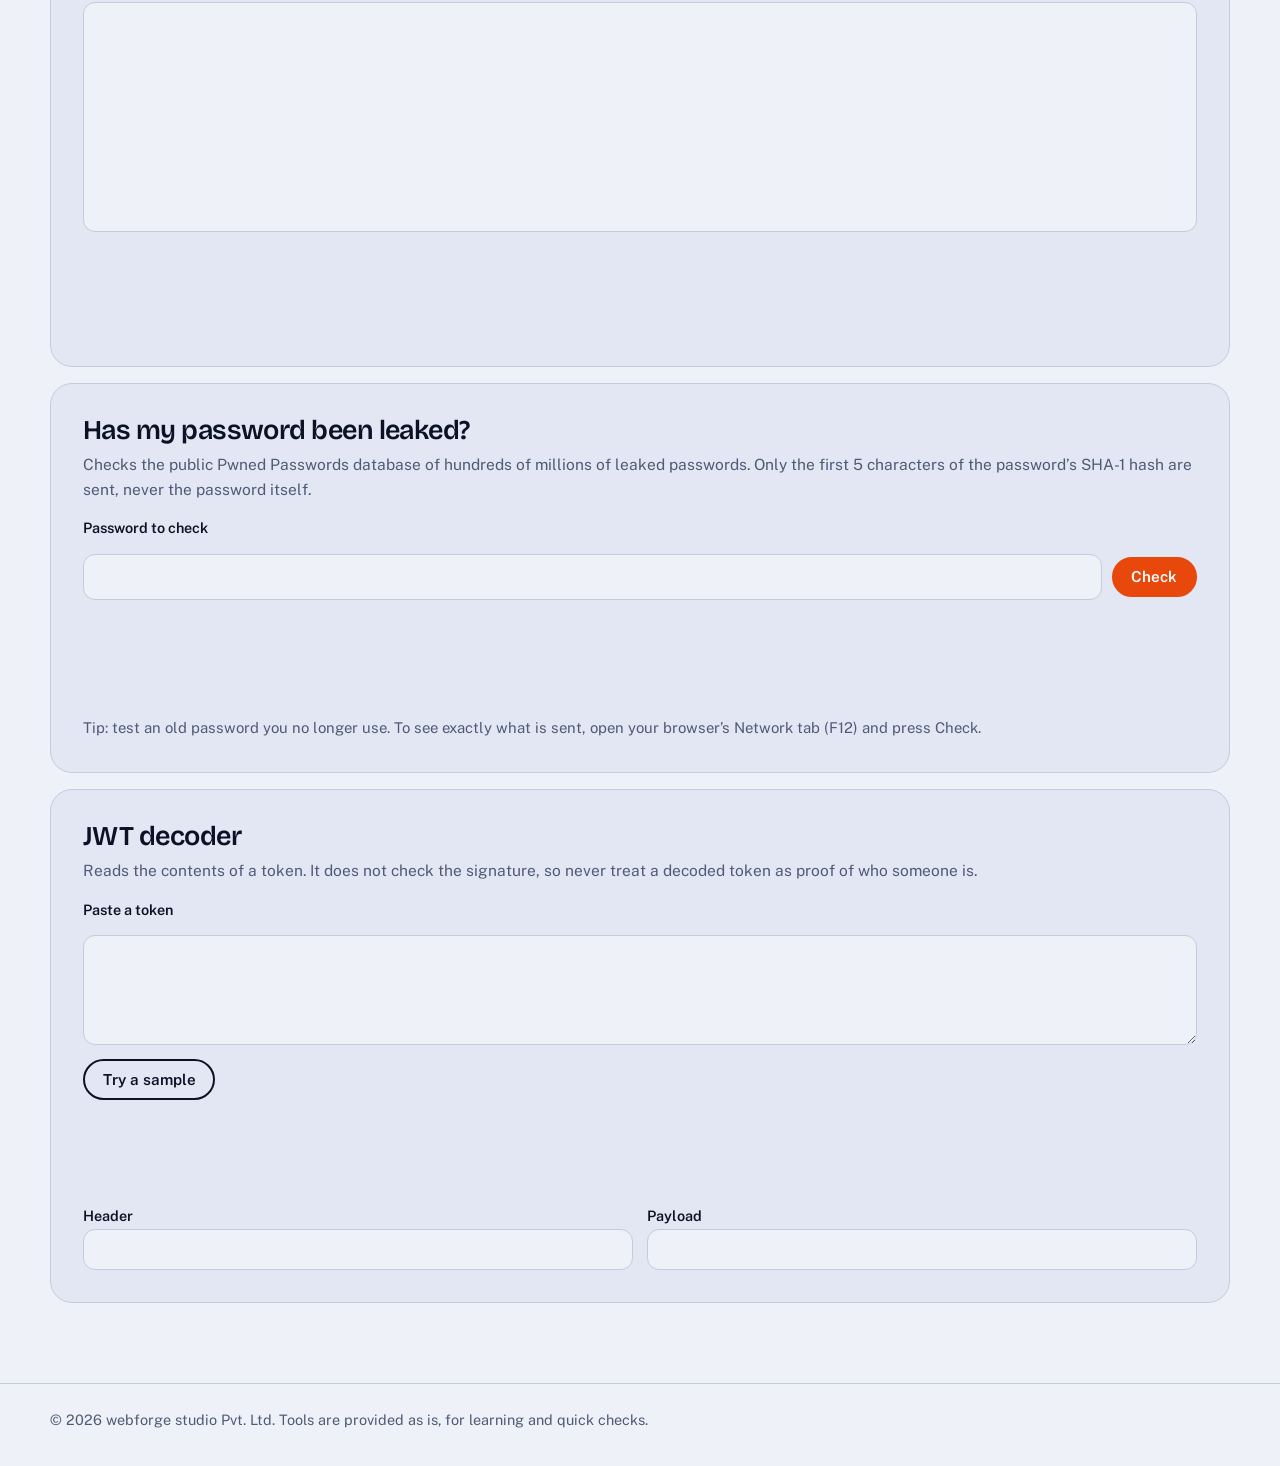
<file: tools.html>
<!DOCTYPE html>
<html lang="en">
<head>
<meta charset="UTF-8">
<meta name="viewport" content="width=device-width, initial-scale=1, viewport-fit=cover">
<title>Free security tools – Joseph</title>
<meta name="description" content="Free browser-based tools: password checker, hash generator, Base64, JWT decoder and password generator. Nothing leaves your device.">
<meta name="theme-color" content="#0B1023">
<link rel="icon" href="data:image/svg+xml,%3Csvg xmlns=%27http://www.w3.org/2000/svg%27 viewBox=%270 0 100 100%27%3E%3Crect width=%27100%27 height=%27100%27 rx=%2722%27 fill=%27%23E8480C%27/%3E%3Ctext x=%2750%27 y=%2772%27 font-size=%2770%27 font-weight=%27800%27 text-anchor=%27middle%27 fill=%27white%27 font-family=%27Arial%27%3EA%3C/text%3E%3C/svg%3E">
<link rel="preconnect" href="https://fonts.googleapis.com">
<link rel="preconnect" href="https://fonts.gstatic.com" crossorigin>
<link href="https://fonts.googleapis.com/css2?family=Bricolage+Grotesque:opsz,wght@12..96,400;12..96,600;12..96,800&family=Public+Sans:wght@400;500;600&display=swap" rel="stylesheet">
<style>
:root{
  --bg:#EEF1F7; --ink:#0C1226; --mute:#4F5A76; --line:#C3CBDD; --panel:#E2E7F3;
  --blue:#E8480C; --onblue:#FFFFFF; --ok:#1B7F4B; --bad:#C5221F;
  --display:'Bricolage Grotesque','Segoe UI',Arial,sans-serif;
  --body:'Public Sans','Segoe UI',Arial,sans-serif;
  --mono:ui-monospace,Menlo,Consolas,monospace;
  padding-top:env(safe-area-inset-top,0px);padding-bottom:env(safe-area-inset-bottom,0px);color-scheme:light;
}
@media (prefers-color-scheme:dark){:root:not([data-theme="light"]){--bg:#0B1023;--ink:#EEF1F7;--mute:#9AA5C2;--line:#28315A;--panel:#131A38;--blue:#FF7A45;--onblue:#0B1023;--ok:#5FE3A1;--bad:#FF8A80;color-scheme:dark}}
:root[data-theme="dark"]{--bg:#0B1023;--ink:#EEF1F7;--mute:#9AA5C2;--line:#28315A;--panel:#131A38;--blue:#FF7A45;--onblue:#0B1023;--ok:#5FE3A1;--bad:#FF8A80;color-scheme:dark}
*,*::before,*::after{box-sizing:border-box}
body{margin:0;background:var(--bg);color:var(--ink);font:1.0625rem/1.6 var(--body);-webkit-font-smoothing:antialiased}
a{color:inherit}
:focus-visible{outline:3px solid var(--blue);outline-offset:3px;border-radius:4px}
.wrap{width:min(1180px,100% - 2.5rem);margin-inline:auto}
h1,h2,h3{font-family:var(--display);line-height:1.05;margin:0;letter-spacing:-.02em}
.top{border-bottom:1px solid var(--line)}
.top .wrap{display:flex;align-items:center;justify-content:space-between;height:64px;gap:1rem}
.brand{font-family:var(--display);font-weight:800;font-size:1.2rem;text-decoration:none}
.brand span{color:var(--blue)}
.nav{display:flex;align-items:center;gap:1.25rem;font-size:.95rem;font-weight:500}
.nav a{text-decoration:none;color:var(--mute)}
.nav a:hover{color:var(--ink)}
.tbtn{font:inherit;font-size:.9rem;font-weight:500;background:none;border:1px solid var(--line);color:var(--ink);padding:.35rem .85rem;border-radius:99px;cursor:pointer}
.intro{padding:clamp(3rem,7vw,5.5rem) 0 2rem}
.intro h1{font-size:clamp(2.8rem,8vw,6rem);font-weight:800;letter-spacing:-.04em}
.intro p{max-width:56ch;color:var(--mute);margin:1rem 0 0}
.grid{display:grid;grid-template-columns:1fr 1fr;gap:1rem;padding-bottom:5rem}
.card{border:1px solid var(--line);background:var(--panel);border-radius:22px;padding:clamp(1.25rem,3vw,2rem);display:flex;flex-direction:column;gap:.9rem;min-width:0}
.card.wide{grid-column:1/-1}
.card h2{font-size:1.7rem;font-weight:600}
.card .d{margin:-.4rem 0 0;color:var(--mute);font-size:.97rem}
label{font-size:.9rem;font-weight:600}
input[type=text],input[type=password],textarea{width:100%;font:1rem var(--mono);color:var(--ink);background:var(--bg);border:1px solid var(--line);border-radius:12px;padding:.8rem .95rem}
textarea{min-height:110px;resize:vertical}
input:focus,textarea:focus{outline:none;border-color:var(--blue);box-shadow:0 0 0 3px color-mix(in srgb,var(--blue) 25%,transparent)}
.btn{font:600 .95rem var(--body);padding:.6rem 1.1rem;border-radius:99px;border:2px solid var(--ink);background:none;color:var(--ink);cursor:pointer;transition:background .2s,color .2s}
.btn:hover{background:var(--ink);color:var(--bg)}
.btn.fill{background:var(--blue);border-color:var(--blue);color:var(--onblue)}
.btn.fill:hover{opacity:.9;background:var(--blue);color:var(--onblue)}
.row{display:flex;flex-wrap:wrap;gap:.6rem;align-items:center}
.meter{height:10px;border-radius:99px;background:var(--line);overflow:hidden}
.meter i{display:block;height:100%;width:0;border-radius:99px;background:var(--blue);transition:width .3s,background .3s}
.res{font-family:var(--display);font-size:1.3rem;font-weight:600}
.hint{color:var(--mute);font-size:.93rem;margin:0}
.err{color:var(--bad);font-size:.9rem;margin:0;min-height:1.2em}
.out{font:.88rem/1.5 var(--mono);background:var(--bg);border:1px solid var(--line);border-radius:12px;padding:.7rem .9rem;word-break:break-all;margin:0;white-space:pre-wrap;min-height:2.6rem}
.two{display:grid;grid-template-columns:1fr 1fr;gap:.9rem}
.chk{display:flex;flex-wrap:wrap;gap:.4rem 1.2rem}
.chk label{font-weight:500;display:flex;gap:.45rem;align-items:center}
input[type=range]{width:100%;accent-color:var(--blue)}
.toast{position:fixed;left:50%;bottom:calc(1.5rem + env(safe-area-inset-bottom,0px));transform:translate(-50%,150%);background:var(--ink);color:var(--bg);padding:.7rem 1.2rem;border-radius:8px;font-size:.95rem;transition:transform .3s;z-index:30}
.toast.show{transform:translate(-50%,0)}
footer{border-top:1px solid var(--line);padding:1.5rem 0 2rem;color:var(--mute);font-size:.9rem}
@media (max-width:860px){.grid,.two{grid-template-columns:1fr}}
@media (prefers-reduced-motion:reduce){.meter i,.toast{transition:none}}
</style>
<link rel="stylesheet" href="responsive.css">
</head>
<body>
<header class="top"><div class="wrap">
  <a class="brand" href="index.html">Joseph<span>.</span></a>
  <div class="nav"><a href="index.html">Back to portfolio</a><button class="tbtn" id="theme" type="button">Theme</button></div>
</div></header>

<main class="wrap">
  <section class="intro">
    <h1>Free security tools</h1>
    <p>Five small tools I use myself. Everything runs inside your browser. Nothing you type is sent or saved anywhere.</p>
  </section>

  <div class="grid">
    <section class="card" aria-labelledby="h1t">
      <h2 id="h1t">Password strength</h2>
      <p class="d">An estimate, based on length and variety.</p>
      <label for="pw">Type a password to test</label>
      <div class="row"><input id="pw" type="password" autocomplete="off" style="flex:1;min-width:0"><button class="btn" id="pwshow" type="button" aria-pressed="false">Show</button></div>
      <div class="meter" aria-hidden="true"><i id="pwbar"></i></div>
      <div class="res" id="pwres" aria-live="polite">Start typing</div>
      <p class="hint" id="pwtime"></p>
      <p class="hint" id="pwtip"></p>
    </section>

    <section class="card" aria-labelledby="h2t">
      <h2 id="h2t">Password generator</h2>
      <p class="d">Uses your browser’s secure random generator.</p>
      <input id="gout" type="text" readonly aria-label="Generated password">
      <label for="len">Length: <span id="lenv">20</span></label>
      <input id="len" type="range" min="8" max="64" value="20">
      <div class="chk">
        <label><input type="checkbox" id="lo" checked> a-z</label>
        <label><input type="checkbox" id="up" checked> A-Z</label>
        <label><input type="checkbox" id="di" checked> 0-9</label>
        <label><input type="checkbox" id="sy" checked> Symbols</label>
      </div>
      <div class="row"><button class="btn fill" id="gen" type="button">Generate</button><button class="btn" type="button" data-copy="gout">Copy</button></div>
    </section>

    <section class="card" aria-labelledby="h3t">
      <h2 id="h3t">Hash generator</h2>
      <p class="d">SHA-256 and SHA-512 of any text, updated as you type.</p>
      <label for="hin">Text</label>
      <textarea id="hin">Hello, webforge studio</textarea>
      <label>SHA-256</label><pre class="out" id="h256"></pre>
      <div class="row"><button class="btn" type="button" data-copy="h256">Copy SHA-256</button></div>
      <label>SHA-512</label><pre class="out" id="h512"></pre>
      <div class="row"><button class="btn" type="button" data-copy="h512">Copy SHA-512</button></div>
    </section>

    <section class="card" aria-labelledby="h4t">
      <h2 id="h4t">Base64 encode and decode</h2>
      <p class="d">Works with any language, including Urdu.</p>
      <label for="bin">Input</label>
      <textarea id="bin"></textarea>
      <div class="row"><button class="btn fill" id="b64e" type="button">Encode</button><button class="btn" id="b64d" type="button">Decode</button></div>
      <p class="err" id="berr" aria-live="polite"></p>
      <label for="bout">Result</label>
      <textarea id="bout" readonly></textarea>
      <div class="row"><button class="btn" type="button" data-copy="bout">Copy result</button></div>
    </section>
      
        <section class="card wide" aria-labelledby="h7t">
      <h2 id="h7t">Watch an attacker work</h2>
      <p class="d">A simulation of how real password guessing goes. Use an example password, not one you really use. Nothing is sent anywhere.</p>
      <label for="atin">Password to attack</label>
      <div class="row"><input id="atin" type="text" autocomplete="off" spellcheck="false" placeholder="Try: Joseph@123" style="flex:1;min-width:0"><button class="btn fill" id="atgo" type="button">Start attack</button></div>
      <pre class="out" id="atout" role="log" aria-live="polite" style="min-height:230px"></pre>
      <p class="res" id="atres" aria-live="polite"></p>
      <p class="hint" id="atnote"></p>
      <p class="err" id="aterr" aria-live="polite"></p>
    </section>
    
        <section class="card wide" aria-labelledby="h6t">
      <h2 id="h6t">Has my password been leaked?</h2>
      <p class="d">Checks the public Pwned Passwords database of hundreds of millions of leaked passwords. Only the first 5 characters of the password’s SHA-1 hash are sent, never the password itself.</p>
      <label for="lkin">Password to check</label>
      <div class="row"><input id="lkin" type="password" autocomplete="off" style="flex:1;min-width:0"><button class="btn fill" id="lkgo" type="button">Check</button></div>
      <p class="res" id="lkres" aria-live="polite"></p>
      <p class="hint" id="lknote"></p>
      <p class="err" id="lkerr" aria-live="polite"></p>
      <p class="hint">Tip: test an old password you no longer use. To see exactly what is sent, open your browser’s Network tab (F12) and press Check.</p>
    </section>

    <section class="card wide" aria-labelledby="h5t">
      <h2 id="h5t">JWT decoder</h2>
      <p class="d">Reads the contents of a token. It does not check the signature, so never treat a decoded token as proof of who someone is.</p>
      <label for="jin">Paste a token</label>
      <textarea id="jin" spellcheck="false"></textarea>
      <div class="row"><button class="btn" id="jsample" type="button">Try a sample</button></div>
      <p class="err" id="jerr" aria-live="polite"></p>
      <p class="res" id="jm"></p>
      <div class="two">
        <div><label>Header</label><pre class="out" id="jh"></pre></div>
        <div><label>Payload</label><pre class="out" id="jp"></pre></div>
      </div>
    </section>
  </div>
</main>

<footer><div class="wrap">&copy; <span id="yr">2026</span> webforge studio Pvt. Ltd. Tools are provided as is, for learning and quick checks.</div></footer>
<div class="toast" id="toast" role="status" aria-live="polite"></div>

<script>
const $=id=>document.getElementById(id);
const root=document.documentElement;
try{const s=localStorage.getItem('theme');if(s)root.setAttribute('data-theme',s)}catch(e){}
$('theme').onclick=()=>{
  const dark=root.getAttribute('data-theme')==='dark'||(!root.getAttribute('data-theme')&&matchMedia('(prefers-color-scheme: dark)').matches);
  const n=dark?'light':'dark';root.setAttribute('data-theme',n);
  try{localStorage.setItem('theme',n)}catch(e){}
};
$('yr').textContent=new Date().getFullYear();
const toast=m=>{const t=$('toast');t.textContent=m;t.classList.add('show');clearTimeout(toast.h);toast.h=setTimeout(()=>t.classList.remove('show'),1800)};
document.querySelectorAll('[data-copy]').forEach(b=>b.onclick=async()=>{
  const el=$(b.dataset.copy),v=el.value!==undefined?el.value:el.textContent;
  if(!v)return;
  try{await navigator.clipboard.writeText(v);toast('Copied')}catch(e){toast('Copy failed')}
});

/* password strength */
const common=['password','123456','qwerty','abc123','letmein','111111','iloveyou','admin','welcome','pakistan','000000'];
const fmt=s=>{
  if(s<1)return 'instantly';
  if(s<60)return Math.round(s)+' seconds';
  if(s<3600)return Math.round(s/60)+' minutes';
  if(s<86400)return Math.round(s/3600)+' hours';
  if(s<31536000)return Math.round(s/86400)+' days';
  if(s<3.15e9)return Math.round(s/31536000)+' years';
  return 'centuries';
};
$('pwshow').onclick=()=>{const p=$('pw'),show=p.type==='password';p.type=show?'text':'password';$('pwshow').textContent=show?'Hide':'Show';$('pwshow').setAttribute('aria-pressed',show)};
$('pw').oninput=()=>{
  const v=$('pw').value;
  if(!v){$('pwbar').style.width='0';$('pwres').textContent='Start typing';$('pwtime').textContent='';$('pwtip').textContent='';return}
  let pool=0;
  if(/[a-z]/.test(v))pool+=26;if(/[A-Z]/.test(v))pool+=26;if(/[0-9]/.test(v))pool+=10;if(/[^a-zA-Z0-9]/.test(v))pool+=33;
  let bits=v.length*Math.log2(pool);
  const weakWord=common.some(c=>v.toLowerCase().includes(c));
  if(new Set(v).size<v.length/2)bits*=.6;
  if(weakWord)bits=Math.min(bits,20);
  const tiers=[[28,'Very weak','#C5221F'],[36,'Weak','#E8480C'],[60,'Fair','#C98A00'],[80,'Strong','#1B7F4B'],[1e9,'Very strong','#1B7F4B']];
  const t=tiers.find(x=>bits<x[0]);
  $('pwbar').style.width=Math.min(100,bits/90*100)+'%';
  $('pwbar').style.background=t[2];
  $('pwres').textContent=t[1];
  $('pwtime').textContent='A fast attacker could guess this in about '+fmt(Math.pow(2,bits)/2e10)+'.';
  const tips=[];
  if(weakWord)tips.push('It contains a very common word.');
  if(v.length<12)tips.push('Use at least 12 characters.');
  if(pool<62)tips.push('Mix upper and lower case, numbers and symbols.');
  $('pwtip').textContent=tips.join(' ');
};

/* password generator */
const sets={lo:'abcdefghijklmnopqrstuvwxyz',up:'ABCDEFGHIJKLMNOPQRSTUVWXYZ',di:'0123456789',sy:'!@#$%^&*()-_=+[]{};:,.?'};
const rnd=n=>{const lim=Math.floor(4294967296/n)*n;let x;do{x=crypto.getRandomValues(new Uint32Array(1))[0]}while(x>=lim);return x%n};
const gen=()=>{
  const L=+$('len').value;$('lenv').textContent=L;
  const on=Object.keys(sets).filter(k=>$(k).checked);
  if(!on.length){$('gout').value='';return}
  const pool=on.map(k=>sets[k]).join('');
  const out=on.map(k=>sets[k][rnd(sets[k].length)]);
  while(out.length<L)out.push(pool[rnd(pool.length)]);
  for(let i=out.length-1;i>0;i--){const j=rnd(i+1);[out[i],out[j]]=[out[j],out[i]]}
  $('gout').value=out.join('');
};
$('gen').onclick=gen;$('len').oninput=gen;
['lo','up','di','sy'].forEach(k=>$(k).onchange=gen);
gen();

/* hashes */
const hex=b=>[...new Uint8Array(b)].map(x=>x.toString(16).padStart(2,'0')).join('');
const hash=async()=>{
  const d=new TextEncoder().encode($('hin').value);
  if(!crypto.subtle){$('h256').textContent='Hashing needs a secure page (https or localhost).';return}
  $('h256').textContent=hex(await crypto.subtle.digest('SHA-256',d));
  $('h512').textContent=hex(await crypto.subtle.digest('SHA-512',d));
};
$('hin').oninput=hash;hash();

/* base64 */
$('b64e').onclick=()=>{
  let s='';new TextEncoder().encode($('bin').value).forEach(x=>s+=String.fromCharCode(x));
  $('bout').value=btoa(s);$('berr').textContent='';
};
$('b64d').onclick=()=>{
  try{
    const s=atob($('bin').value.trim().replace(/-/g,'+').replace(/_/g,'/'));
    $('bout').value=new TextDecoder('utf-8',{fatal:true}).decode(Uint8Array.from(s,c=>c.charCodeAt(0)));
    $('berr').textContent='';
  }catch(e){$('bout').value='';$('berr').textContent='That is not valid Base64 text.'}
};

/* jwt */
const b64u=s=>{s=s.replace(/-/g,'+').replace(/_/g,'/');while(s.length%4)s+='=';return new TextDecoder().decode(Uint8Array.from(atob(s),c=>c.charCodeAt(0)))};
const enc=o=>btoa(JSON.stringify(o)).replace(/=+$/,'').replace(/\+/g,'-').replace(/\//g,'_');
$('jin').oninput=()=>{
  const t=$('jin').value.trim();
  ['jh','jp','jm','jerr'].forEach(i=>$(i).textContent='');
  if(!t)return;
  try{
    const p=t.split('.');if(p.length!==3)throw 0;
    const h=JSON.parse(b64u(p[0])),pl=JSON.parse(b64u(p[1]));
    $('jh').textContent=JSON.stringify(h,null,2);
    $('jp').textContent=JSON.stringify(pl,null,2);
    if(typeof pl.exp==='number'){const d=new Date(pl.exp*1000);$('jm').textContent=(d<new Date()?'Expired on ':'Expires on ')+d.toLocaleString()}
  }catch(e){$('jerr').textContent='That does not look like a valid JWT (three parts separated by dots).'}
};
$('jsample').onclick=()=>{
  const n=Math.floor(Date.now()/1000);
  $('jin').value=enc({alg:'HS256',typ:'JWT'})+'.'+enc({sub:'1234',name:'Joseph',iat:n,exp:n+3600})+'.sample-signature';
  $('jin').oninput();
};

/* attacker demo */
const atkWords='password,admin,welcome,login,letmein,monkey,dragon,master,sunshine,princess,football,baseball,iloveyou,qwerty,abc,hello,freedom,shadow,secret,cheese,ninja,mustang,trustno,whatever,starwars,pakistan,lahore,karachi,multan,islamabad,allah,bismillah,cricket,khan,ali,ahmed,hassan,Joseph,webforge studio,test,user,root,guest,love,angel,flower,summer,winter,jesus,michael,jordan,superman,batman,pepper,ginger,soccer,hockey,killer,hunter,tiger,lion,computer,internet,google,facebook,whatsapp,iphone,samsung'.split(',');
const atkSuf=['','1','12','123','1234','12345','!','@','@123','#1','786','2023','2024','2025','2026'];
const atkLeet=s=>s.replace(/a/gi,'@').replace(/o/gi,'0').replace(/e/gi,'3').replace(/i/gi,'1').replace(/s/gi,'$');
const atkTime=s=>{
  if(s<1)return 'less than a second';
  if(s<60)return Math.round(s)+' seconds';
  if(s<3600)return Math.round(s/60)+' minutes';
  if(s<86400)return Math.round(s/3600)+' hours';
  if(s<31536000)return Math.round(s/86400)+' days';
  const y=s/31536000;
  if(y>1.38e10)return 'longer than the age of the universe';
  if(y>1e6)return y.toExponential(1).replace('e+',' x 10^')+' years';
  return Math.round(y).toLocaleString('en-US')+' years';
};
const atkRun=()=>{
  const v=$('atin').value,out=$('atout'),res=$('atres');
  out.textContent='';res.textContent='';res.style.color='';
  $('atnote').textContent='';$('aterr').textContent='';
  if(!v){$('aterr').textContent='Type an example password first.';return}
  const t0=performance.now();
  let tries=0,hit=false;
  const test=c=>{tries++;if(c===v){hit=true}return hit};
  const dict=()=>{
    for(const w of atkWords){
      const cap=w[0].toUpperCase()+w.slice(1);
      for(const b of [w,cap,w.toUpperCase(),atkLeet(w),atkLeet(cap)])
        for(const s of atkSuf)if(test(b+s))return true;
    }
    return false;
  };
  const lines=['$ attack --target login --mode guess','[1] Dictionary words and common tricks...'];
  const mask=v[0]+'*'.repeat(Math.max(0,v.length-1));
  let end;
  if(dict()){
    const ms=Math.max(1,Math.round(performance.now()-t0));
    lines.push('    '+tries.toLocaleString('en-US')+' guesses','    MATCH FOUND: '+mask,'','Cracked in '+ms+' ms.');
    end=()=>{
      res.textContent='Cracked in '+tries.toLocaleString('en-US')+' guesses';res.style.color='var(--bad)';
      $('atnote').textContent='Attackers try common words and patterns first. Swapping letters for symbols (like @ for a) or adding 123 barely slows them down. Length and true randomness do.';
    };
  }else{
    const d1=tries;
    lines.push('    '+d1.toLocaleString('en-US')+' guesses, no match','[2] Numbers from 0 to 999999...');
    let found=false;
    for(let L=1;L<=6&&!found;L++){
      const max=Math.pow(10,L);
      for(let i=0;i<max;i++){if(test(String(i).padStart(L,'0'))){found=true;break}}
    }
    if(found){
      const ms=Math.max(1,Math.round(performance.now()-t0));
      lines.push('    '+(tries-d1).toLocaleString('en-US')+' guesses','    MATCH FOUND: '+mask,'','Cracked in '+ms+' ms.');
      end=()=>{
        res.textContent='Cracked in '+tries.toLocaleString('en-US')+' guesses';res.style.color='var(--bad)';
        $('atnote').textContent='Short number-only passwords fall almost instantly. Every extra character and every mixed character type multiplies the work.';
      };
    }else{
      lines.push('    '+(tries-d1).toLocaleString('en-US')+' guesses, no match');
      let pool=0;
      if(/[a-z]/.test(v))pool+=26;
      if(/[A-Z]/.test(v))pool+=26;
      if(/[0-9]/.test(v))pool+=10;
      if(/[^a-zA-Z0-9]/.test(v))pool+=33;
      const combos=Math.pow(pool,v.length),avg=combos/2;
      lines.push('[3] Brute force estimate: length '+v.length+', '+pool+' possible symbols',
        '    about '+combos.toExponential(1).replace('e+',' x 10^')+' combinations in total',
        '    online login, 10 guesses/sec (rate limited):  '+atkTime(avg/10),
        '    leaked fast hash, 10 billion/sec (GPUs):      '+atkTime(avg/1e10),
        '    slow hash like bcrypt, 10 thousand/sec:       '+atkTime(avg/1e4),
        '','Survived the common attacks.');
      end=()=>{
        res.textContent='Survived the common attacks';res.style.color='var(--ok)';
        $('atnote').textContent='Speeds are rough assumptions for comparison, not measurements. Notice how much the site matters: the same password lasts far longer against a slow hash than a fast one. Use a long random password and a site that stores passwords with bcrypt or Argon2.';
      };
    }
  }
  $('atgo').disabled=true;
  const still=matchMedia('(prefers-reduced-motion: reduce)').matches;
  let k=0;
  const step=()=>{
    if(k<lines.length){out.textContent+=lines[k++]+'\n';setTimeout(step,still?0:420)}
    else{end();$('atgo').disabled=false}
  };
  step();
};
$('atgo').onclick=atkRun;
$('atin').addEventListener('keydown',e=>{if(e.key==='Enter')atkRun()});

/* leak check */
const lkRun=async()=>{
  const v=$('lkin').value,res=$('lkres');
  res.textContent='';res.style.color='';
  $('lknote').textContent='';$('lkerr').textContent='';
  if(!v){$('lkerr').textContent='Type a password first.';return}
  if(!crypto.subtle){$('lkerr').textContent='This needs a secure page (https or localhost).';return}
  $('lkgo').disabled=true;res.textContent='Checking...';
  try{
    const buf=await crypto.subtle.digest('SHA-1',new TextEncoder().encode(v));
    const h=[...new Uint8Array(buf)].map(x=>x.toString(16).padStart(2,'0')).join('').toUpperCase();
    const r=await fetch('https://api.pwnedpasswords.com/range/'+h.slice(0,5));
    if(!r.ok)throw new Error('bad response');
    let n=0;
    (await r.text()).split('\n').forEach(l=>{const p=l.trim().split(':');if(p[0]===h.slice(5))n=+p[1]});
    if(n>0){
      res.textContent='Found in '+n.toLocaleString('en-US')+' known leaks';
      res.style.color='var(--bad)';
      $('lknote').textContent='Change this password anywhere it is still in use.';
    }else{
      res.textContent='Not found in known leaks';
      res.style.color='var(--ok)';
      $('lknote').textContent='This only means it has not appeared in a known leak. It does not prove the password is strong.';
    }
  }catch(e){
    res.textContent='';
    $('lkerr').textContent='Could not reach the leak database. Check your internet connection and try again.';
  }
  $('lkgo').disabled=false;
};
$('lkgo').onclick=lkRun;
$('lkin').addEventListener('keydown',e=>{if(e.key==='Enter')lkRun()});

</script>
<script src="code-rain.js" defer></script>
</body>
</html>
</file>
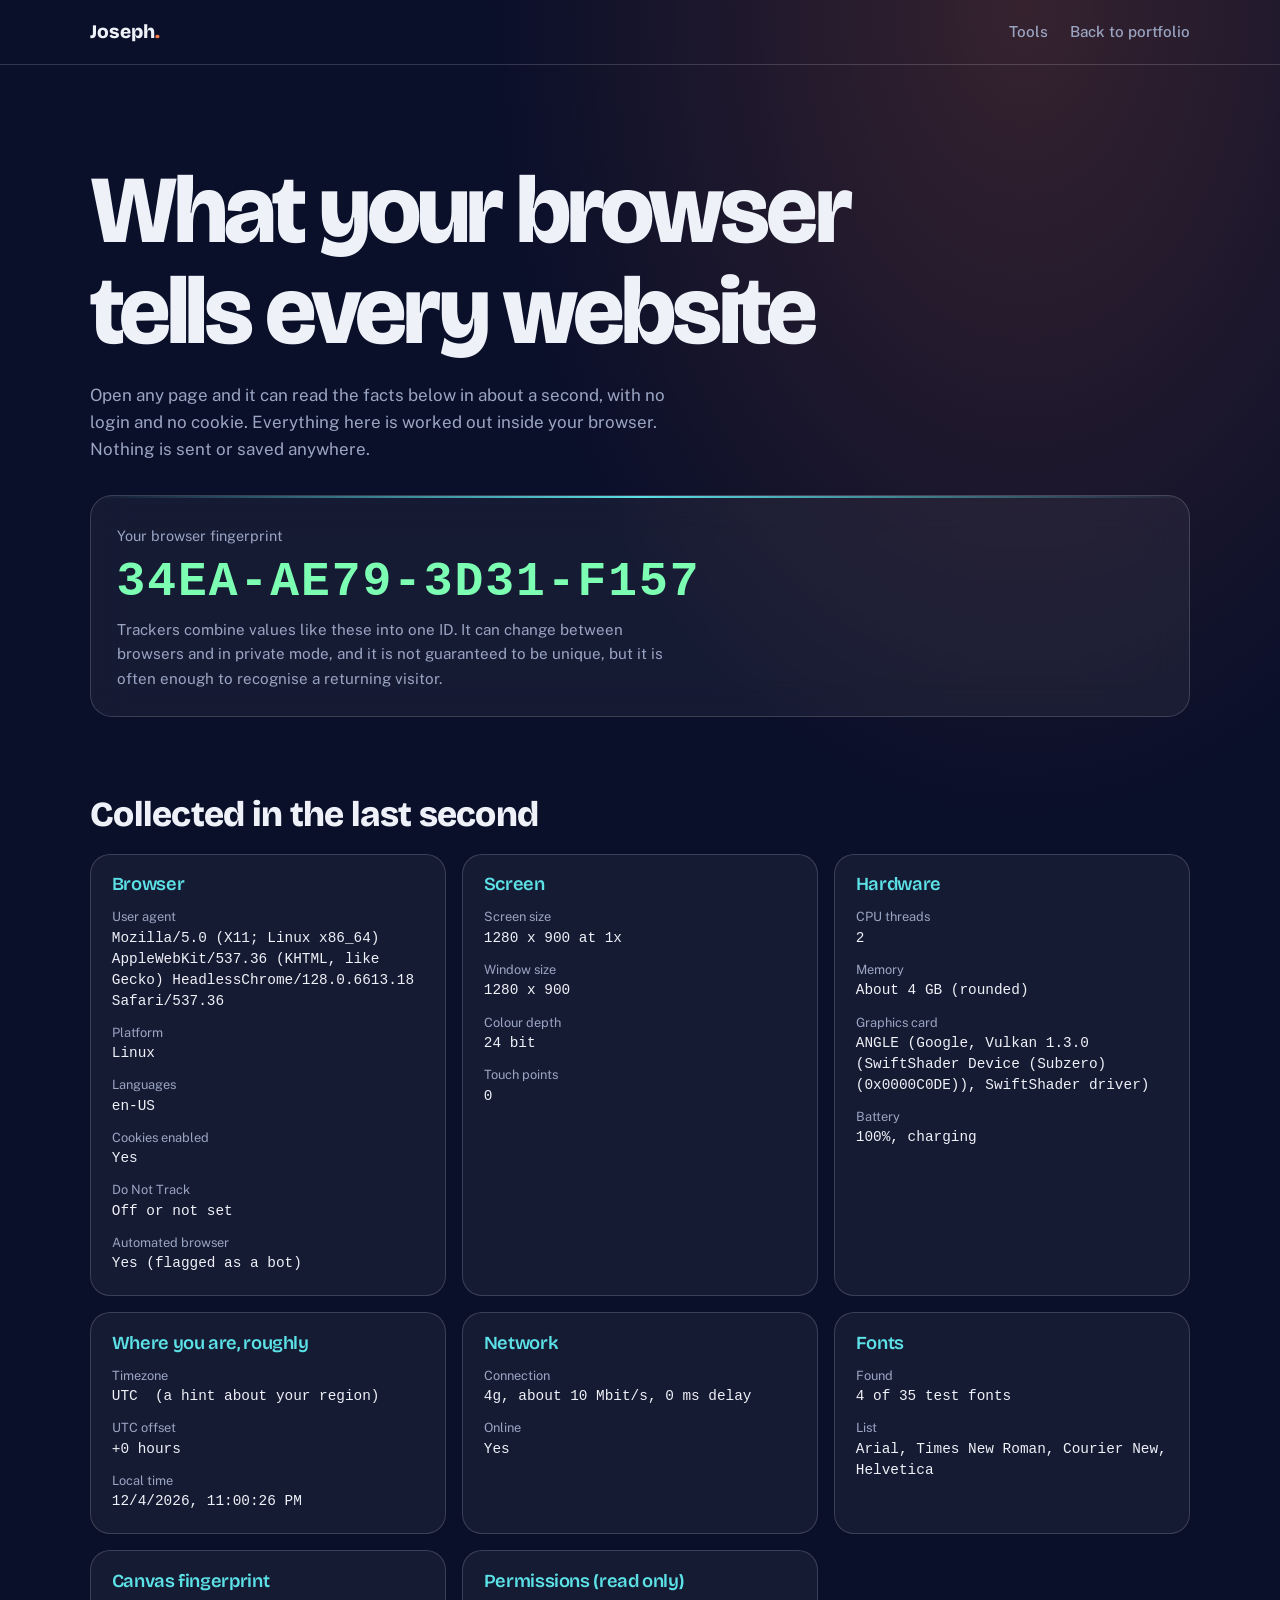
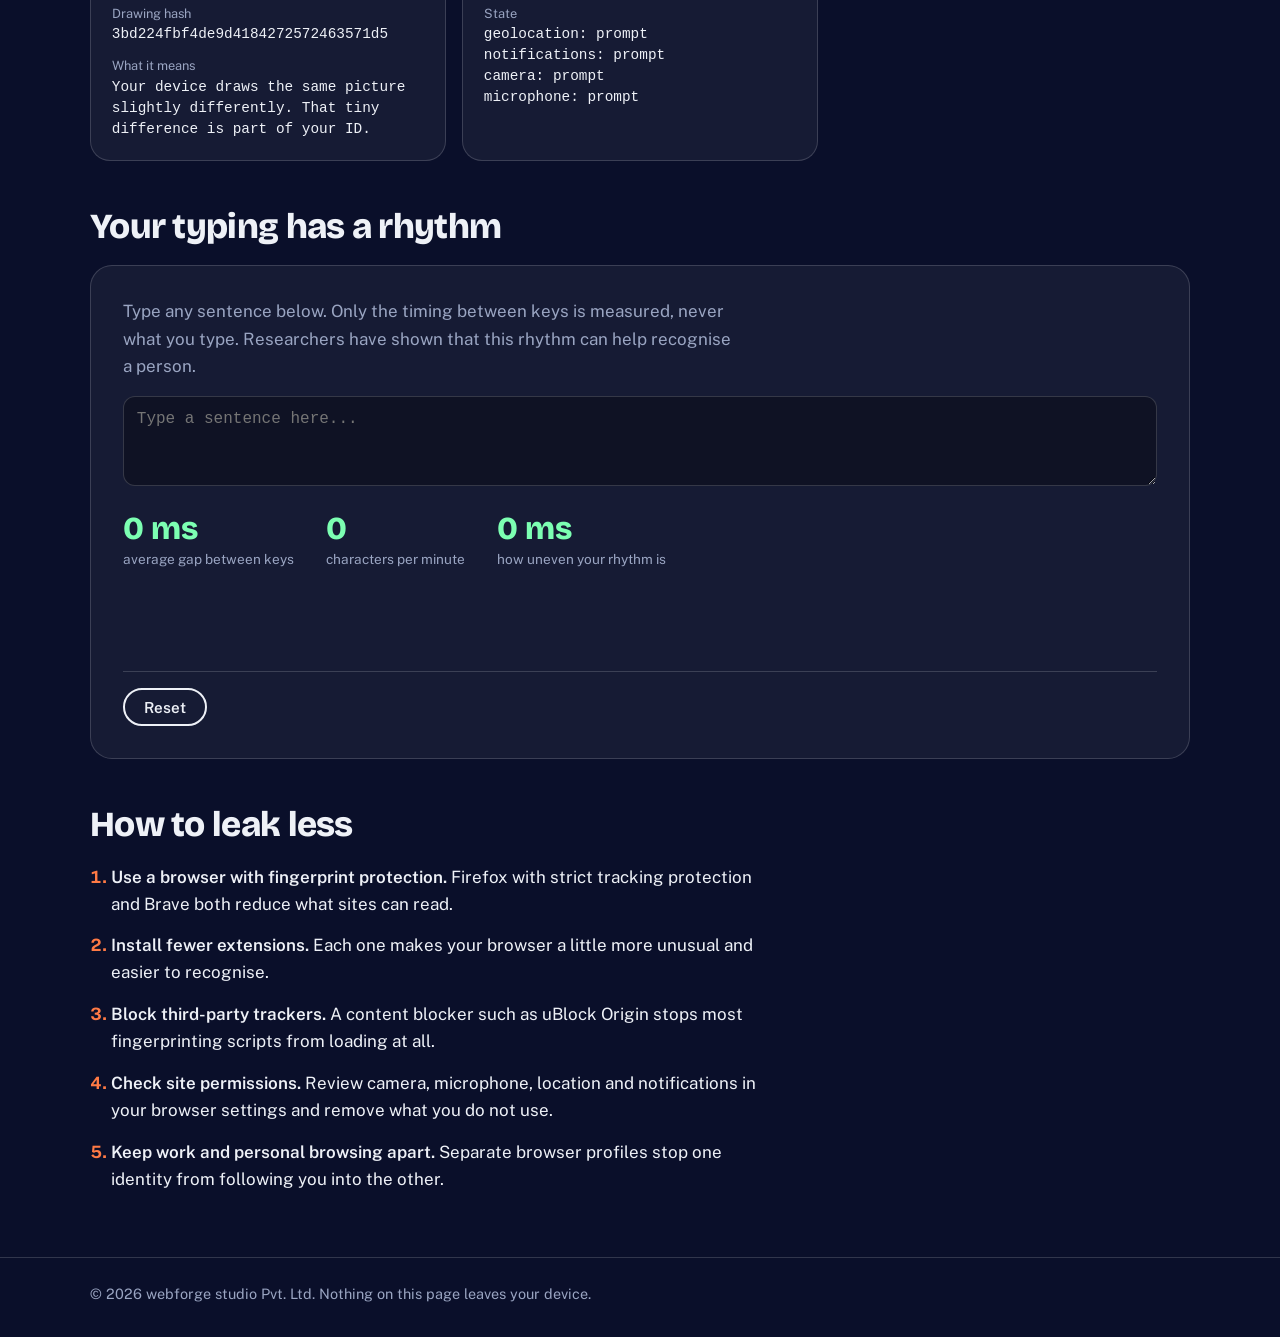
<file: xray.html>
<!DOCTYPE html>
<html lang="en">
<head>
<meta charset="UTF-8">
<meta name="viewport" content="width=device-width, initial-scale=1, viewport-fit=cover">
<title>Privacy X-Ray – Joseph</title>
<meta name="description" content="See what any website can learn about your device in one second. Everything is calculated in your browser and nothing is sent anywhere.">
<meta name="theme-color" content="#0A0F2A">
<link rel="preconnect" href="https://fonts.googleapis.com">
<link rel="preconnect" href="https://fonts.gstatic.com" crossorigin>
<link href="https://fonts.googleapis.com/css2?family=Bricolage+Grotesque:opsz,wght@12..96,400;12..96,600;12..96,800&family=Public+Sans:wght@400;500;600&display=swap" rel="stylesheet">
<style>
:root{--bg:#0A0F2A;--ink:#EEF1F7;--mute:#9AA5C2;--line:rgba(255,255,255,.16);--acc:#FF7A45;--g:#7CFFB2;--c:#5CE1E6;
  --display:'Bricolage Grotesque','Segoe UI',Arial,sans-serif;--body:'Public Sans','Segoe UI',Arial,sans-serif;--mono:ui-monospace,Menlo,Consolas,monospace;
  color-scheme:dark;padding-top:env(safe-area-inset-top,0px);padding-bottom:env(safe-area-inset-bottom,0px)}
*,*::before,*::after{box-sizing:border-box}
body{margin:0;background:var(--bg) radial-gradient(60% 40% at 80% 0%,rgba(255,122,69,.18),transparent 70%) no-repeat;color:var(--ink);font:1.0625rem/1.6 var(--body);-webkit-font-smoothing:antialiased}
a{color:inherit}
:focus-visible{outline:3px solid var(--acc);outline-offset:3px;border-radius:4px}
.wrap{width:min(1100px,100% - 2.5rem);margin-inline:auto}
h1,h2,h3{font-family:var(--display);margin:0;letter-spacing:-.02em;line-height:1.05}
.top{border-bottom:1px solid var(--line)}
.top .wrap{display:flex;justify-content:space-between;align-items:center;height:64px}
.brand{font-family:var(--display);font-weight:800;font-size:1.2rem;text-decoration:none}
.brand span{color:var(--acc)}
.top nav{display:flex;gap:1.4rem;font-size:.95rem;font-weight:500}
.top nav a{text-decoration:none;color:var(--mute)}
.top nav a:hover{color:var(--ink)}
.hero{padding:clamp(3rem,8vw,6rem) 0 2rem}
.hero h1{font-size:clamp(2.6rem,8vw,6rem);font-weight:800;letter-spacing:-.04em}
.sub{max-width:58ch;color:var(--mute);margin:1.2rem 0 2rem}
.fp{position:relative;overflow:hidden;border:1px solid var(--line);border-radius:22px;padding:1.6rem;background:rgba(255,255,255,.05);-webkit-backdrop-filter:blur(18px);backdrop-filter:blur(18px)}
.fp small{color:var(--mute);font-size:.9rem}
.fp output{display:block;margin:.4rem 0 .6rem;font:700 clamp(1.5rem,5vw,3rem)/1.1 var(--mono);letter-spacing:.04em;color:var(--g);word-break:break-all}
.fp p{margin:0;color:var(--mute);font-size:.95rem;max-width:62ch}
.fp::after{content:"";position:absolute;left:0;right:0;top:0;height:2px;background:linear-gradient(90deg,transparent,var(--c),transparent);animation:scan 3.2s linear infinite}
@keyframes scan{from{transform:translateY(0)}to{transform:translateY(260px)}}
.sec{font-size:clamp(1.6rem,3vw,2.2rem);font-weight:800;margin:3rem 0 1.2rem}
.grid{display:grid;grid-template-columns:repeat(auto-fill,minmax(300px,1fr));gap:1rem}
.card{border:1px solid var(--line);border-radius:20px;padding:1.3rem;background:rgba(255,255,255,.05);min-width:0}
.card h3{font-size:1.15rem;font-weight:600;color:var(--c);margin-bottom:.8rem}
.card dl{margin:0;display:grid;gap:.7rem}
.card dt{font-size:.8rem;color:var(--mute)}
.card dd{margin:0;font:.9rem/1.45 var(--mono);word-break:break-word;white-space:pre-wrap}
.type{border:1px solid var(--line);border-radius:22px;padding:clamp(1.2rem,3vw,2rem);background:rgba(255,255,255,.05)}
.type p{margin:0 0 1rem;color:var(--mute);max-width:62ch}
.type textarea{width:100%;min-height:90px;font:1rem var(--mono);color:var(--ink);background:rgba(0,0,0,.3);border:1px solid var(--line);border-radius:12px;padding:.8rem}
.stats{display:flex;flex-wrap:wrap;gap:2rem;margin:1.2rem 0}
.stats b{display:block;font:800 2rem/1 var(--display);color:var(--g)}
.stats span{font-size:.85rem;color:var(--mute)}
.bars{display:flex;align-items:flex-end;gap:3px;height:80px;border-bottom:1px solid var(--line)}
.bars i{flex:1;background:var(--acc);border-radius:3px 3px 0 0;min-height:2px}
.btn{font:600 .95rem var(--body);margin-top:1rem;padding:.55rem 1.2rem;border-radius:99px;border:2px solid var(--ink);background:none;color:var(--ink);cursor:pointer}
.btn:hover{background:var(--ink);color:var(--bg)}
.tips ol{margin:0;padding-left:1.3rem;display:grid;gap:.9rem;max-width:68ch}
.tips li::marker{color:var(--acc);font-weight:700}
.tips b{font-weight:600}
footer{margin-top:4rem;border-top:1px solid var(--line);padding:1.5rem 0 2rem;color:var(--mute);font-size:.9rem}
@media (prefers-reduced-motion:reduce){.fp::after{animation:none}}
</style>
<link rel="stylesheet" href="responsive.css">
</head>
<body>
<header class="top"><div class="wrap">
  <a class="brand" href="index.html">Joseph<span>.</span></a>
  <nav><a href="tools.html">Tools</a><a href="index.html">Back to portfolio</a></nav>
</div></header>

<main class="wrap">
  <section class="hero">
    <h1>What your browser<br>tells every website</h1>
    <p class="sub">Open any page and it can read the facts below in about a second, with no login and no cookie. Everything here is worked out inside your browser. Nothing is sent or saved anywhere.</p>
    <div class="fp">
      <small>Your browser fingerprint</small>
      <output id="fp" aria-live="polite">scanning...</output>
      <p>Trackers combine values like these into one ID. It can change between browsers and in private mode, and it is not guaranteed to be unique, but it is often enough to recognise a returning visitor.</p>
    </div>
  </section>

  <h2 class="sec">Collected in the last second</h2>
  <div class="grid" id="grid"></div>

  <h2 class="sec">Your typing has a rhythm</h2>
  <section class="type">
    <p>Type any sentence below. Only the timing between keys is measured, never what you type. Researchers have shown that this rhythm can help recognise a person.</p>
    <textarea id="ti" spellcheck="false" aria-label="Type here to measure your typing rhythm" placeholder="Type a sentence here..."></textarea>
    <div class="stats">
      <div><b id="tavg">0 ms</b><span>average gap between keys</span></div>
      <div><b id="tcpm">0</b><span>characters per minute</span></div>
      <div><b id="tvar">0 ms</b><span>how uneven your rhythm is</span></div>
    </div>
    <div class="bars" id="tbars" aria-label="Chart of recent gaps between key presses"></div>
    <button class="btn" id="tres" type="button">Reset</button>
  </section>

  <h2 class="sec">How to leak less</h2>
  <section class="tips">
    <ol>
      <li><b>Use a browser with fingerprint protection.</b> Firefox with strict tracking protection and Brave both reduce what sites can read.</li>
      <li><b>Install fewer extensions.</b> Each one makes your browser a little more unusual and easier to recognise.</li>
      <li><b>Block third-party trackers.</b> A content blocker such as uBlock Origin stops most fingerprinting scripts from loading at all.</li>
      <li><b>Check site permissions.</b> Review camera, microphone, location and notifications in your browser settings and remove what you do not use.</li>
      <li><b>Keep work and personal browsing apart.</b> Separate browser profiles stop one identity from following you into the other.</li>
    </ol>
  </section>
</main>

<footer><div class="wrap">&copy; <span id="yr">2026</span> webforge studio Pvt. Ltd. Nothing on this page leaves your device.</div></footer>

<script>
(async()=>{
  const $=id=>document.getElementById(id);
  $('yr').textContent=new Date().getFullYear();
  const still=matchMedia('(prefers-reduced-motion: reduce)').matches;
  const sha=async s=>[...new Uint8Array(await crypto.subtle.digest('SHA-256',new TextEncoder().encode(s)))].map(x=>x.toString(16).padStart(2,'0')).join('');
  if(!crypto.subtle){$('fp').textContent='Needs https or localhost';return}
  const nav=navigator;
  const FONTS=['Arial','Verdana','Times New Roman','Courier New','Georgia','Trebuchet MS','Impact','Comic Sans MS','Tahoma','Segoe UI','Calibri','Cambria','Consolas','Helvetica','Menlo','Monaco','Roboto','Ubuntu','Noto Sans','Open Sans','Lucida Console','Palatino Linotype','Garamond','Century Gothic','Futura','Gill Sans','Optima','Candara','Franklin Gothic Medium','Arial Narrow','Segoe Script','Bahnschrift','Nirmala UI','Noto Nastaliq Urdu','Jameel Noori Nastaleeq'];
  const fonts=()=>{
    const s=document.createElement('span');
    s.textContent='mmmmmmmmmmlli';
    s.style.cssText='position:absolute;left:-9999px;font-size:72px';
    document.body.appendChild(s);
    const base=['monospace','sans-serif','serif'],w={};
    base.forEach(b=>{s.style.fontFamily=b;w[b]=s.offsetWidth});
    const r=FONTS.filter(f=>base.some(b=>{s.style.fontFamily='"'+f+'",'+b;return s.offsetWidth!==w[b]}));
    s.remove();return r;
  };
  const gpu=()=>{
    try{
      const g=document.createElement('canvas').getContext('webgl'),e=g.getExtension('WEBGL_debug_renderer_info');
      return e?g.getParameter(e.UNMASKED_RENDERER_WEBGL):g.getParameter(g.RENDERER);
    }catch(e){return 'Not available'}
  };
  const canvas=async()=>{
    const c=document.createElement('canvas');c.width=260;c.height=60;
    const x=c.getContext('2d');
    x.textBaseline='top';x.font='16px Arial';
    x.fillStyle='#f60';x.fillRect(10,5,100,30);
    x.fillStyle='#069';x.fillText('Joseph fingerprint 1.0 \u263A',4,18);
    x.fillStyle='rgba(102,204,0,.7)';x.fillText('Joseph fingerprint 1.0 \u263A',6,20);
    return (await sha(c.toDataURL())).slice(0,32);
  };
  const battery=async()=>{
    try{const b=await nav.getBattery();return Math.round(b.level*100)+'%, '+(b.charging?'charging':'not charging')}
    catch(e){return 'Hidden by your browser'}
  };
  const perms=async()=>{
    const o=[];
    for(const n of ['geolocation','notifications','camera','microphone']){
      try{o.push(n+': '+(await nav.permissions.query({name:n})).state)}catch(e){o.push(n+': unknown')}
    }
    return o.join('\n');
  };
  const cn=nav.connection;
  const f=fonts(),g=gpu(),cv=await canvas();
  const tz=Intl.DateTimeFormat().resolvedOptions().timeZone;
  const off=-new Date().getTimezoneOffset()/60;
  const groups=[
    ['Browser',[
      ['User agent',nav.userAgent],
      ['Platform',(nav.userAgentData&&nav.userAgentData.platform)||nav.platform||'Unknown'],
      ['Languages',(nav.languages||[nav.language]).join(', ')],
      ['Cookies enabled',nav.cookieEnabled?'Yes':'No'],
      ['Do Not Track',nav.doNotTrack==='1'?'On':'Off or not set'],
      ['Automated browser',nav.webdriver?'Yes (flagged as a bot)':'No']
    ]],
    ['Screen',[
      ['Screen size',screen.width+' x '+screen.height+' at '+(window.devicePixelRatio||1)+'x'],
      ['Window size',innerWidth+' x '+innerHeight],
      ['Colour depth',screen.colorDepth+' bit'],
      ['Touch points',String(nav.maxTouchPoints||0)]
    ]],
    ['Hardware',[
      ['CPU threads',String(nav.hardwareConcurrency||'Hidden')],
      ['Memory',nav.deviceMemory?'About '+nav.deviceMemory+' GB (rounded)':'Hidden by your browser'],
      ['Graphics card',g],
      ['Battery',await battery()]
    ]],
    ['Where you are, roughly',[
      ['Timezone',tz+'  (a hint about your region)'],
      ['UTC offset',(off>=0?'+':'')+off+' hours'],
      ['Local time',new Date().toLocaleString()]
    ]],
    ['Network',[
      ['Connection',cn?(cn.effectiveType||'?')+', about '+cn.downlink+' Mbit/s, '+cn.rtt+' ms delay':'Hidden by your browser'],
      ['Online',nav.onLine?'Yes':'No']
    ]],
    ['Fonts',[
      ['Found',f.length+' of '+FONTS.length+' test fonts'],
      ['List',f.join(', ')||'None detected']
    ]],
    ['Canvas fingerprint',[
      ['Drawing hash',cv],
      ['What it means','Your device draws the same picture slightly differently. That tiny difference is part of your ID.']
    ]],
    ['Permissions (read only)',[['State',await perms()]]]
  ];
  const grid=$('grid');
  groups.forEach(gr=>{
    const card=document.createElement('div'),h=document.createElement('h3'),dl=document.createElement('dl');
    card.className='card';h.textContent=gr[0];
    gr[1].forEach(r=>{
      const d=document.createElement('div'),dt=document.createElement('dt'),dd=document.createElement('dd');
      dt.textContent=r[0];dd.textContent=r[1];
      d.append(dt,dd);dl.appendChild(d);
    });
    card.append(h,dl);grid.appendChild(card);
  });
  const h=(await sha([nav.userAgent,nav.platform,nav.languages,tz,screen.width,screen.height,nav.hardwareConcurrency,nav.deviceMemory,g,cv,f.join()].join('|'))).slice(0,16).toUpperCase();
  const final=h.match(/.{4}/g).join('-');
  if(still)$('fp').textContent=final;
  else{
    const ch='0123456789ABCDEF';let i=0;
    const t=setInterval(()=>{
      $('fp').textContent=final.split('').map((c,k)=>c==='-'||k<i?c:ch[Math.random()*16|0]).join('');
      if(++i>final.length+1){clearInterval(t);$('fp').textContent=final}
    },60);
  }

  /* typing rhythm */
  let last=0,t0=0,n=0,iv=[];
  const ti=$('ti');
  const draw=()=>{
    const m=iv.length?iv.reduce((a,b)=>a+b,0)/iv.length:0;
    const sd=iv.length>1?Math.sqrt(iv.reduce((a,b)=>a+(b-m)*(b-m),0)/iv.length):0;
    const mins=(last-t0)/60000;
    $('tavg').textContent=Math.round(m)+' ms';
    $('tcpm').textContent=mins>.02?Math.round(n/mins):'0';
    $('tvar').textContent=Math.round(sd)+' ms';
    $('tbars').replaceChildren(...iv.slice(-30).map(v=>{const i=document.createElement('i');i.style.height=Math.min(100,v/5)+'%';return i}));
  };
  ti.addEventListener('keydown',e=>{
    if(e.key.length!==1||e.ctrlKey||e.metaKey)return;
    const t=e.timeStamp;
    if(!t0)t0=t;
    n++;
    if(last&&t-last<2000){iv.push(t-last);if(iv.length>60)iv.shift()}
    last=t;draw();
  });
  $('tres').addEventListener('click',()=>{last=0;t0=0;n=0;iv=[];ti.value='';draw()});
  draw();
})();
</script>
<script src="code-rain.js" defer></script>
</body>
</html>
</file>
<file: style.css>
:root{
  --bg:#EEF1F7; --ink:#0C1226; --mute:#4F5A76; --line:#C3CBDD; --panel:#E2E7F3;
  --blue:#E8480C; --onblue:#FFFFFF;
  --display:'Bricolage Grotesque','Segoe UI',Arial,sans-serif;
  --body:'Public Sans','Segoe UI',Arial,sans-serif;
  box-sizing:border-box;
  padding-top:env(safe-area-inset-top,0px);
  padding-bottom:env(safe-area-inset-bottom,0px);
  color-scheme:light;
}
@media (prefers-color-scheme:dark){
  :root:not([data-theme="light"]){
    --bg:#0B1023; --ink:#EEF1F7; --mute:#9AA5C2; --line:#28315A; --panel:#131A38;
    --blue:#FF7A45; --onblue:#0B1023; color-scheme:dark;
  }
}
:root[data-theme="dark"]{
  --bg:#0B1023; --ink:#EEF1F7; --mute:#9AA5C2; --line:#28315A; --panel:#131A38;
  --blue:#FF7A45; --onblue:#0B1023; color-scheme:dark;
}
html{scroll-padding-top:calc(env(safe-area-inset-top,0px) + 72px);scroll-behavior:smooth}
*,*::before,*::after{box-sizing:border-box}
body{margin:0;background:var(--bg);color:var(--ink);font-family:var(--body);font-size:1.0625rem;line-height:1.6;-webkit-font-smoothing:antialiased}
a{color:inherit}
:focus-visible{outline:3px solid var(--blue);outline-offset:3px;border-radius:2px}
.wrap{width:min(1180px,100% - 2.5rem);margin-inline:auto}
h1,h2,h3{font-family:var(--display);line-height:1.02;margin:0;letter-spacing:-.02em}

/* header */
body::before{content:"";position:fixed;inset:0 0 auto;height:env(safe-area-inset-top,0px);background:var(--bg);z-index:10}
.top{position:sticky;top:env(safe-area-inset-top,0px);z-index:20;background:var(--bg);border-bottom:1px solid var(--line)}
.top .wrap{display:flex;align-items:center;justify-content:space-between;height:64px}
.brand{font-family:var(--display);font-weight:800;font-size:1.2rem;text-decoration:none;letter-spacing:-.02em}
.brand span{color:var(--blue)}
nav{display:flex;align-items:center;gap:1.75rem}
nav a{text-decoration:none;font-size:.95rem;font-weight:500;color:var(--mute)}
nav a:hover{color:var(--ink)}
.tbtn{font:inherit;font-size:.9rem;font-weight:500;background:none;border:1px solid var(--line);color:var(--ink);padding:.35rem .85rem;border-radius:99px;cursor:pointer}
.tbtn:hover{border-color:var(--ink)}
.burger{display:none}
@media (max-width:760px){
  nav a{display:none}
  nav.open{position:absolute;top:64px;left:0;right:0;flex-direction:column;align-items:stretch;gap:0;background:var(--bg);border-bottom:1px solid var(--line);padding:.5rem 1.25rem 1rem}
  nav.open a{display:block;padding:.8rem 0;border-bottom:1px solid var(--line);font-size:1.1rem;color:var(--ink)}
  .burger{display:inline-block}
}

/* hero */
.hero{--onblue:#fff;--blue:#0B1023;background:radial-gradient(110% 100% at 90% 0%,#FF5A1F 0%,#9C2A0C 34%,#0B1023 72%);color:#fff;padding:clamp(2.5rem,6vw,5rem) 0 clamp(2rem,4vw,3.5rem);overflow:hidden}
.hero .intro{font-size:1.05rem;max-width:34ch;margin:0 0 2rem;font-weight:500}
.hero h1{font-weight:800;font-size:clamp(5.5rem,27vw,23rem);letter-spacing:-.06em;line-height:.8;margin-left:-.04em;animation:rise .9s cubic-bezier(.2,.7,.2,1) both}
@keyframes rise{from{transform:translateY(40%);opacity:0}to{transform:none;opacity:1}}
.hero .row{display:grid;grid-template-columns:1.4fr 1fr;gap:2rem;margin-top:clamp(2rem,5vw,4rem);align-items:end}
.hero .lead{font-family:var(--display);font-size:clamp(1.5rem,3.2vw,2.5rem);line-height:1.12;letter-spacing:-.015em;font-weight:600;margin:0;max-width:22ch}
.hero .meta{justify-self:end;max-width:30ch;font-size:.98rem}
.hero .meta p{margin:0 0 1.25rem}
.btns{display:flex;flex-wrap:wrap;gap:.75rem}
.btn{display:inline-block;text-decoration:none;font-weight:600;font-size:.98rem;padding:.8rem 1.4rem;border-radius:99px;border:2px solid var(--onblue);color:var(--onblue);cursor:pointer;background:none;font-family:inherit;transition:background .2s,color .2s}
.btn.fill{background:var(--onblue);color:var(--blue)}
.btn:hover{background:var(--onblue);color:var(--blue)}
.btn.fill:hover{background:transparent;color:var(--onblue)}
@media (max-width:760px){.hero .row{grid-template-columns:1fr}.hero .meta{justify-self:start}}
@media (prefers-reduced-motion:reduce){.hero h1{animation:none}html{scroll-behavior:auto}}

/* sections */
section{padding:clamp(4rem,9vw,7.5rem) 0;border-bottom:1px solid var(--line)}
.head{display:grid;grid-template-columns:minmax(0,1fr) minmax(0,2fr);gap:2rem;margin-bottom:3rem}
.head h2{font-size:clamp(2.2rem,5vw,3.6rem);font-weight:800}
.head p{margin:0;color:var(--mute);max-width:52ch;align-self:end}
@media (max-width:760px){.head{grid-template-columns:1fr;gap:1rem}}

/* work */
.proj{border-top:1px solid var(--line)}
.proj:last-child{border-bottom:1px solid var(--line)}
.proj summary{list-style:none;cursor:pointer;display:grid;grid-template-columns:70px 1.6fr 1.2fr 32px;gap:1rem;align-items:center;padding:1.6rem 0}
.proj summary::-webkit-details-marker{display:none}
.proj .yr{color:var(--mute);font-variant-numeric:tabular-nums}
.proj .t{font-family:var(--display);font-weight:600;font-size:clamp(1.4rem,3vw,2.2rem);letter-spacing:-.02em;line-height:1.1}
.proj .stack{color:var(--mute);font-size:.95rem}
.proj .pm{width:28px;height:28px;position:relative;justify-self:end}
.proj .pm::before,.proj .pm::after{content:"";position:absolute;left:50%;top:50%;width:16px;height:2px;background:var(--ink);transform:translate(-50%,-50%);transition:transform .25s}
.proj .pm::after{transform:translate(-50%,-50%) rotate(90deg)}
.proj[open] .pm::after{transform:translate(-50%,-50%) rotate(0)}
.proj summary:hover .t{color:var(--blue)}
.proj .body{display:grid;grid-template-columns:70px 1.6fr 1.2fr 32px;gap:1rem;padding:0 0 2rem}
.proj .body>div{grid-column:2}
.proj .body p{margin:0 0 1rem;max-width:56ch}
.proj .body ul{margin:0;padding:0;list-style:none;grid-column:3;color:var(--mute);font-size:.95rem}
.proj .body li{padding:.45rem 0;border-bottom:1px solid var(--line)}
.proj .body li b{color:var(--ink);font-weight:600}
@media (max-width:760px){
  .proj summary{grid-template-columns:1fr 28px}
  .proj .yr,.proj .stack{grid-column:1}
  .proj .pm{grid-column:2;grid-row:1}
  .proj .body{grid-template-columns:1fr}
  .proj .body>div,.proj .body ul{grid-column:1}
}

/* services */
.svc{display:grid;grid-template-columns:repeat(3,1fr);gap:0;border-top:1px solid var(--line)}
.svc div{padding:2rem 2rem 2.5rem 0;border-right:1px solid var(--line)}
.svc div+div{padding-left:2rem}
.svc div:last-child{border-right:0}
.svc h3{font-size:1.6rem;font-weight:600;margin-bottom:.8rem}
.svc p{margin:0;color:var(--mute)}
@media (max-width:860px){.svc{grid-template-columns:1fr}.svc div,.svc div+div{padding:1.6rem 0;border-right:0;border-bottom:1px solid var(--line)}}

/* about */
.about{display:grid;grid-template-columns:minmax(0,1fr) minmax(0,2fr);gap:2rem}
.about .copy p{margin:0 0 1.2rem;max-width:60ch;font-size:1.15rem}
.about .copy p:first-child{font-family:var(--display);font-size:clamp(1.5rem,2.8vw,2.1rem);line-height:1.18;letter-spacing:-.015em;font-weight:600;max-width:30ch}
dl{margin:2rem 0 0;display:grid;grid-template-columns:1fr 1fr;gap:0}
dl div{padding:1rem 1rem 1rem 0;border-top:1px solid var(--line)}
dt{color:var(--mute);font-size:.9rem}
dd{margin:0;font-family:var(--display);font-size:1.5rem;font-weight:600}
@media (max-width:760px){.about{grid-template-columns:1fr}}

/* skills */
.skills{display:grid;grid-template-columns:repeat(4,1fr);gap:2rem}
.skills h3{font-size:1.15rem;font-weight:600;padding-bottom:.8rem;border-bottom:2px solid var(--ink);margin-bottom:.6rem}
.skills ul{list-style:none;margin:0;padding:0}
.skills li{padding:.5rem 0;border-bottom:1px solid var(--line)}
@media (max-width:900px){.skills{grid-template-columns:1fr 1fr}}
@media (max-width:480px){.skills{grid-template-columns:1fr}}

/* timeline + process */
.tl{border-left:2px solid var(--ink);margin-left:6px}
.tl article{position:relative;padding:0 0 2.5rem 2rem;display:grid;grid-template-columns:150px 1fr;gap:1rem}
.tl article::before{content:"";position:absolute;left:-9px;top:.5rem;width:16px;height:16px;border-radius:50%;background:var(--bg);border:3px solid var(--blue)}
.tl .when{color:var(--mute);font-variant-numeric:tabular-nums;padding-top:.15rem}
.tl h3{font-size:1.5rem;font-weight:600;margin-bottom:.4rem}
.tl p{margin:0;max-width:58ch;color:var(--mute)}
@media (max-width:640px){.tl article{grid-template-columns:1fr;gap:.2rem}}
.steps{counter-reset:s;display:grid;grid-template-columns:repeat(4,1fr);gap:1.5rem;list-style:none;margin:0;padding:0}
.steps li{counter-increment:s;border-top:2px solid var(--ink);padding-top:1rem}
.steps li::before{content:counter(s);display:block;font-family:var(--display);font-weight:800;font-size:2.4rem;color:var(--blue);line-height:1}
.steps h3{font-size:1.25rem;font-weight:600;margin:.8rem 0 .4rem}
.steps p{margin:0;color:var(--mute);font-size:.98rem}
@media (max-width:900px){.steps{grid-template-columns:1fr 1fr}}
@media (max-width:480px){.steps{grid-template-columns:1fr}}

/* upgrade */
.bar{position:fixed;top:env(safe-area-inset-top,0px);left:0;height:3px;width:100%;transform:scaleX(0);transform-origin:left;background:var(--blue);z-index:40}
.rv{opacity:0;transform:translateY(28px);transition:opacity .7s ease,transform .7s cubic-bezier(.2,.7,.2,1)}
.rv.vis{opacity:1;transform:none}
.mq{background:var(--ink);color:var(--bg);overflow:hidden;padding:1rem 0}
.mqt{display:flex;width:max-content;animation:mq 32s linear infinite;font-family:var(--display);font-size:clamp(1.4rem,3vw,2.2rem);font-weight:600;letter-spacing:-.01em}
.mqt span{padding-right:3rem;white-space:nowrap}
.mqt span::after{content:"/";color:var(--blue);margin-left:3rem}
@keyframes mq{to{transform:translateX(-50%)}}
.bento{display:grid;grid-template-columns:repeat(4,1fr);grid-auto-rows:minmax(190px,auto);gap:1rem}
.tile{position:relative;overflow:hidden;border:1px solid var(--line);border-radius:22px;padding:1.5rem;background:var(--panel);display:flex;flex-direction:column;justify-content:flex-end}
.tile::before{content:"";position:absolute;inset:0;background:radial-gradient(260px circle at var(--mx,50%) var(--my,0%),color-mix(in srgb,var(--blue) 30%,transparent),transparent 70%);opacity:0;transition:opacity .3s}
.tile:hover::before{opacity:1}
.tile>*{position:relative}
.tile.big{grid-column:span 2;grid-row:span 2}
.tile.wide{grid-column:span 2}
.tile .n{font-family:var(--display);font-weight:800;font-size:clamp(2.6rem,5vw,4rem);letter-spacing:-.05em;line-height:.9;color:var(--blue)}
.tile.big .n{font-size:clamp(4rem,11vw,9rem);color:inherit}
.tile h3{font-size:1.4rem;font-weight:600;margin:.6rem 0 .3rem}
.tile p{margin:0;color:var(--mute);font-size:.98rem}
.tile.hot{background:var(--blue);color:var(--onblue);border-color:transparent}
.tile.hot p{color:inherit;opacity:.85}
.tile pre{margin:0 0 auto;font:.88rem/1.7 ui-monospace,Menlo,Consolas,monospace;white-space:pre-wrap}
.tile pre i{font-style:normal;color:var(--blue)}
@media (max-width:900px){.bento{grid-template-columns:1fr 1fr}.tile.big{grid-row:auto;min-height:260px}}
@media (max-width:520px){.bento{grid-template-columns:1fr}.tile.big,.tile.wide{grid-column:auto}}
.plans{display:grid;grid-template-columns:repeat(3,1fr);gap:1rem}
.plan{border:1px solid var(--line);border-radius:22px;padding:2rem;display:flex;flex-direction:column}
.plan.pop{background:var(--ink);color:var(--bg);border-color:var(--ink)}
.plan .tag{align-self:flex-start;font-size:.8rem;font-weight:600;padding:.25rem .7rem;border-radius:99px;background:var(--blue);color:var(--onblue);margin-bottom:1rem}
.plan h3{font-size:1.8rem;font-weight:600}
.plan .time{margin:.3rem 0 1.2rem;opacity:.7}
.plan ul{list-style:none;padding:0;margin:0 0 2rem}
.plan li{padding:.6rem 0 .6rem 1.6rem;border-top:1px solid color-mix(in srgb,currentColor 18%,transparent);position:relative}
.plan li::before{content:"";position:absolute;left:0;top:1.05rem;width:.7rem;height:.4rem;border-left:2px solid var(--blue);border-bottom:2px solid var(--blue);transform:rotate(-45deg)}
.plan .btn{margin-top:auto;text-align:center;border-color:currentColor;color:inherit}
.plan .btn:hover{background:var(--blue);border-color:var(--blue);color:var(--onblue)}
@media (max-width:900px){.plans{grid-template-columns:1fr}}
@media (prefers-reduced-motion:reduce){.rv{opacity:1;transform:none;transition:none}.mqt{animation:none}}

/* tech lab */
.lab{background:#0A0F2A;color:#EEF1F7;position:relative;overflow:hidden;border-bottom:0}
.lab .wrap{position:relative;z-index:1}
.lab .head p{color:#A3AECB}
.bubbles{position:absolute;inset:0;pointer-events:none}
.bubbles i{position:absolute;bottom:-140px;border-radius:50%;background:radial-gradient(circle at 30% 30%,rgba(255,255,255,.4),rgba(114,128,255,.16) 45%,rgba(92,225,230,.08));border:1px solid rgba(255,255,255,.2);animation:float linear infinite;animation-play-state:paused;opacity:0}
.lab.fx-active .bubbles i{animation-play-state:running}
@keyframes float{10%{opacity:1}90%{opacity:1}100%{transform:translateY(-115vh);opacity:0}}
.term{font-family:ui-monospace,Menlo,Consolas,monospace;font-size:.95rem;line-height:1.7;padding:1.2rem 1.4rem;margin-bottom:2rem;border-radius:18px;background:rgba(255,255,255,.06);border:1px solid rgba(255,255,255,.2);-webkit-backdrop-filter:blur(18px);backdrop-filter:blur(18px);color:#CFD6EA;max-width:640px}
.term span{color:#7CFFB2}
.cur{display:inline-block;width:9px;height:1em;background:#5CE1E6;vertical-align:-2px;animation:blink 1s steps(2) infinite}
@keyframes blink{to{opacity:0}}
.cards{display:grid;grid-template-columns:repeat(3,1fr);gap:1.5rem}
.flip{perspective:1100px;background:none;border:0;padding:0;height:330px;cursor:pointer;color:inherit;font:inherit;text-align:left;-webkit-tap-highlight-color:transparent}
.flip .in{position:relative;display:block;width:100%;height:100%;transition:transform .7s cubic-bezier(.3,.7,.2,1);transform-style:preserve-3d}
.flip.on .in{transform:rotateY(180deg)}
.flip:active .in{scale:.98}
.face{position:absolute;inset:0;display:flex;flex-direction:column;padding:1.5rem;border-radius:24px;background:rgba(20,28,58,.92);border:1px solid rgba(255,255,255,.22);box-shadow:inset 0 1px 0 rgba(255,255,255,.28),0 22px 44px rgba(0,0,0,.4);-webkit-backface-visibility:hidden;backface-visibility:hidden}
.face.back{transform:rotateY(180deg);background:rgba(55,64,112,.96)}
.face svg{width:132px;height:99px;margin-bottom:1rem}
.face h3{font-size:1.6rem;font-weight:600;margin-bottom:.4rem}
.face p{margin:0;color:#B8C2DD;font-size:.98rem;line-height:1.5}
.face .hint{margin-top:auto;font-size:.85rem;color:#7FE9EE}
.chips{display:flex;flex-wrap:wrap;gap:.5rem;margin-top:auto}
.chips b{font-weight:500;font-size:.85rem;padding:.3rem .75rem;border-radius:99px;background:rgba(255,255,255,.1);border:1px solid rgba(255,255,255,.22);color:#EEF1F7}
@media (max-width:980px){.cards{grid-template-columns:1fr 1fr}}
@media (max-width:620px){.cards{grid-template-columns:1fr}}
@media (prefers-reduced-motion:reduce){.bubbles i{animation:none;opacity:.6}.flip .in{transition:none}.cur{animation:none}}

/* contact */
.contact{background:var(--panel);border-bottom:0}
.contact h2{font-size:clamp(2.6rem,8vw,6.5rem);font-weight:800;letter-spacing:-.04em;line-height:.95;max-width:14ch}
.mail{display:inline-block;margin:2rem 0 1.5rem;font-family:var(--display);font-weight:600;font-size:clamp(1.4rem,4vw,2.6rem);text-decoration-thickness:3px;text-underline-offset:8px;text-decoration-color:var(--blue);word-break:break-all}
.mail:hover{color:var(--blue)}
.contact .btn{border-color:var(--ink);color:var(--ink)}
.contact .btn.fill{background:var(--ink);color:var(--bg)}
.contact .btn:hover{background:var(--ink);color:var(--bg)}
.contact .btn.fill:hover{background:transparent;color:var(--ink)}
.social{display:flex;flex-wrap:wrap;gap:1.5rem;margin-top:2.5rem}
.social a{font-weight:500}
footer{padding:1.5rem 0 2rem;color:var(--mute);font-size:.9rem}
footer .wrap{display:flex;justify-content:space-between;flex-wrap:wrap;gap:.5rem}
.toast{position:fixed;left:50%;bottom:calc(1.5rem + env(safe-area-inset-bottom,0px));transform:translate(-50%,150%);background:var(--ink);color:var(--bg);padding:.7rem 1.2rem;border-radius:8px;font-size:.95rem;transition:transform .3s;z-index:30}
.toast.show{transform:translate(-50%,0)}

/* contact form */
.contact .cgrid{display:grid;grid-template-columns:1fr 1fr;gap:clamp(2rem,6vw,5rem);align-items:start}
.contact .cgrid h2{max-width:none}
.contact .note{color:var(--mute);margin:0 0 1.5rem;max-width:40ch}
.cform{display:grid;gap:.9rem;background:var(--bg);border:1px solid var(--line);border-radius:22px;padding:clamp(1.25rem,3vw,2rem)}
.cform h3{font-size:1.6rem;font-weight:600;margin-bottom:.4rem}
.fld{display:grid;gap:.4rem}
.cform label{font-size:.92rem;font-weight:600}
.cform input,.cform select,.cform textarea{font:inherit;font-size:1rem;color:var(--ink);background:var(--panel);border:1px solid var(--line);border-radius:12px;padding:.8rem .95rem;width:100%}
.cform textarea{min-height:130px;resize:vertical}
.cform input:focus,.cform select:focus,.cform textarea:focus{outline:none;border-color:var(--blue);box-shadow:0 0 0 3px color-mix(in srgb,var(--blue) 25%,transparent)}
.cform [aria-invalid="true"]{border-color:#C5221F}
.cform .err{color:#C5221F;font-size:.88rem;min-height:1.2em;margin:0}
@media (prefers-color-scheme:dark){:root:not([data-theme="light"]) .cform .err{color:#FF8A80}}
:root[data-theme="dark"] .cform .err{color:#FF8A80}
.cform .btns{margin-top:.4rem}
@media (max-width:860px){.contact .cgrid{grid-template-columns:1fr}}

/* security checklist */
.sec .grid{display:grid;grid-template-columns:1.5fr 1fr;gap:clamp(1.5rem,4vw,3rem);align-items:start}
.chk{list-style:none;margin:0;padding:0;border-top:1px solid var(--line)}
.chk label{display:grid;grid-template-columns:28px 1fr;gap:1rem;padding:1.1rem 0;border-bottom:1px solid var(--line);cursor:pointer}
.chk input{appearance:none;-webkit-appearance:none;width:24px;height:24px;margin:2px 0 0;border:2px solid var(--ink);border-radius:7px;display:grid;place-content:center;cursor:pointer;transition:background .2s,border-color .2s}
.chk input::after{content:"";width:12px;height:7px;margin-top:-3px;border-left:3px solid var(--onblue);border-bottom:3px solid var(--onblue);transform:rotate(-45deg) scale(0);transition:transform .2s}
.chk input:checked{background:var(--blue);border-color:var(--blue)}
.chk input:checked::after{transform:rotate(-45deg) scale(1)}
.chk .tx{display:block}
.chk .tx b{display:block;font-weight:600}
.chk .tx span{color:var(--mute);font-size:.95rem}
.score{position:sticky;top:calc(env(safe-area-inset-top,0px) + 88px);border:1px solid var(--line);border-radius:22px;padding:2rem;background:var(--panel)}
.score .num{font-family:var(--display);font-weight:800;font-size:clamp(4rem,9vw,6.5rem);line-height:.9;letter-spacing:-.05em}
.score .num small{font-size:.35em;color:var(--mute);letter-spacing:0;font-weight:600}
.meter{height:10px;border-radius:99px;background:var(--line);margin:1.2rem 0;overflow:hidden}
.meter i{display:block;height:100%;width:0;background:var(--blue);border-radius:99px;transition:width .5s cubic-bezier(.2,.7,.2,1)}
.score h3{font-size:1.4rem;font-weight:600;margin-bottom:.4rem}
.score p{margin:0 0 1.4rem;color:var(--mute)}
.score .btn{border-color:var(--ink);color:var(--ink)}
.score .btn:hover{background:var(--ink);color:var(--bg)}
@media (max-width:860px){.sec .grid{grid-template-columns:1fr}.score{position:static}}
@media (prefers-reduced-motion:reduce){.meter i,.chk input,.chk input::after{transition:none}}

/* typing demo */
.demo{display:grid;grid-template-columns:1fr 1fr;gap:1rem;margin-bottom:2rem}
.tw{border-radius:18px;overflow:hidden;background:rgba(255,255,255,.06);border:1px solid rgba(255,255,255,.2);-webkit-backdrop-filter:blur(18px);backdrop-filter:blur(18px);box-shadow:0 22px 44px rgba(0,0,0,.35)}
.tbar{display:flex;align-items:center;gap:6px;padding:.7rem 1rem;border-bottom:1px solid rgba(255,255,255,.12)}
.tbar i{width:10px;height:10px;border-radius:50%;background:#FF6B6B}
.tbar i:nth-child(2){background:#FFD23F}
.tbar i:nth-child(3){background:#7CFFB2}
.tbar span{margin-left:auto;font:.8rem ui-monospace,Menlo,Consolas,monospace;color:#8E9ABB}
.tbody{margin:0;padding:1.1rem 1.2rem;min-height:230px;font:.9rem/1.7 ui-monospace,Menlo,Consolas,monospace;color:#CFD6EA;white-space:pre-wrap;overflow-x:auto}
.tbody::after{content:"";display:inline-block;width:8px;height:1em;background:#5CE1E6;vertical-align:-2px;animation:blink 1s steps(2) infinite;animation-play-state:paused}
.demo.fx-active .tbody::after{animation-play-state:running}
.tbody .g{color:#7CFFB2}
.tbody .c{color:#5CE1E6}
.tbody .y{color:#FFD23F}
.tbody .m{color:#8E9ABB}
@media (max-width:860px){.demo{grid-template-columns:1fr}.tbody{min-height:200px}}
@media (prefers-reduced-motion:reduce){.tbody::after{animation:none}}

/* loading screen */
.ld{position:fixed;inset:0;z-index:100;display:grid;place-items:center;background:#0B1023;color:#fff;transition:opacity .5s ease,visibility .5s ease}
.ld.done{opacity:0;visibility:hidden}
.ld b{display:block;font-family:var(--display);font-weight:800;font-size:clamp(3rem,12vw,7rem);letter-spacing:-.05em;line-height:1}
.ld b span{color:#FF7A45}
.ld i{display:block;height:3px;margin-top:1rem;background:#FF7A45;transform:scaleX(0);transform-origin:left;animation:ldbar 1.1s cubic-bezier(.2,.7,.2,1) forwards}
@keyframes ldbar{to{transform:scaleX(1)}}
@media (prefers-reduced-motion:reduce){.ld i{animation:none;transform:none}.ld{transition:none}}

/* interactive terminal */
.tsec{padding:clamp(4rem,9vw,7.5rem) 0;background:#0A0F2A;color:#EEF1F7;border-top:1px solid rgba(255,255,255,.1)}
.tsec .head p{color:#A3AECB}
.tbox{height:340px;overflow-y:auto;padding:1.1rem 1.2rem;font:.95rem/1.7 ui-monospace,Menlo,Consolas,monospace;color:#CFD6EA;cursor:text}
.tbox:focus-within{box-shadow:inset 0 0 0 2px rgba(92,225,230,.5)}
.tbox #tout div{white-space:pre-wrap;word-break:break-word}
.tbox .g{color:#7CFFB2}
.tbox .m{color:#8E9ABB}
.tbox .e{color:#FF8A80}
.tline{display:flex;gap:.6rem;align-items:center}
.tline .g{white-space:nowrap}
.tline input{flex:1;min-width:0;background:none;border:0;padding:0;color:#fff;font:inherit;font-size:16px;caret-color:#5CE1E6}
.tline input:focus{outline:none}
.tchips{display:flex;flex-wrap:wrap;gap:.6rem;margin-top:1rem}
.tchips button{font:500 .9rem ui-monospace,Menlo,Consolas,monospace;color:#EEF1F7;background:rgba(255,255,255,.08);border:1px solid rgba(255,255,255,.22);border-radius:99px;padding:.45rem 1rem;cursor:pointer;transition:background .2s,border-color .2s}
.tchips button:hover{background:rgba(255,255,255,.16);border-color:#5CE1E6}
@media (max-width:860px){.tbox{height:300px}}

/* price estimator */
.egrid{display:grid;grid-template-columns:1.5fr 1fr;gap:clamp(1.5rem,4vw,3rem);align-items:start}
.opts fieldset{border:0;margin:0 0 2rem;padding:0;min-width:0}
.opts legend{font-family:var(--display);font-size:1.3rem;font-weight:600;margin-bottom:.8rem;padding:0}
.opts legend output{color:var(--blue)}
.pick{display:grid;grid-template-columns:1fr 1fr;gap:.7rem}
.pick legend,.ex legend{grid-column:1/-1}
.pick label,.ex label{position:relative;display:block;cursor:pointer}
.opts input[type=radio],.opts input[type=checkbox]{position:absolute;opacity:0;inset:0;width:100%;height:100%;margin:0;cursor:pointer}
.pick span{display:block;padding:1rem 1.1rem;border:1px solid var(--line);border-radius:16px;background:var(--panel);transition:border-color .2s}
.pick b{display:block;font-weight:600}
.pick small{color:var(--mute);font-size:.9rem}
.pick input:checked+span{border-color:var(--blue);box-shadow:inset 0 0 0 1px var(--blue)}
.ex{display:grid;grid-template-columns:1fr 1fr;gap:.6rem}
.ex span{display:block;position:relative;padding:.75rem 1rem .75rem 2.6rem;border:1px solid var(--line);border-radius:14px;background:var(--panel)}
.ex span::before{content:"";position:absolute;left:1rem;top:50%;width:16px;height:16px;margin-top:-8px;border:2px solid var(--ink);border-radius:5px}
.ex input:checked+span::before{background:var(--blue);border-color:var(--blue)}
.ex input:checked+span::after{content:"";position:absolute;left:calc(1rem + 3px);top:50%;width:8px;height:4px;margin-top:-5px;border-left:2px solid var(--onblue);border-bottom:2px solid var(--onblue);transform:rotate(-45deg)}
.opts input:focus-visible+span{outline:3px solid var(--blue);outline-offset:2px}
.opts input[type=range]{width:100%;accent-color:var(--blue)}
.opts input:disabled{opacity:.4}
.quote{position:sticky;top:calc(env(safe-area-inset-top,0px) + 88px);border:1px solid var(--line);border-radius:22px;padding:2rem;background:var(--panel)}
.quote h3{font-size:1.3rem;font-weight:600;color:var(--mute)}
.amt{font-family:var(--display);font-weight:800;font-size:clamp(1.8rem,3.4vw,2.5rem);letter-spacing:-.03em;line-height:1.1;margin:.6rem 0}
.quote .tm{margin:0 0 1rem;font-weight:600}
.quote ul{list-style:none;margin:0 0 1.2rem;padding:0}
.quote li{padding:.45rem 0;border-top:1px solid var(--line);font-size:.97rem}
.quote .fine{color:var(--mute);font-size:.88rem;margin:0 0 1.4rem}
.quote .btn{background:var(--blue);border-color:var(--blue);color:var(--onblue)}
.quote .btn:hover{opacity:.9;background:var(--blue);color:var(--onblue)}
@media (max-width:860px){.egrid{grid-template-columns:1fr}.quote{position:static}}
@media (max-width:480px){.pick,.ex{grid-template-columns:1fr}}
@media (prefers-reduced-motion:reduce){.pick span{transition:none}}

/* faq and palette */
.faq details{border-top:1px solid var(--line)}
.faq details:last-child{border-bottom:1px solid var(--line)}
.faq summary{list-style:none;cursor:pointer;display:flex;justify-content:space-between;align-items:center;gap:1.5rem;padding:1.3rem 0;font-family:var(--display);font-size:clamp(1.2rem,2.4vw,1.6rem);font-weight:600;letter-spacing:-.01em}
.faq summary::-webkit-details-marker{display:none}
.faq summary::after{content:"+";flex:none;font-size:1.8rem;line-height:1;color:var(--blue);transition:transform .25s}
.faq details[open] summary::after{transform:rotate(45deg)}
.faq summary:hover{color:var(--blue)}
.faq p{margin:0 0 1.4rem;max-width:62ch;color:var(--mute)}
.pal{border:1px solid var(--line);border-radius:18px;padding:0;width:min(560px,calc(100% - 2rem));margin:12vh auto auto;background:var(--bg);color:var(--ink);box-shadow:0 30px 80px rgba(0,0,0,.4)}
.pal::backdrop{background:rgba(5,8,22,.6);-webkit-backdrop-filter:blur(4px);backdrop-filter:blur(4px)}
.pal input{width:100%;font:inherit;font-size:1.1rem;padding:1.1rem 1.3rem;border:0;border-bottom:1px solid var(--line);background:none;color:var(--ink)}
.pal input:focus-visible{outline-offset:-3px}
.pal ul{list-style:none;margin:0;padding:.5rem;max-height:50vh;overflow-y:auto}
.pal li{display:flex;justify-content:space-between;gap:1rem;padding:.7rem .9rem;border-radius:10px;cursor:pointer}
.pal li[aria-selected="true"]{background:var(--blue);color:var(--onblue)}
.pal li small{opacity:.7;font-size:.82rem;align-self:center}
.pal li.none{cursor:default;color:var(--mute)}
.pal .foot{padding:.6rem 1.3rem;border-top:1px solid var(--line);color:var(--mute);font-size:.85rem}
.popen{position:fixed;right:1rem;bottom:calc(1rem + env(safe-area-inset-bottom,0px));z-index:30;display:flex;align-items:center;gap:.6rem;font:600 .9rem var(--body);color:var(--ink);background:var(--bg);border:1px solid var(--line);border-radius:99px;padding:.55rem 1rem;cursor:pointer;box-shadow:0 8px 24px rgba(0,0,0,.18)}
.popen:hover{border-color:var(--blue)}
.popen kbd{font:500 .75rem ui-monospace,Menlo,Consolas,monospace;color:var(--mute);border:1px solid var(--line);border-radius:6px;padding:.1rem .4rem}
@media (hover:none){.popen kbd{display:none}}
@media (prefers-reduced-motion:reduce){.faq summary::after{transition:none}}

/* puzzle */
.ctf{display:grid;gap:1rem}
.lvl{border:1px solid rgba(255,255,255,.2);border-radius:20px;padding:1.4rem;background:rgba(255,255,255,.06);transition:opacity .3s}
.lvl.lock{opacity:.45}
.lvl.ok{border-color:#7CFFB2}
.lvl h3{font-size:1.3rem;font-weight:600}
.enc{margin:.9rem 0;padding:.9rem 1rem;border-radius:12px;background:rgba(0,0,0,.35);color:#7CFFB2;font:.95rem/1.6 ui-monospace,Menlo,Consolas,monospace;white-space:pre-wrap;word-break:break-word}
.crow{display:flex;flex-wrap:wrap;gap:.6rem;align-items:center}
.crow input{flex:1;min-width:180px;font:16px ui-monospace,Menlo,Consolas,monospace;color:#fff;background:rgba(0,0,0,.3);border:1px solid rgba(255,255,255,.25);border-radius:12px;padding:.7rem .9rem}
.crow input:focus{outline:none;border-color:#5CE1E6}
.ctf .btn,.win .btn{border-color:#EEF1F7;color:#EEF1F7}
.ctf .btn:hover,.win .btn:hover{background:#EEF1F7;color:#0A0F2A}
.ctf .btn.fill,.win .btn.fill{background:var(--blue);border-color:var(--blue);color:var(--onblue)}
.ctf .btn.fill:hover,.win .btn.fill:hover{opacity:.9;background:var(--blue);color:var(--onblue)}
.ctf button:disabled,.ctf input:disabled{opacity:.5;cursor:not-allowed}
.hnt{margin:.8rem 0 0;color:#B8C2DD;font-size:.97rem}
.hnt a{color:#7FE9EE}
.stt{margin:.6rem 0 0;min-height:1.3em;font-size:.95rem;color:#B8C2DD}
.stt.bad{color:#FF8A80}
.stt.good{color:#7CFFB2}
.win{margin-top:1rem;border:1px solid #7CFFB2;border-radius:20px;padding:1.5rem;background:rgba(124,255,178,.08)}
.win h3{font-size:1.5rem;font-weight:600;color:#7CFFB2}
.win p{margin:.5rem 0 1.2rem;color:#CFD6EA;max-width:56ch}
html.hax:root{--blue:#128A4B;--onblue:#FFFFFF}
html.hax:root[data-theme="dark"]{--blue:#4ADE80;--onblue:#0B1023}
@media (prefers-color-scheme:dark){html.hax:root:not([data-theme="light"]){--blue:#4ADE80;--onblue:#0B1023}}
html.hax .hero{background:radial-gradient(110% 100% at 90% 0%,#22C55E 0%,#0F5C33 34%,#0B1023 72%)}
@media (prefers-reduced-motion:reduce){.lvl{transition:none}}

/* urdu and right-to-left */
html[lang="ur"] body{font-family:'Noto Nastaliq Urdu','Noto Naskh Arabic',var(--body);line-height:2.1}
html[lang="ur"] *{letter-spacing:0!important}
html[lang="ur"] :is(h2,h3,.lead,summary,.amt){font-family:inherit;line-height:1.9}
html[lang="ur"] :is(.btn,.tbtn,nav a,.tag,.chips b,.tchips button){line-height:1.7}
html[dir="rtl"] :is(.mq,.demo,.tsec .tw,.term,.tile pre,.enc,.crow input,.mail,.num,.n,kbd){direction:ltr;text-align:left}
html[dir="rtl"] body{overflow-x:hidden}
html[dir="rtl"] :is(h1,h2,h3,p,li,dd,dt,span,a,label,legend){overflow-wrap:anywhere}
html[dir="rtl"] .tl{border-left:0;border-right:2px solid var(--ink);margin-left:0;margin-right:6px}
html[dir="rtl"] .tl article{padding:0 2rem 2.5rem 0}
html[dir="rtl"] .tl article::before{left:auto;right:-9px}
html[dir="rtl"] .plan li{padding:.6rem 1.6rem .6rem 0}
html[dir="rtl"] .plan li::before{left:auto;right:0}
html[dir="rtl"] .ex span{padding:.75rem 2.6rem .75rem 1rem}
html[dir="rtl"] .ex span::before{left:auto;right:1rem}
html[dir="rtl"] .ex input:checked+span::after{left:auto;right:calc(1rem + 3px)}
@media (min-width:861px){
  html[dir="rtl"] .svc div{padding:2rem 0 2.5rem 2rem;border-right:0;border-left:1px solid var(--line)}
  html[dir="rtl"] .svc div:last-child{border-left:0}
}

.hero{position:relative}
.hero .wrap{position:relative;z-index:1}
.hero h1{display:flex;align-items:center;gap:.08em}
.hero-logo{display:inline-flex;width:.38em;height:.38em;flex:none;color:var(--ink)}
.hero-logo .wf-mark{display:block;width:100%;height:100%}
.hero-logo svg{display:block;width:100%;height:100%;overflow:visible}

.footer-lang{display:inline-flex;align-items:center;gap:.55rem;font-size:.88rem;font-weight:600}
.footer-lang select{max-width:170px;padding:.45rem 1.9rem .45rem .75rem;border:1px solid var(--line);border-radius:99px;background:var(--panel);color:var(--ink);font:inherit;cursor:pointer}

@media (max-width:760px){
  .hero h1{align-items:flex-end;gap:.1em}
  .hero-logo{width:.36em;height:.36em;margin-bottom:.06em}
  footer .wrap{align-items:center}
  .footer-lang{width:100%;justify-content:space-between}
  .footer-lang select{flex:1;max-width:210px}
}

.lab-title{padding:clamp(2.5rem,5vw,4.5rem) 0;border-bottom:1px solid var(--line)}
.lab-title h1{font-size:clamp(3.5rem,10vw,7rem);font-weight:800}
.lab-title p{margin:.8rem 0 0;color:var(--mute)}

/* phone fixes: header and big name */
@media (max-width:760px){
  .hero h1{font-size:clamp(3rem,19.5vw,9rem)!important;letter-spacing:-.05em;overflow-wrap:normal;white-space:nowrap;max-width:100%}
  .top .wrap{gap:.5rem!important}
  .top .brand{font-size:1rem!important;white-space:nowrap;min-width:0;overflow:hidden;text-overflow:ellipsis}
  .top nav{gap:.4rem!important;flex:none}
  .top .tbtn{padding:.3rem .6rem!important;font-size:.8rem!important;white-space:nowrap}
}
/* Aurora palette: default accent. The footer colour dots still override it. */
html:not([data-accent]):not(.hax){--blue:#6F4DFF!important;--onblue:#FFFFFF!important;--pfx:111,77,255}
html[data-theme="dark"]:not([data-accent]):not(.hax){--blue:#A592FF!important;--onblue:#0B1023!important;--pfx:165,146,255}
@media (prefers-color-scheme:dark){html:not([data-theme="light"]):not([data-accent]):not(.hax){--blue:#A592FF!important;--onblue:#0B1023!important;--pfx:165,146,255}}
html:not([data-accent]):not(.hax) .hero{background:radial-gradient(90% 80% at 85% 0%,#5B3FD9 0%,rgba(34,211,238,.26) 40%,transparent 64%),radial-gradient(80% 70% at 0% 100%,rgba(255,61,129,.2),transparent 62%),#070B1A}
html[data-accent="cyan"]{--pfx:61,214,245}html[data-accent="green"]{--pfx:74,222,128}html[data-accent="purple"]{--pfx:167,139,250}html[data-accent="pink"]{--pfx:255,122,195}html.hax{--pfx:34,197,94}

/* hero particles */
.pfx{position:absolute;inset:0;width:100%;height:100%;pointer-events:none;z-index:0}
.hero .wrap{position:relative;z-index:1}

/* language menu */
#lang{display:none!important}
#pg-panel select{width:100%;margin:.2rem 0 .3rem;padding:.55rem .7rem;border:1px solid var(--line);border-radius:10px;background:var(--panel);color:var(--ink);font:inherit}
#pg-panel select option{color:#12163A;background:#fff}
.pg-note{margin:.1rem .7rem .6rem;font-size:.78rem;color:var(--mute)}
body{top:0!important}
.skiptranslate iframe,.goog-te-banner-frame{display:none!important}
#gt{position:absolute;left:-9999px;top:0;width:1px;height:1px;overflow:hidden}
html{-webkit-text-size-adjust:100%;text-size-adjust:100%}
.goog-text-highlight{background:none!important;box-shadow:none!important}

/* phone: same design, readable sizes */
@media (max-width:760px){
  html{-webkit-text-size-adjust:100%;text-size-adjust:100%}
  body{font-size:16px;overflow-x:clip}

  .top .wrap{height:60px;gap:.6rem}
  .top nav{gap:.5rem}

  .hero{padding:1.6rem 0 2.2rem}
  .hero .intro{font-size:.95rem;max-width:none;margin-bottom:1.2rem}
  .hero h1{font-size:clamp(3.4rem,20vw,6.5rem)!important}
  .hero .row{grid-template-columns:1fr;gap:1.2rem;margin-top:1.6rem}
  .hero .lead{font-size:1.5rem;max-width:none}
  .hero .meta{justify-self:start;max-width:none;font-size:1rem}
  .btn{padding:.8rem 1.4rem}

  section{padding:3rem 0}
  .head{grid-template-columns:1fr;gap:.6rem;margin-bottom:1.6rem}
  .head h2{font-size:2.1rem}
  .head p{font-size:1rem}

  .bento{grid-template-columns:1fr 1fr;grid-auto-rows:auto;gap:.7rem}
  .tile{padding:1.1rem;min-height:150px}
  .tile.big{grid-column:span 2;min-height:230px}
  .tile.wide{grid-column:span 2}
  .tile h3{font-size:1.1rem}
  .tile p{font-size:.92rem}
  .tile pre{font-size:.8rem}

  .proj .t{font-size:1.5rem}
  .proj .stack,.svc p,.about .copy p,.tl p,.steps p,.plan li{font-size:1rem}
  .svc h3,.tl h3,.steps h3{font-size:1.35rem}
  .plan{padding:1.5rem}
  .plan h3{font-size:1.6rem}

  .contact h2{font-size:clamp(2.6rem,14vw,4.5rem)}
  .mail{font-size:1.35rem}
  .cform input,.cform select,.cform textarea{font-size:16px}
}
</file>
<file: responsive.css>
:root {
  --mobile-gutter: 1rem;
}

html,
body {
  max-width: 100%;
  overflow-x: clip;
}

img,
video,
canvas,
svg {
  max-width: 100%;
}

.wrap,
main,
header,
footer,
section,
article,
.app,
.cgrid,
.grid,
.cards,
.bento,
.plans,
.egrid,
.sec .grid,
.demo,
.tsec,
.hero,
.lab,
.contact {
  min-width: 0;
}

@media (max-width: 760px) {
  html {
    text-size-adjust: 100%;
  }

  body {
    font-size: 16px;
  }

  .wrap,
  .top .wrap {
    width: calc(100% - (var(--mobile-gutter) * 2));
  }

  main,
  .app,
  .intro,
  section,
  .tsec,
  .lab-title,
  footer {
    width: 100%;
  }

  .top {
    position: sticky;
  }

  .top .wrap {
    min-width: 0;
  }

  .top .brand,
  .brand {
    min-width: 0;
  }

  .top nav,
  .top .nav,
  .top nav a,
  .top .nav a {
    max-width: 100%;
  }

  section,
  .intro,
  .hero,
  .lab,
  .tsec,
  .contact {
    padding-left: 0;
    padding-right: 0;
  }

  .hero {
    min-height: auto;
  }

  .hero h1 {
    width: 100%;
    font-size: clamp(3.25rem, 18vw, 6rem) !important;
    line-height: .88;
  }

  .hero .intro {
    font-size: .68rem;
    line-height: 1.4;
    margin-bottom: 1rem;
  }

  .hero .lead {
    font-size: .98rem;
    line-height: 1.2;
  }

  .hero .meta {
    font-size: .82rem;
    line-height: 1.5;
  }

  .hero .meta p {
    margin-bottom: .85rem;
  }

  .hero .btn {
    font-size: .82rem;
    padding: .55rem 1rem;
  }

  .mq {
    display: none;
  }

  .hero .intro,
  .hero .lead,
  .hero .meta,
  .head p,
  .about .copy p,
  .term,
  .note,
  .sub,
  .lead {
    max-width: 100%;
  }

  .hero .row,
  .head,
  .about,
  .contact .cgrid,
  .sec .grid,
  .egrid,
  .demo,
  .plans,
  .svc,
  .grid,
  .two,
  .app,
  .g2,
  .g3,
  .form,
  .pick,
  .ex {
    grid-template-columns: 1fr;
  }

  .bento {
    grid-template-columns: repeat(2, minmax(0, 1fr));
    gap: .75rem;
  }

  .bento .tile {
    min-height: 170px;
    padding: 1rem;
  }

  .bento .tile.big,
  .bento .tile.wide {
    grid-column: auto;
  }

  .bento .tile.big .n {
    font-size: clamp(2.5rem, 11vw, 3.5rem);
  }

  .cards {
    grid-template-columns: repeat(2, minmax(0, 1fr));
    gap: .75rem;
  }

  .cards .flip {
    height: 280px;
  }

  .skills {
    grid-template-columns: repeat(2, minmax(0, 1fr));
  }

  .steps {
    grid-template-columns: repeat(2, minmax(0, 1fr));
  }

  .tile.big,
  .tile.wide,
  .card.wide {
    grid-column: auto;
  }

  .proj summary,
  .proj .body {
    min-width: 0;
  }

  .proj summary {
    grid-template-columns: 1fr 28px;
  }

  .proj .body {
    grid-template-columns: 1fr;
  }

  .proj .body ul {
    grid-column: 1;
  }

  dl,
  .st,
  .paper .two,
  .tick {
    grid-template-columns: 1fr;
  }

  .btn,
  .btns,
  .row,
  .crow,
  .rad,
  .slots,
  .social,
  footer .wrap {
    min-width: 0;
  }

  .btns,
  .row,
  .rad,
  .crow,
  .social,
  footer .wrap {
    width: 100%;
  }

  .btns .btn,
  .row .btn,
  .rad label,
  .crow input,
  .crow .btn {
    max-width: 100%;
  }

  .cform,
  .card,
  .plan,
  .quote,
  .score,
  .tw,
  .face,
  .term,
  .tbox,
  .paper,
  .stage,
  .fp,
  .type {
    min-width: 0;
  }

  .paper,
  .paper table,
  .paper .meta,
  .paper .tot {
    width: 100%;
  }

  .paper .hd,
  .paper .tot,
  .item,
  .crow,
  .rad,
  .kv {
    grid-template-columns: 1fr;
  }

  .paper .meta {
    text-align: left;
  }

  .item {
    align-items: stretch;
  }

  .stage {
    height: min(58vh, 440px);
  }

  .top nav {
    flex-wrap: nowrap;
  }

  footer .wrap {
    align-items: flex-start;
  }

  input,
  select,
  textarea,
  button {
    font-size: 16px;
  }

  pre,
  code,
  .out,
  .tbody,
  .enc,
  .tbox,
  .pw,
  .pk,
  .mail {
    max-width: 100%;
    overflow-wrap: anywhere;
  }
}

@media (max-width: 420px) {
  :root {
    --mobile-gutter: .75rem;
  }

  .hero h1 {
    font-size: clamp(3rem, 16.5vw, 5rem) !important;
  }

  .btn {
    width: 100%;
    text-align: center;
  }

  .btns {
    display: grid;
  }

  .social {
    gap: .9rem;
  }

  .top .wrap {
    gap: .35rem;
  }
}
</file>
